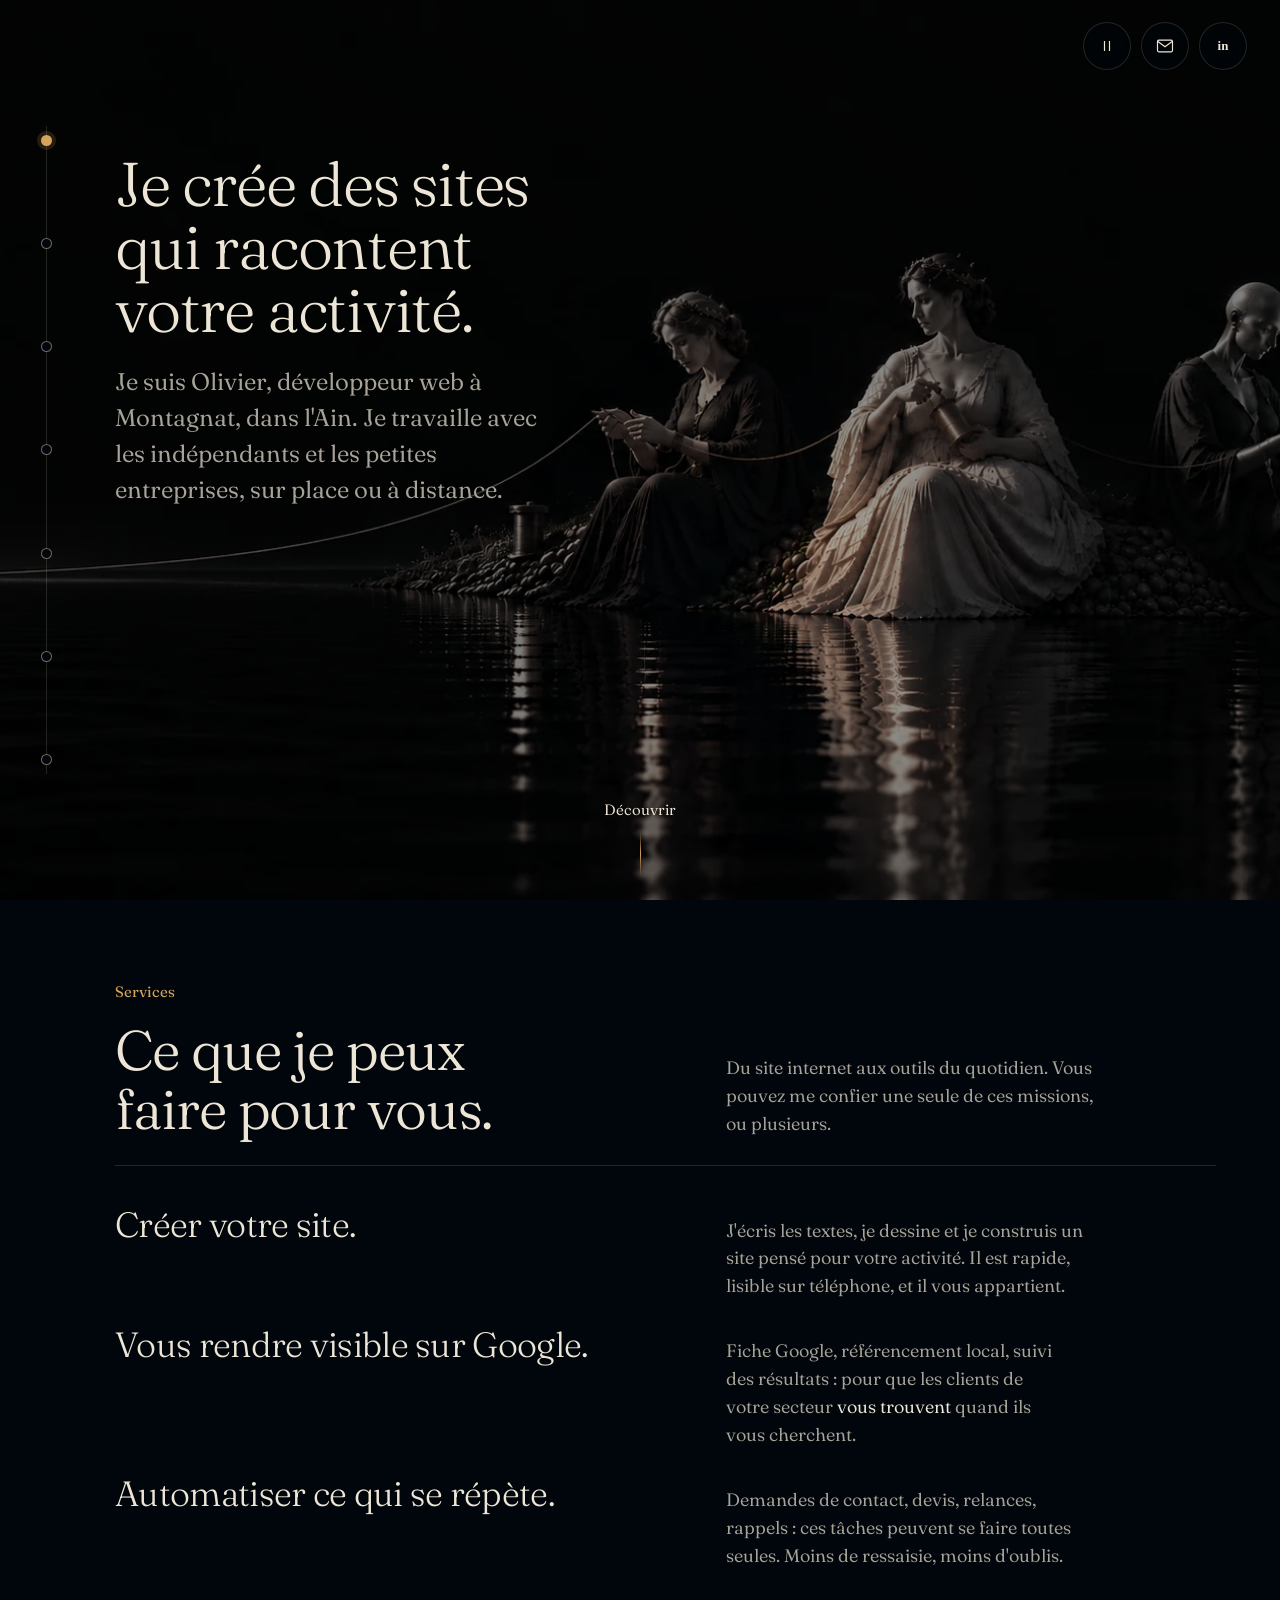
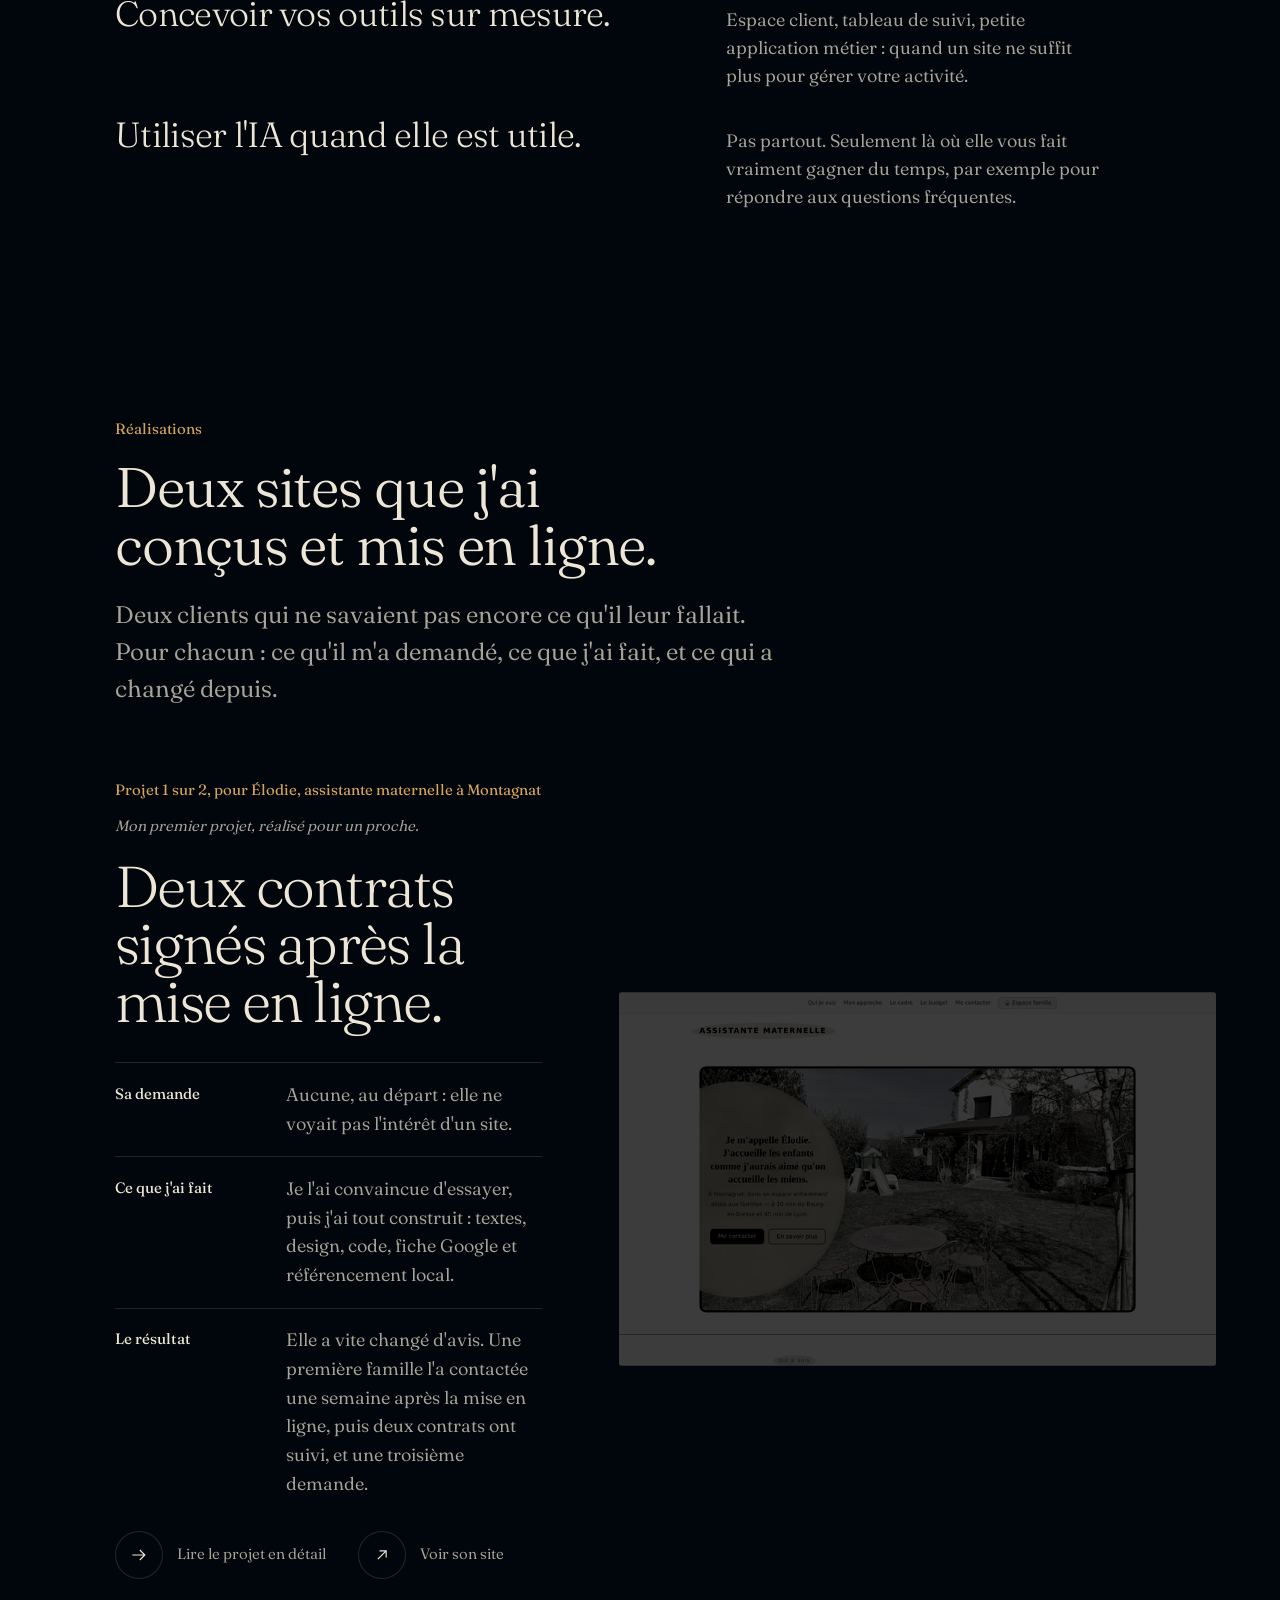
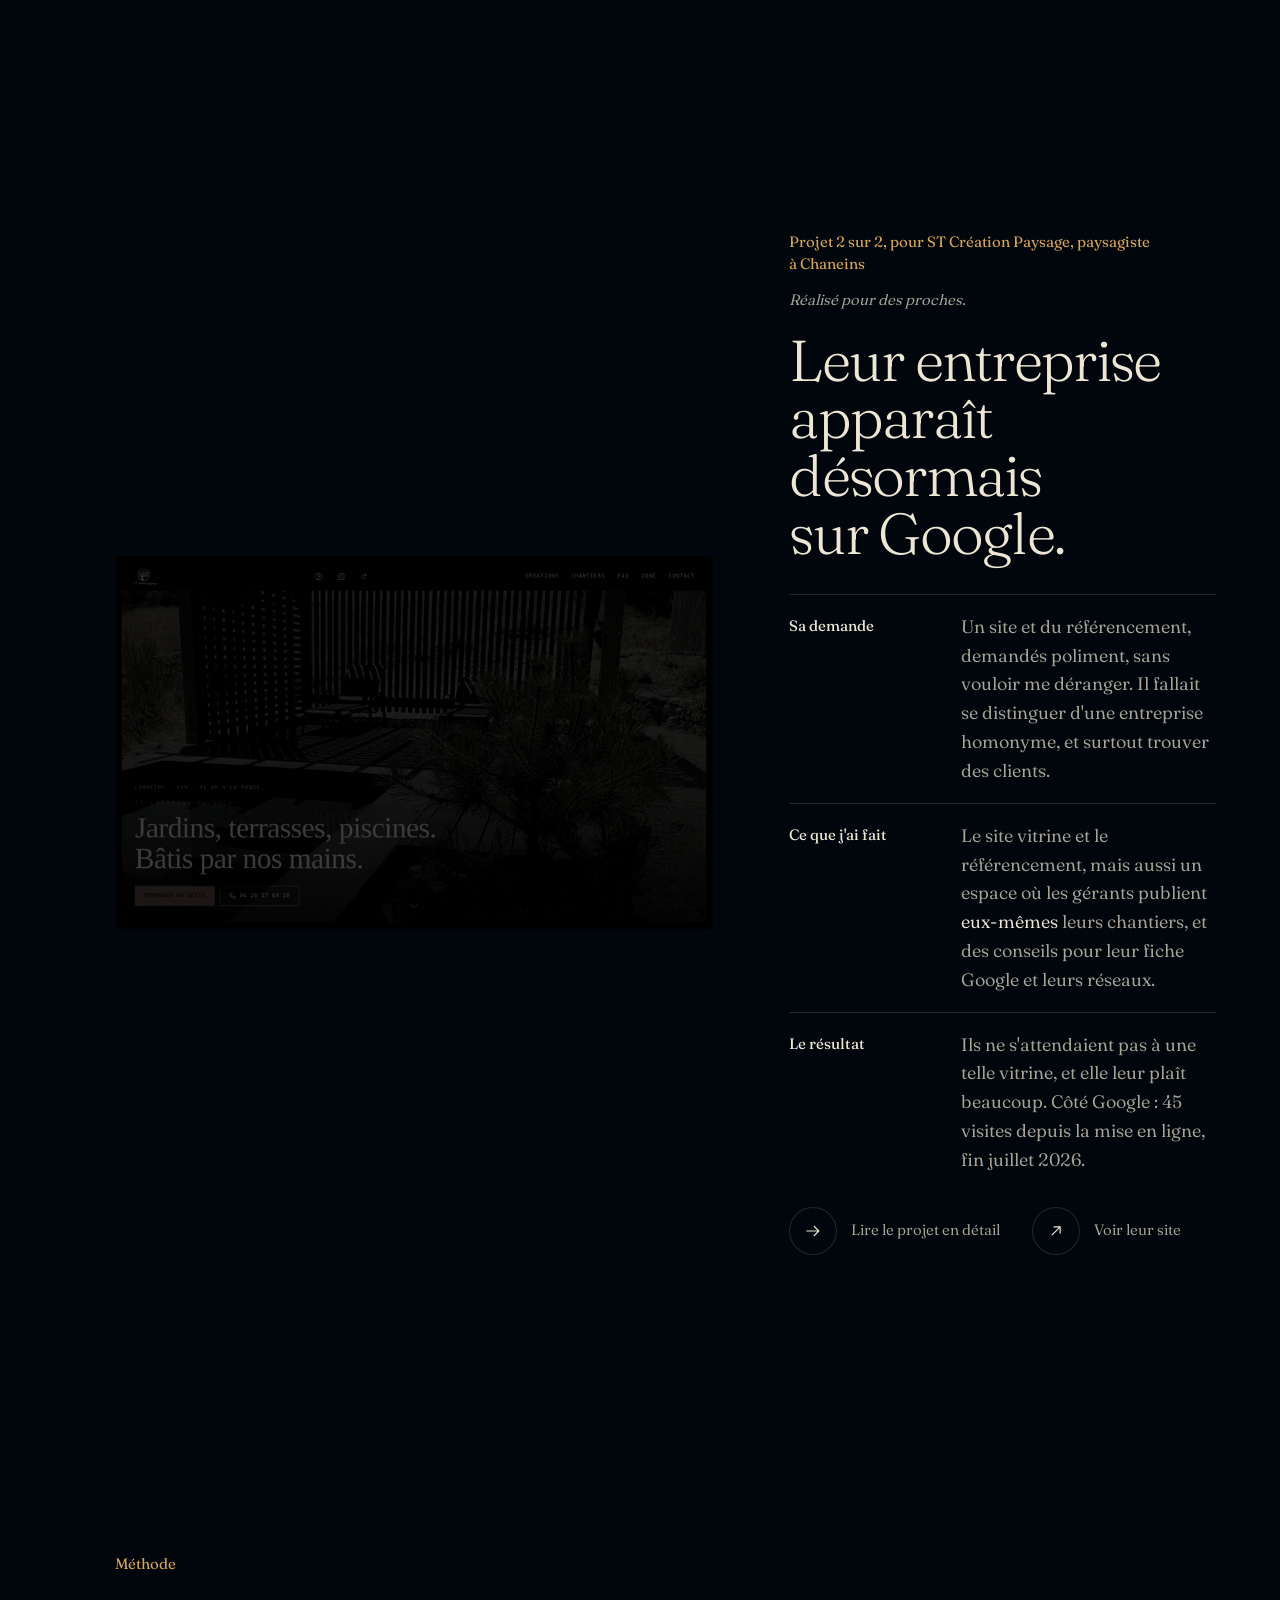
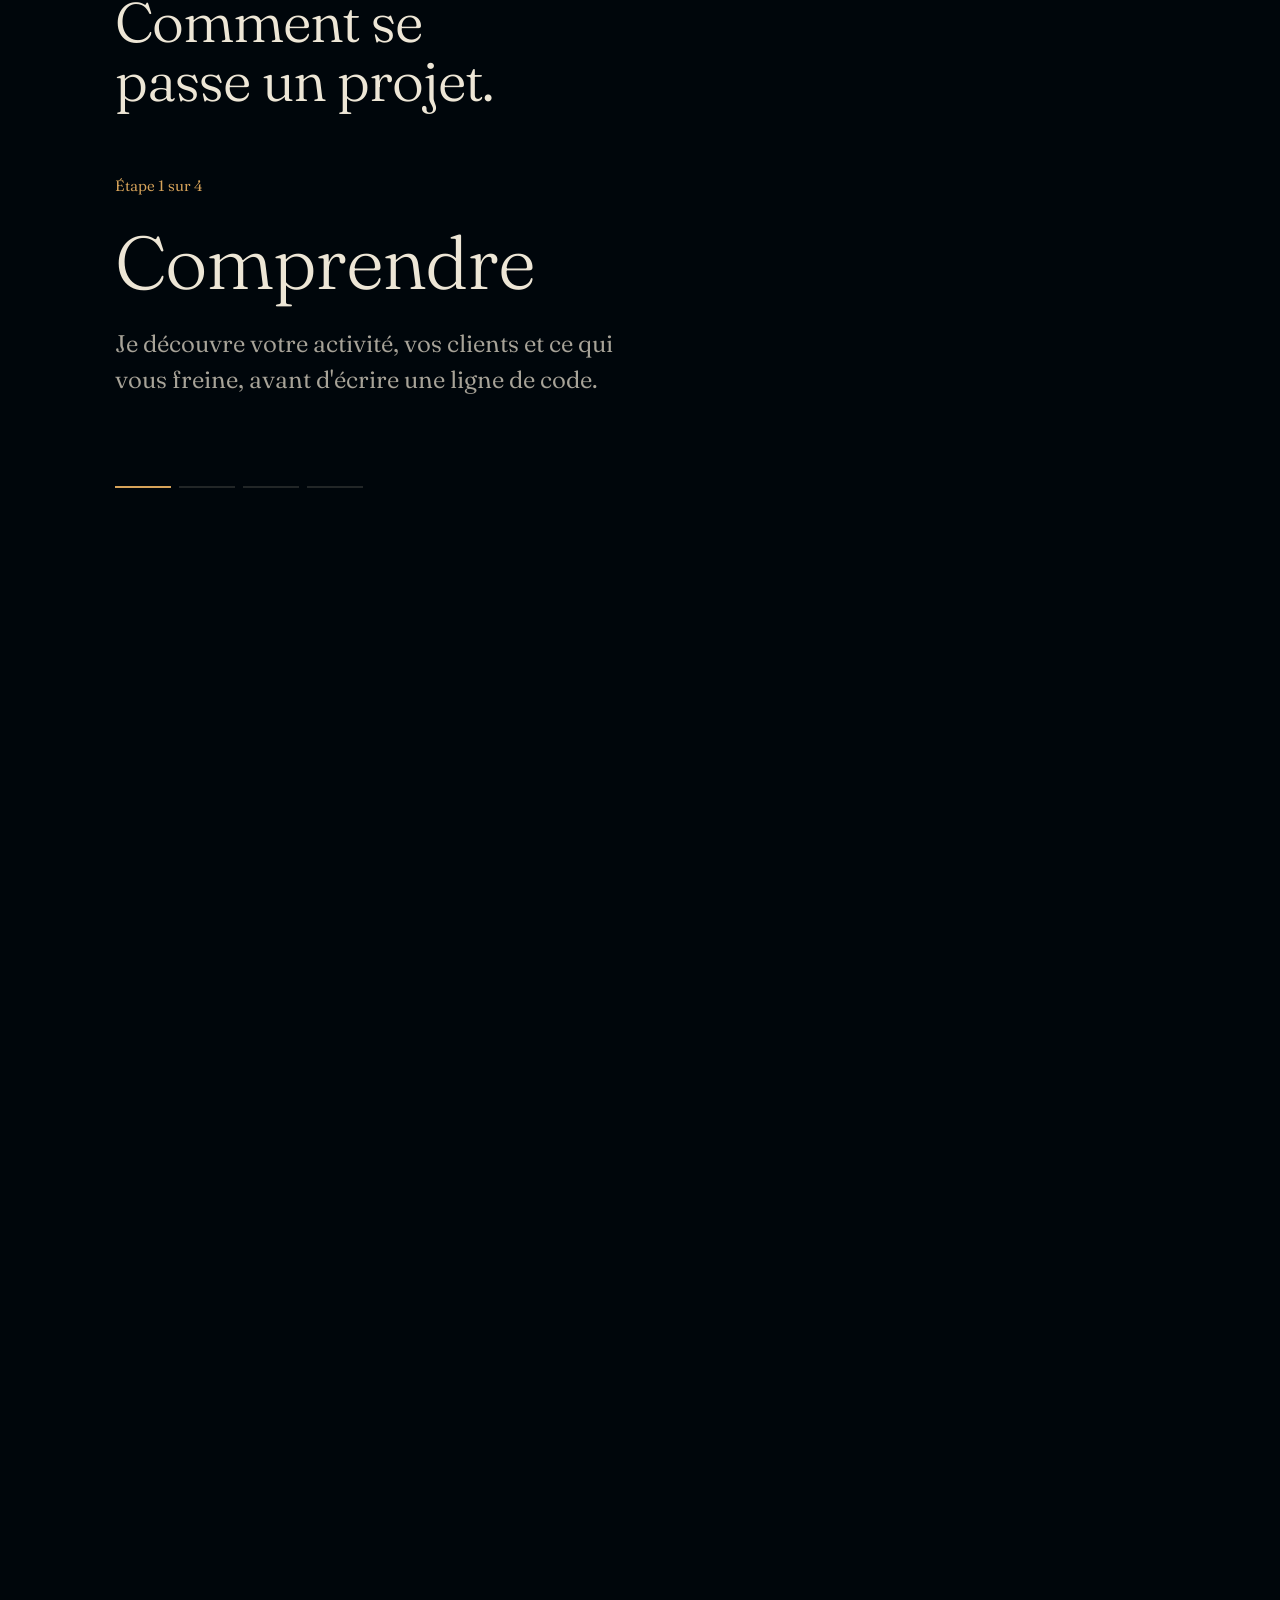
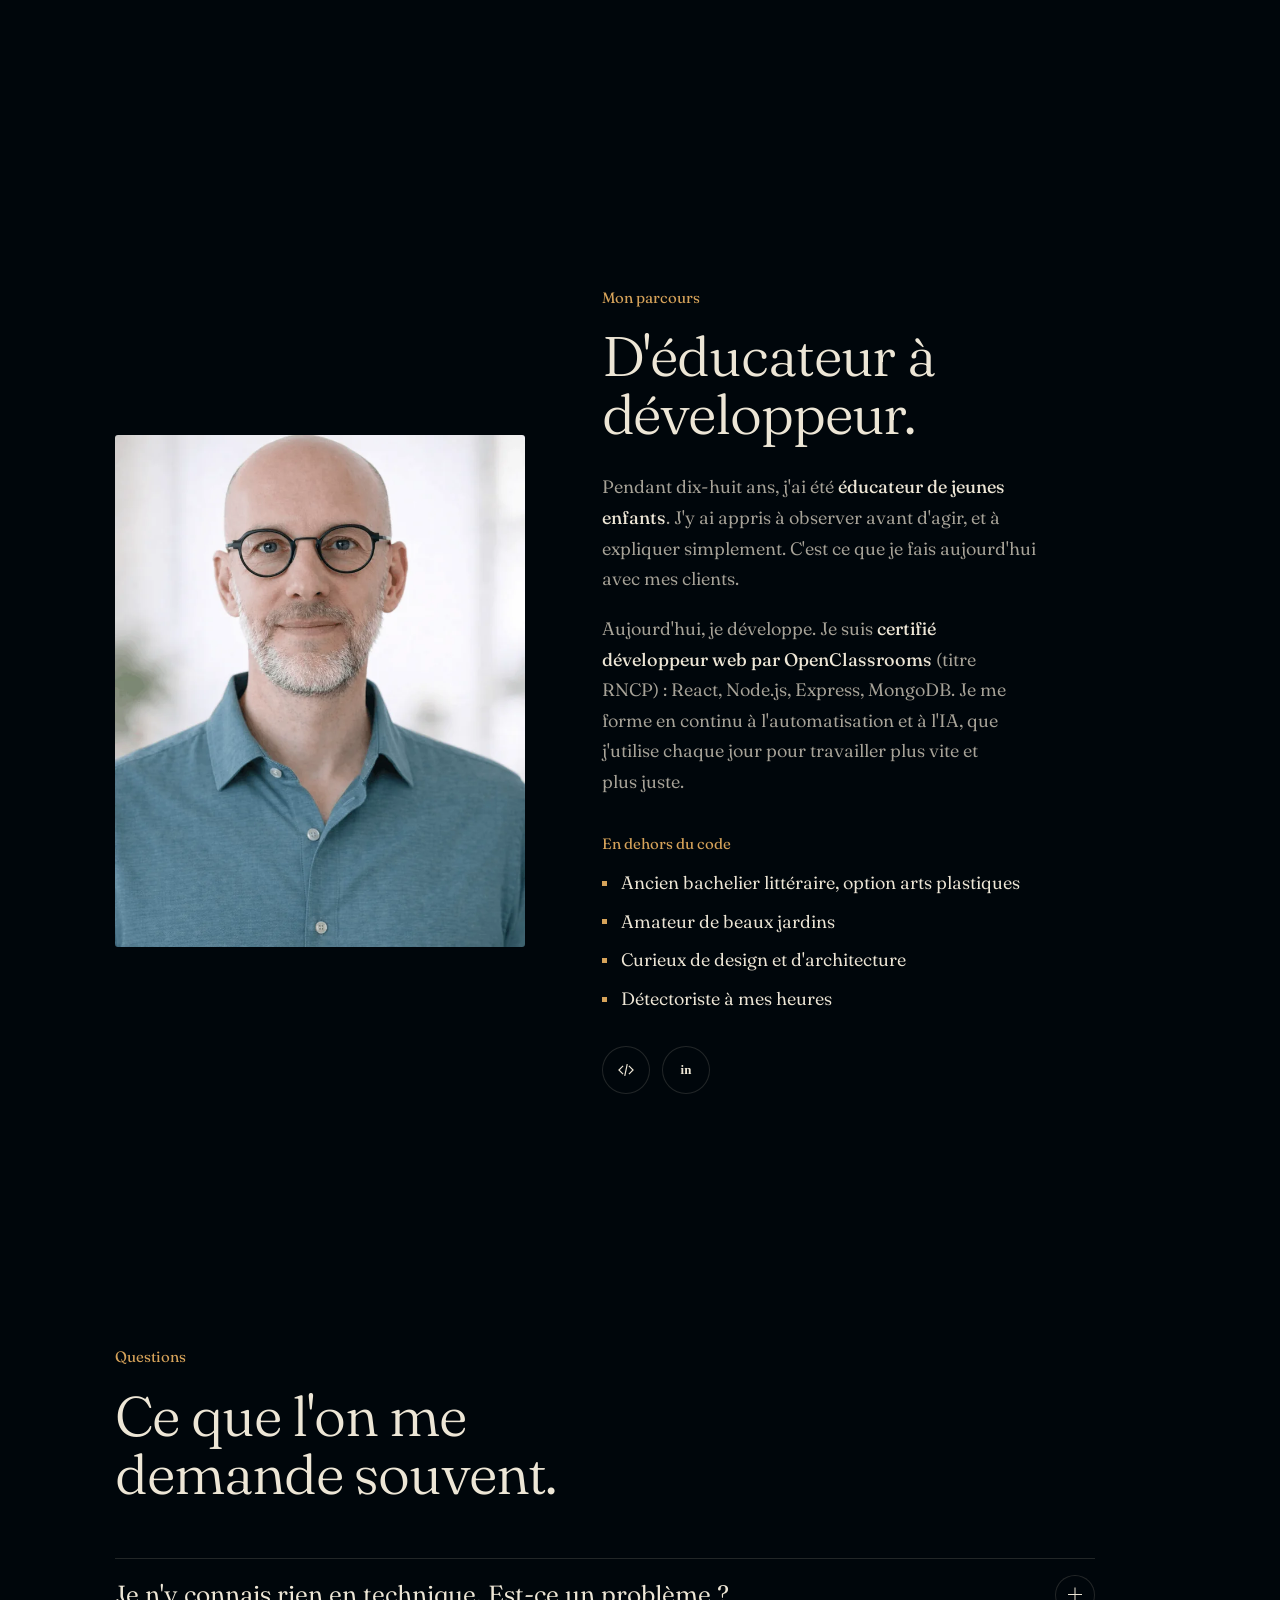
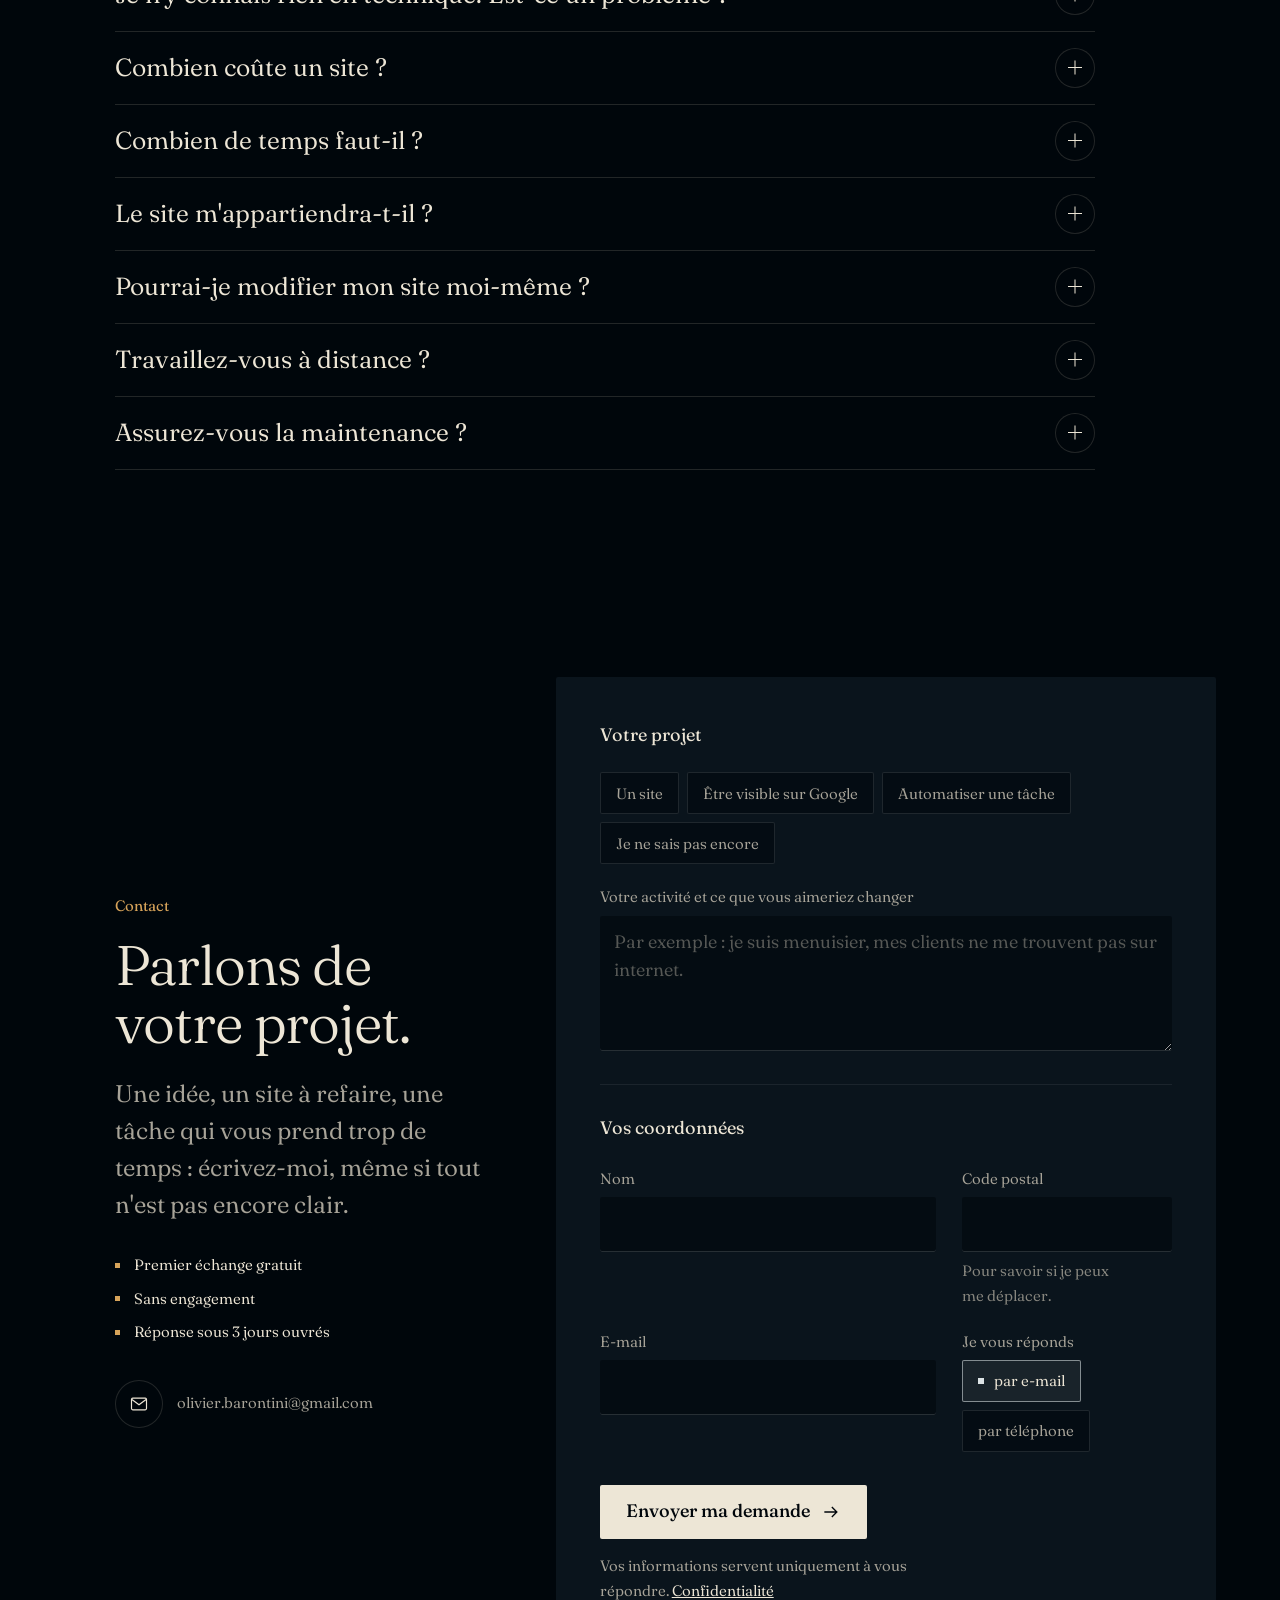
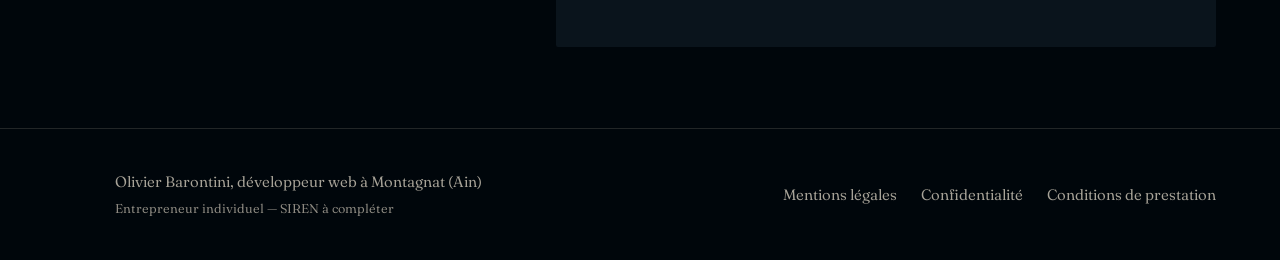
<file: index.html>
<!doctype html>
<html lang="fr">
<head>
<meta charset="utf-8">
<meta name="viewport" content="width=device-width, initial-scale=1, viewport-fit=cover">
<title>Olivier Barontini, développeur web dans l'Ain et à distance</title>
<meta name="description" content="Je construis des sites sur mesure, des automatisations et des outils d'IA utiles. Développeur web à Montagnat (Ain), en local et à distance.">
<!-- TODO(Olivier) une fois le domaine choisi : <link rel="canonical">, og:url,
     images Open Graph en URL absolue, champ "url" du JSON-LD, sitemap.xml, robots.txt. -->
<meta property="og:type" content="website">
<meta property="og:locale" content="fr_FR">
<meta property="og:title" content="Olivier Barontini, développeur web">
<meta property="og:description" content="Sites sur mesure, automatisations et IA appliquée. Dans l'Ain et à distance.">
<meta property="og:image" content="/assets/img/hero-desktop.webp">
<meta name="theme-color" content="#00060B">
<link rel="icon" href="/favicon.svg" type="image/svg+xml">
<link rel="preload" href="/assets/fonts/fraunces-var.woff2" as="font" type="font/woff2" crossorigin>

<!-- Doit s'exécuter avant l'affichage : autorise ou non les animations. -->
<script src="/assets/js/motion-flag.js"></script>

<!-- Une feuille par responsabilité (voir README). -->
<link rel="stylesheet" href="/assets/css/tokens.css">
<link rel="stylesheet" href="/assets/css/base.css">
<link rel="stylesheet" href="/assets/css/cursor.css">
<link rel="stylesheet" href="/assets/css/thread.css">
<link rel="stylesheet" href="/assets/css/hero.css">
<link rel="stylesheet" href="/assets/css/scenes.css">
<link rel="stylesheet" href="/assets/css/method.css">
<link rel="stylesheet" href="/assets/css/faq.css">
<link rel="stylesheet" href="/assets/css/contact.css">
<link rel="stylesheet" href="/assets/css/invite.css">
<link rel="stylesheet" href="/assets/css/lamp.css">

<script type="application/ld+json">
{
  "@context": "https://schema.org",
  "@type": "Person",
  "name": "Olivier Barontini",
  "jobTitle": "Développeur web",
  "email": "mailto:olivier.barontini@gmail.com",
  "address": { "@type": "PostalAddress", "addressLocality": "Montagnat", "addressRegion": "Ain", "addressCountry": "FR" },
  "knowsAbout": ["Développement web", "Automatisation", "Intelligence artificielle appliquée"],
  "sameAs": ["https://www.linkedin.com/in/olivier-barontini-5407103a3/", "https://github.com/olivierbarontini"]
}
</script>
<script type="application/ld+json">
{
  "@context": "https://schema.org",
  "@type": "FAQPage",
  "mainEntity": [
    {
      "@type": "Question",
      "name": "Je n'y connais rien en technique. Est-ce un problème ?",
      "acceptedAnswer": {
        "@type": "Answer",
        "text": "Non, c'est même pour ça que je suis là. Je vous explique chaque choix simplement, sans jargon, et vous validez chaque étape."
      }
    },
    {
      "@type": "Question",
      "name": "Combien coûte un site ?",
      "acceptedAnswer": {
        "@type": "Answer",
        "text": "Un site vitrine sur mesure démarre à 1 200 €, et se situe le plus souvent entre 1 200 et 2 500 € selon le nombre de pages et le travail de rédaction. Une première automatisation démarre à 400 €. La maintenance est facturée à part, au coup par coup ou au forfait annuel. Ces montants sont des repères, pas un tarif fixe : le prix exact dépend de votre besoin réel. Le premier échange est gratuit et sans engagement."
      }
    },
    {
      "@type": "Question",
      "name": "Combien de temps faut-il ?",
      "acceptedAnswer": {
        "@type": "Answer",
        "text": "Les délais sont courts : je travaille sur peu de projets à la fois. Le délai exact est annoncé dans le devis, et vous voyez le site avancer étape par étape."
      }
    },
    {
      "@type": "Question",
      "name": "Le site m'appartiendra-t-il ?",
      "acceptedAnswer": {
        "@type": "Answer",
        "text": "Oui. Le site, les textes et le nom de domaine sont à vous. Aucun abonnement ne vous est imposé."
      }
    },
    {
      "@type": "Question",
      "name": "Pourrai-je modifier mon site moi-même ?",
      "acceptedAnswer": {
        "@type": "Answer",
        "text": "Si vous le souhaitez, oui. Je peux prévoir un espace simple pour ajouter vos photos ou changer vos textes, comme je l'ai fait pour ST Création Paysage."
      }
    },
    {
      "@type": "Question",
      "name": "Travaillez-vous à distance ?",
      "acceptedAnswer": {
        "@type": "Answer",
        "text": "Oui. Je me déplace dans un rayon d'environ 30 km autour de Bourg-en-Bresse, et plus loin selon le projet. Partout ailleurs, je travaille à distance : visio, e-mail, étapes partagées en ligne."
      }
    },
    {
      "@type": "Question",
      "name": "Assurez-vous la maintenance ?",
      "acceptedAnswer": {
        "@type": "Answer",
        "text": "Oui. Un site laissé seul vieillit vite. Mises à jour, sauvegardes, corrections, petites évolutions, suivi de la fiche Google et des résultats : vous choisissez ce que vous me confiez, au coup par coup ou en suivi régulier."
      }
    }
  ]
}
</script>
</head>
<body>
<a class="skip-link" href="#contenu">Aller au contenu</a>

<!-- ======================================================================
     NAVIGATION — le fil (desktop) / le panneau (mobile). Voir thread.css.
     ====================================================================== -->
<div class="thread-progress" aria-hidden="true"></div>

<!-- Barre du haut (mobile et tablette) : nom + bouton Menu. -->
<header class="topbar">
  <a class="topbar-name" href="#accueil">Olivier Barontini</a>
  <button class="motion-toggle icon-link topbar-motion" type="button" aria-pressed="false" aria-label="Mettre les animations en pause">
    <svg class="icon-pause" viewBox="0 0 24 24" fill="none" stroke="currentColor" stroke-width="1.4" aria-hidden="true"><path d="M9 6v12M15 6v12"/></svg>
    <svg class="icon-play" viewBox="0 0 24 24" fill="none" stroke="currentColor" stroke-width="1.4" aria-hidden="true"><path d="M8 5.5v13l10.5-6.5z"/></svg>
  </button>
  
  <button class="thread-toggle" type="button" aria-expanded="false" aria-controls="thread">
    <span class="thread-toggle-label">Menu</span>
    <svg class="icon-open" viewBox="0 0 24 24" fill="none" stroke="currentColor" stroke-width="1.4" aria-hidden="true"><path d="M4 7h16M4 12h16M4 17h16"/></svg>
    <svg class="icon-close" viewBox="0 0 24 24" fill="none" stroke="currentColor" stroke-width="1.4" aria-hidden="true"><path d="M6 6l12 12M18 6 6 18"/></svg>
  </button>
</header>

<nav class="thread" id="thread" aria-label="Sections de la page">
  <ol class="thread-list">
    <li style="--i:0"><a href="#accueil"><span class="thread-knot" aria-hidden="true"></span><span class="thread-label">Accueil</span></a></li>
    <li style="--i:1"><a href="#services"><span class="thread-knot" aria-hidden="true"></span><span class="thread-label">Services</span></a></li>
    <li style="--i:2"><a href="#realisations"><span class="thread-knot" aria-hidden="true"></span><span class="thread-label">Réalisations</span></a></li>
    <li style="--i:3"><a href="#methode"><span class="thread-knot" aria-hidden="true"></span><span class="thread-label">Méthode</span></a></li>
    <li style="--i:4"><a href="#parcours"><span class="thread-knot" aria-hidden="true"></span><span class="thread-label">Parcours</span></a></li>
    <li style="--i:5"><a href="#questions"><span class="thread-knot" aria-hidden="true"></span><span class="thread-label">Questions</span></a></li>
    <li style="--i:6"><a href="#contact"><span class="thread-knot" aria-hidden="true"></span><span class="thread-label">Contact</span></a></li>
  </ol>
  <!-- Visible uniquement dans le panneau mobile. -->
  <div class="thread-panel-extras icon-row">
    <a class="icon-link" href="mailto:olivier.barontini@gmail.com" aria-label="M'écrire un e-mail">
      <svg viewBox="0 0 24 24" fill="none" stroke="currentColor" stroke-width="1.4" aria-hidden="true"><rect x="3" y="5" width="18" height="14" rx="1.5"/><path d="M3.5 6.5 12 13l8.5-6.5"/></svg>
    </a>
    <a class="icon-link" href="https://www.linkedin.com/in/olivier-barontini-5407103a3/" target="_blank" rel="noopener" aria-label="Mon profil LinkedIn (nouvel onglet)">
      <svg viewBox="0 0 24 24" fill="currentColor" aria-hidden="true"><text x="12" y="16.5" text-anchor="middle" font-family="Georgia,serif" font-size="15.5" font-weight="700">in</text></svg>
    </a>
    <a class="icon-link" href="https://github.com/olivierbarontini" target="_blank" rel="noopener" aria-label="Mes projets sur GitHub (nouvel onglet)">
      <svg viewBox="0 0 24 24" fill="none" stroke="currentColor" stroke-width="1.4" aria-hidden="true"><path d="M8.5 7 3.5 12l5 5M15.5 7l5 5-5 5M13.5 5l-3 14"/></svg>
    </a>
  </div>
</nav>

<!-- Contact direct, toujours à portée (desktop). -->
<div class="corner">
  <button class="motion-toggle icon-link" type="button" aria-pressed="false" aria-label="Mettre les animations en pause">
    <svg class="icon-pause" viewBox="0 0 24 24" fill="none" stroke="currentColor" stroke-width="1.4" aria-hidden="true"><path d="M9 6v12M15 6v12"/></svg>
    <svg class="icon-play" viewBox="0 0 24 24" fill="none" stroke="currentColor" stroke-width="1.4" aria-hidden="true"><path d="M8 5.5v13l10.5-6.5z"/></svg>
  </button>
  <a class="icon-link" href="#contact" aria-label="Me contacter"><svg viewBox="0 0 24 24" fill="none" stroke="currentColor" stroke-width="1.4" aria-hidden="true"><rect x="3" y="5" width="18" height="14" rx="1.5"/><path d="M3.5 6.5 12 13l8.5-6.5"/></svg></a>
  <a class="icon-link" href="https://www.linkedin.com/in/olivier-barontini-5407103a3/" target="_blank" rel="noopener" aria-label="Mon profil LinkedIn (nouvel onglet)">
    <svg viewBox="0 0 24 24" fill="currentColor" aria-hidden="true"><text x="12" y="16.5" text-anchor="middle" font-family="Georgia,serif" font-size="15.5" font-weight="700">in</text></svg>
  </a>
</div>

<!-- Pastille de contact (mobile et tablette) : apparaît après les projets
     clients, disparaît quand le formulaire est à l'écran. Voir invite.css. -->
<a class="invite" href="#contact">Me contacter</a>

<main id="contenu" tabindex="-1">

  <!-- ====================================================================
       1. HERO — une image, une phrase.
       ==================================================================== -->
  <section class="hero" id="accueil" aria-labelledby="hero-title">
    <div class="hero-media">
      <picture class="hero-base">
        <source media="(min-width: 1100px)" srcset="/assets/img/hero-desktop.webp">
        <source media="(min-width: 700px)" srcset="/assets/img/hero-tablet.webp">
        <img src="/assets/img/hero-mobile.webp" width="940" height="1674" fetchpriority="high"
             alt="Trois fileuses au bord d'une eau sombre, reliées par un fil doré qui part d'un point de lumière.">
      </picture>
      <!-- Même image, en couleurs, révélée par le halo (décorative). -->
      <picture class="hero-lit" aria-hidden="true">
        <source media="(min-width: 1100px)" srcset="/assets/img/hero-desktop.webp">
        <source media="(min-width: 700px)" srcset="/assets/img/hero-tablet.webp">
        <img src="/assets/img/hero-mobile.webp" width="940" height="1674" alt="">
      </picture>
    </div>

    <div class="hero-text">
      <h1 id="hero-title">Je crée des sites qui racontent votre activité.</h1>
      <p>Je suis Olivier, développeur web à Montagnat, dans l'Ain. Je travaille avec les indépendants et les petites entreprises, sur place ou à distance.</p>
      <!-- Mobile uniquement (masqué au-dessus de 900 px, voir hero.css) :
           le Hero desktop reste volontairement sans appel à l'action. -->
      <a class="hero-contact" href="#contact">Me contacter</a>
    </div>

    <a class="hero-cue" href="#services">Découvrir<span aria-hidden="true"></span></a>
  </section>

  <!-- ====================================================================
       2. SERVICES — cinq services, tous écrits de la même façon :
       un verbe à l'infinitif (ce que je fais), puis une phrase qui dit
       ce que le client y gagne. Garder cette règle pour tout ajout.
       ==================================================================== -->
  <section class="scene" id="services" data-reveal aria-labelledby="t-offre">
    <div class="section-head">
      <p class="kicker">Services</p>
      <h2 id="t-offre">Ce que je peux faire pour vous.</h2>
      <p class="lead">Du site internet aux outils du quotidien. Vous pouvez me confier une seule de ces missions, ou plusieurs.</p>
    </div>
    <div class="offer fade">
      <div class="offer-item">
        <h3>Créer votre site.</h3>
        <p>J'écris les textes, je dessine et je construis un site pensé pour votre activité. Il est rapide, lisible sur téléphone, et il vous appartient.</p>
      </div>
      <div class="offer-item">
        <h3>Vous rendre visible sur Google.</h3>
        <p>Fiche Google, référencement local, suivi des résultats&nbsp;: pour que les clients de votre secteur <span class="lumen">vous trouvent</span> quand ils vous cherchent.</p>
      </div>
      <div class="offer-item">
        <h3>Automatiser ce qui se répète.</h3>
        <p>Demandes de contact, devis, relances, rappels&nbsp;: ces tâches peuvent <span class="lumen">se faire toutes seules</span>. Moins de ressaisie, moins d'oublis.</p>
      </div>
      <div class="offer-item">
        <h3>Concevoir vos outils sur mesure.</h3>
        <p>Espace client, tableau de suivi, petite application métier&nbsp;: quand un site ne suffit plus pour gérer votre activité.</p>
      </div>
      <div class="offer-item">
        <h3>Utiliser l'IA quand elle est utile.</h3>
        <p>Pas partout. Seulement là où elle vous fait vraiment gagner du temps, par exemple pour répondre aux questions fréquentes.</p>
      </div>
    </div>
  </section>

  <!-- ====================================================================
       3. RÉALISATIONS — une introduction, puis deux projets.
       Chaque projet suit le même ordre de lecture : pour qui, le résultat
       (en grand), puis sa demande / ce que j'ai fait / le résultat en détail.
       Chiffres donnés par les clients ou relevés dans la Search Console.
       ==================================================================== -->
  <section id="realisations" aria-labelledby="t-realisations">
    <div class="scene scene--intro" data-reveal>
      <div class="section-head fade">
        <p class="kicker">Réalisations</p>
        <h2 id="t-realisations">Deux sites que j'ai conçus et mis en ligne.</h2>
        <p class="lead">Deux clients qui ne savaient pas encore ce qu'il leur fallait. Pour chacun&nbsp;: ce qu'il m'a demandé, ce que j'ai fait, et ce qui a changé depuis.</p>
      </div>
    </div>

    <article class="scene" id="elodie" data-reveal aria-labelledby="t-elodie">
      <div class="proof">
        <div class="proof-text fade">
          <p class="kicker">Projet 1 sur 2, pour Élodie, assistante maternelle à Montagnat</p>
          <!-- Transparence : projets réalisés pour des proches (choix du 24/09/2026). -->
          <p class="proof-status">Mon premier projet, réalisé pour un proche.</p>
          <h3 class="proof-statement" id="t-elodie">Deux contrats signés après la mise en ligne.</h3>
          <dl class="proof-facts">
            <div><dt>Sa demande</dt><dd>Aucune, au départ&nbsp;: elle ne voyait pas l'intérêt d'un site.</dd></div>
            <div><dt>Ce que j'ai fait</dt><dd>Je l'ai convaincue d'essayer, puis j'ai tout construit&nbsp;: textes, design, code, fiche Google et référencement local.</dd></div>
            <div><dt>Le résultat</dt><dd>Elle a vite changé d'avis. Une première famille l'a contactée <span class="lumen">une semaine</span> après la mise en ligne, puis deux contrats ont suivi, et une troisième demande.</dd></div>
          </dl>
          <div class="action-row">
            <a class="action" href="/projets/elodie-assistante-maternelle/"><span class="action-icon" aria-hidden="true"><svg viewBox="0 0 24 24" fill="none" stroke="currentColor" stroke-width="1.4"><path d="M4 12h15M13 6l6 6-6 6"/></svg></span><span class="action-label">Lire le projet en détail</span><span class="sr-only"> : le site d'Élodie</span></a>
            <a class="action" href="https://elodie-assistante-maternelle.fr" target="_blank" rel="noopener"><span class="action-icon" aria-hidden="true"><svg viewBox="0 0 24 24" fill="none" stroke="currentColor" stroke-width="1.4"><path d="M7 17 17 7M9 7h8v8"/></svg></span><span class="action-label">Voir son site</span><span class="sr-only"> (nouvel onglet)</span></a>
          </div>
        </div>
        <div class="frame" data-lamp>
          <picture>
          <source type="image/avif" srcset="/assets/img/elodie-assistante-maternelle-800.avif 800w, /assets/img/elodie-assistante-maternelle-1200.avif 1200w" sizes="(min-width: 900px) 55vw, 100vw">
          <img src="/assets/img/elodie-assistante-maternelle-1200.webp"
               srcset="/assets/img/elodie-assistante-maternelle-800.webp 800w, /assets/img/elodie-assistante-maternelle-1200.webp 1200w"
               sizes="(min-width: 900px) 55vw, 100vw" width="1200" height="750" loading="lazy" decoding="async"
               alt="Page d'accueil du site d'Élodie : le jardin et l'aire de jeux en grande image, avec l'accroche « Je m'appelle Élodie ».">
        </picture>
        </div>
      </div>
    </article>

    <article class="scene" id="st-creation-paysage" data-reveal aria-labelledby="t-st">
      <div class="proof proof--mirror">
        <div class="proof-text fade">
          <p class="kicker">Projet 2 sur 2, pour ST Création Paysage, paysagiste à Chaneins</p>
          <p class="proof-status">Réalisé pour des proches.</p>
          <h3 class="proof-statement" id="t-st">Leur entreprise apparaît désormais sur Google.</h3>
          <dl class="proof-facts">
            <div><dt>Sa demande</dt><dd>Un site et du référencement, demandés poliment, sans vouloir me déranger. Il fallait se distinguer d'une entreprise homonyme, et surtout trouver des clients.</dd></div>
            <div><dt>Ce que j'ai fait</dt><dd>Le site vitrine et le référencement, mais aussi un espace où les gérants publient <span class="lumen">eux-mêmes</span> leurs chantiers, et des conseils pour leur fiche Google et leurs réseaux.</dd></div>
            <div><dt>Le résultat</dt><dd>Ils ne s'attendaient pas à une telle vitrine, et elle leur plaît beaucoup. Côté Google&nbsp;: 45 visites depuis la mise en ligne, fin juillet 2026.</dd></div>
          </dl>
          <div class="action-row">
            <a class="action" href="/projets/st-creation-paysage/"><span class="action-icon" aria-hidden="true"><svg viewBox="0 0 24 24" fill="none" stroke="currentColor" stroke-width="1.4"><path d="M4 12h15M13 6l6 6-6 6"/></svg></span><span class="action-label">Lire le projet en détail</span><span class="sr-only"> : ST Création Paysage</span></a>
            <a class="action" href="https://www.st-creation-paysage.fr" target="_blank" rel="noopener"><span class="action-icon" aria-hidden="true"><svg viewBox="0 0 24 24" fill="none" stroke="currentColor" stroke-width="1.4"><path d="M7 17 17 7M9 7h8v8"/></svg></span><span class="action-label">Voir leur site</span><span class="sr-only"> (nouvel onglet)</span></a>
          </div>
        </div>
        <div class="frame" data-lamp>
          <picture>
          <source type="image/avif" srcset="/assets/img/st-creation-paysage-800.avif 800w, /assets/img/st-creation-paysage-1200.avif 1200w" sizes="(min-width: 900px) 55vw, 100vw">
          <img src="/assets/img/st-creation-paysage-1200.webp"
               srcset="/assets/img/st-creation-paysage-800.webp 800w, /assets/img/st-creation-paysage-1200.webp 1200w"
               sizes="(min-width: 900px) 55vw, 100vw" width="1200" height="750" loading="lazy" decoding="async"
               alt="Page d'accueil du site ST Création Paysage : une terrasse en bois au bord d'une piscine, titre « Jardins, terrasses, piscines. Bâtis par nos mains. »">
        </picture>
        </div>
      </div>
    </article>
  </section>

  <!-- ====================================================================
       4. MÉTHODE — une vraie séquence, donc numérotée. Voir method.css.
       Chaque étape commence par « Je » : c'est moi qui agis, vous validez.
       ==================================================================== -->
  <section class="method" id="methode" aria-labelledby="t-methode">
    <div class="method-inner">
      <p class="kicker">Méthode</p>
      <h2 id="t-methode">Comment se passe un projet.</h2>
      <ol class="steps">
        <li class="step is-current">
          <span class="step-num">Étape 1 sur 4</span>
          <h3>Comprendre</h3>
          <p>Je découvre votre activité, vos clients et ce qui vous freine, avant d'écrire une ligne de code.</p>
        </li>
        <li class="step">
          <span class="step-num">Étape 2 sur 4</span>
          <h3>Proposer</h3>
          <p>Je vous montre une première direction&nbsp;: textes, design, fonctionnement. On l'ajuste ensemble.</p>
        </li>
        <li class="step">
          <span class="step-num">Étape 3 sur 4</span>
          <h3>Construire</h3>
          <p>Je construis, et vous voyez le projet avancer. Le résultat est rapide, accessible, et vous appartient.</p>
        </li>
        <li class="step">
          <span class="step-num">Étape 4 sur 4</span>
          <h3>Suivre</h3>
          <p>Après la mise en ligne, je reste disponible&nbsp;: corrections, évolutions, fiche Google, résultats mesurés.</p>
        </li>
      </ol>
      <div class="step-meter">
        <button type="button" aria-label="Étape 1 : Comprendre"></button>
        <button type="button" aria-label="Étape 2 : Proposer"></button>
        <button type="button" aria-label="Étape 3 : Construire"></button>
        <button type="button" aria-label="Étape 4 : Suivre"></button>
      </div>
    </div>
  </section>

  <!-- ====================================================================
       5. PARCOURS — formation classique, travail épaulé par l'IA.
       ==================================================================== -->
  <section class="scene" id="parcours" data-reveal aria-labelledby="t-parcours">
    <div class="journey">
      <!-- PHOTO À REMPLACER : déposer la nouvelle image sous le même nom,
           /assets/img/portrait.webp, au format 4:5 (idéalement 720 × 900 px,
           WebP, moins de 150 ko). Rien d'autre à modifier, sauf le texte
           alternatif ci-dessous si le cadrage change. -->
      <picture class="frame">
        <img src="/assets/img/portrait.webp" width="720" height="900" loading="lazy" decoding="async"
             alt="Portrait d'Olivier Barontini.">
      </picture>
      <div class="journey-text fade">
        <p class="kicker">Mon parcours</p>
        <h2 id="t-parcours">D'éducateur à développeur.</h2>
        <p>Pendant dix-huit ans, j'ai été <strong>éducateur de jeunes enfants</strong>. J'y ai appris à observer avant d'agir, et à expliquer simplement. C'est ce que je fais aujourd'hui avec mes clients.</p>
        <p>Aujourd'hui, je développe. Je suis <strong>certifié développeur web par OpenClassrooms</strong> (titre RNCP)&nbsp;: React, Node.js, Express, MongoDB. Je me forme en continu à l'automatisation et à l'IA, que j'utilise chaque jour pour travailler plus vite et plus juste.</p>
        <!-- Ce qui nourrit le regard : des traits personnels, pas des compétences
             techniques. À enrichir ou alléger librement (une ligne = un <li>). -->
        <h3 class="traits-title">En dehors du code</h3>
        <ul class="traits">
          <li>Ancien bachelier littéraire, option arts plastiques</li>
          <li>Amateur de beaux jardins</li>
          <li>Curieux de design et d'architecture</li>
          <li>Détectoriste à mes heures</li>
        </ul>
        <div class="icon-row">
          <a class="icon-link" href="https://github.com/olivierbarontini" target="_blank" rel="noopener" aria-label="Mes projets sur GitHub (nouvel onglet)">
            <svg aria-hidden="true" viewBox="0 0 24 24" fill="none" stroke="currentColor" stroke-width="1.4"><path d="M8.5 7 3.5 12l5 5M15.5 7l5 5-5 5M13.5 5l-3 14"/></svg>
          </a>
          <a class="icon-link" href="https://www.linkedin.com/in/olivier-barontini-5407103a3/" target="_blank" rel="noopener" aria-label="Mon profil LinkedIn (nouvel onglet)">
            <svg aria-hidden="true" viewBox="0 0 24 24" fill="currentColor"><text x="12" y="16.5" text-anchor="middle" font-family="Georgia,serif" font-size="15.5" font-weight="700">in</text></svg>
          </a>
        </div>
      </div>
    </div>
  </section>

  <!-- ====================================================================
       6. QUESTIONS — <details> natif : s'ouvre au clic ou au clavier,
       fonctionne sans JavaScript. Données structurées FAQPage dans le <head>.
       ==================================================================== -->
  <section class="scene" id="questions" data-reveal aria-labelledby="t-questions">
    <div class="faq">
      <div class="section-head">
        <p class="kicker">Questions</p>
        <h2 id="t-questions">Ce que l'on me demande souvent.</h2>
      </div>
      <div class="faq-list fade">
        <details class="faq-item">
          <summary><span>Je n'y connais rien en technique. Est-ce un problème ?</span><span class="faq-sign" aria-hidden="true"></span></summary>
          <p>Non, c'est même pour ça que je suis là. Je vous explique chaque choix simplement, sans jargon, et vous validez chaque étape.</p>
        </details>
        <!-- TARIFS À AJUSTER : ce sont des repères de marché, pas vos prix
             définitifs. Dès que vous aurez fait trois devis réels, remplacez
             ces montants par vos propres fourchettes. -->
        <details class="faq-item">
          <summary><span>Combien coûte un site ?</span><span class="faq-sign" aria-hidden="true"></span></summary>
          <p>Un site vitrine sur mesure démarre à 1&nbsp;200&nbsp;€, et se situe le plus souvent entre 1&nbsp;200 et 2&nbsp;500&nbsp;€ selon le nombre de pages et le travail de rédaction. Une première automatisation démarre à 400&nbsp;€. La maintenance est facturée à part, au coup par coup ou au forfait annuel.</p>
          <p>Ces montants sont des repères, pas un tarif fixe&nbsp;: le prix exact dépend de votre besoin réel. Le premier échange est gratuit et sans engagement.</p>
        </details>
        <details class="faq-item">
          <summary><span>Combien de temps faut-il ?</span><span class="faq-sign" aria-hidden="true"></span></summary>
          <p>Les délais sont courts&nbsp;: je travaille sur peu de projets à la fois. Le délai exact est annoncé dans le devis, et vous voyez le site avancer étape par étape.</p>
        </details>
        <details class="faq-item">
          <summary><span>Le site m'appartiendra-t-il ?</span><span class="faq-sign" aria-hidden="true"></span></summary>
          <p>Oui. Le site, les textes et le nom de domaine sont à vous. Aucun abonnement ne vous est imposé.</p>
        </details>
        <details class="faq-item">
          <summary><span>Pourrai-je modifier mon site moi-même ?</span><span class="faq-sign" aria-hidden="true"></span></summary>
          <p>Si vous le souhaitez, oui. Je peux prévoir un espace simple pour ajouter vos photos ou changer vos textes, comme je l'ai fait pour ST Création Paysage.</p>
        </details>
        <details class="faq-item">
          <summary><span>Travaillez-vous à distance ?</span><span class="faq-sign" aria-hidden="true"></span></summary>
          <p>Oui. Je me déplace dans un rayon d'environ 30&nbsp;km autour de Bourg-en-Bresse, et plus loin selon le projet. Partout ailleurs, je travaille à distance&nbsp;: visio, e-mail, étapes partagées en ligne.</p>
        </details>
        <details class="faq-item">
          <summary><span>Assurez-vous la maintenance&nbsp;?</span><span class="faq-sign" aria-hidden="true"></span></summary>
          <p>Oui. Un site laissé seul vieillit vite. Mises à jour, sauvegardes, corrections, petites évolutions, suivi de la fiche Google et des résultats&nbsp;: vous choisissez ce que vous me confiez, au coup par coup ou en suivi régulier.</p>
        </details>
      </div>
    </div>
  </section>

  <!-- ====================================================================
       7. CONTACT — Netlify Forms, puis copie automatique vers Airtable
       (netlify/functions/submission-created.mjs).
       ==================================================================== -->
  <section class="scene" id="contact" aria-labelledby="t-contact">
    <div class="contact">
      <div class="contact-intro">
        <p class="kicker">Contact</p>
        <h2 id="t-contact">Parlons de votre projet.</h2>
        <p class="lead">Une idée, un site à refaire, une tâche qui vous prend trop de temps&nbsp;: écrivez-moi, <span class="lumen">même si tout n'est pas encore clair</span>.</p>
        <!-- ENGAGEMENT : le délai annoncé ici doit être tenu.
             Validé le 22/09/2026 à trois jours ouvrés. -->
        <ul class="assurances">
          <li>Premier échange gratuit</li>
          <li>Sans engagement</li>
          <li>Réponse sous 3 jours ouvrés</li>
        </ul>
        <div class="action-row">
          <a class="action" href="mailto:olivier.barontini@gmail.com"><span class="action-icon" aria-hidden="true"><svg viewBox="0 0 24 24" fill="none" stroke="currentColor" stroke-width="1.4"><rect x="3" y="5" width="18" height="14" rx="1.5"/><path d="M3.5 6.5 12 13l8.5-6.5"/></svg></span><span class="action-label">olivier.barontini@gmail.com</span></a>
        </div>
      </div>

      <!-- Deux groupes, dans l'ordre où l'on pense : le projet, puis comment
           vous joindre. Les choix du projet reprennent les mots de la
           section Services. Le téléphone et le créneau ne sont demandés que
           si la personne préfère être appelée (contact-prefs.js).
           Sans JavaScript, tout est affiché et le téléphone reste facultatif. -->
      <form class="form" name="contact" method="POST" action="/merci/"
            data-netlify="true" netlify-honeypot="bot-field">
        <input type="hidden" name="form-name" value="contact">
        <p class="form-trap" aria-hidden="true">
          <label>Ne pas remplir <input name="bot-field" tabindex="-1" autocomplete="off"></label>
        </p>

        <fieldset class="form-group">
          <legend>Votre projet</legend>
          <div class="choices" role="radiogroup" aria-label="Votre projet concerne">
            <label class="choice"><input type="radio" name="projet" value="Site" required><span>Un site</span></label>
            <label class="choice"><input type="radio" name="projet" value="Visibilité Google"><span>Être visible sur Google</span></label>
            <label class="choice"><input type="radio" name="projet" value="Automatisation / IA"><span>Automatiser une tâche</span></label>
            <label class="choice"><input type="radio" name="projet" value="À définir"><span>Je ne sais pas encore</span></label>
          </div>
          <div class="field">
            <label for="f-message">Votre activité et ce que vous aimeriez changer</label>
            <textarea id="f-message" name="message" required maxlength="5000" rows="4" placeholder="Par exemple : je suis menuisier, mes clients ne me trouvent pas sur internet."></textarea>
          </div>
        </fieldset>

        <fieldset class="form-group">
          <legend>Vos coordonnées</legend>
          <div class="field-row field-row--name">
            <div class="field">
              <label for="f-nom">Nom</label>
              <input id="f-nom" name="nom" type="text" autocomplete="name" required maxlength="120">
            </div>
            <div class="field">
              <label for="f-cp">Code postal</label>
              <input id="f-cp" name="code_postal" type="text" inputmode="numeric" autocomplete="postal-code" required pattern="[0-9]{5}" maxlength="5" title="Cinq chiffres, par exemple 01250" aria-describedby="h-cp">
              <p class="hint" id="h-cp">Pour savoir si je peux me déplacer.</p>
            </div>
          </div>
          <div class="field-row field-row--reply">
          <div class="field">
            <label for="f-email">E-mail</label>
            <input id="f-email" name="email" type="email" autocomplete="email" required maxlength="200">
          </div>
          <div class="field">
            <span class="field-label" id="l-pref">Je vous réponds</span>
            <div class="choices" role="radiogroup" aria-labelledby="l-pref">
              <label class="choice"><input type="radio" name="preference" value="E-mail" checked><span>par e-mail</span></label>
              <label class="choice"><input type="radio" name="preference" value="Téléphone"><span>par téléphone</span></label>
            </div>
          </div>
          </div>
          <div class="call" id="call">
            <div class="field">
              <label for="f-tel">Téléphone</label>
              <input id="f-tel" name="telephone" type="tel" autocomplete="tel" maxlength="20" pattern="[0-9 +.()-]{10,20}" title="Par exemple 06 12 34 56 78">
            </div>
            <div class="field">
              <span class="field-label" id="l-creneau">De préférence</span>
              <div class="choices" role="radiogroup" aria-labelledby="l-creneau">
                <label class="choice"><input type="radio" name="creneau" value="Matin"><span>le matin</span></label>
                <label class="choice"><input type="radio" name="creneau" value="Midi"><span>le midi</span></label>
                <label class="choice"><input type="radio" name="creneau" value="Fin de journée"><span>en fin de journée</span></label>
                <label class="choice"><input type="radio" name="creneau" value="Peu importe" checked><span>peu importe</span></label>
              </div>
            </div>
          </div>
        </fieldset>

        <div class="form-send">
          <button class="btn btn--send" type="submit">
            <span>Envoyer ma demande</span>
            <svg viewBox="0 0 24 24" fill="none" stroke="currentColor" stroke-width="1.6" aria-hidden="true"><path d="M4 12h15M13 6l6 6-6 6"/></svg>
          </button>
          <p class="form-note">Vos informations servent uniquement à vous répondre. <a href="/confidentialite/">Confidentialité</a></p>
        </div>
        <p class="form-status" role="status" aria-live="polite"></p>
      </form>
    </div>
  </section>
</main>

<footer class="site-footer">
  <!-- Identité légale : à compléter dès l'obtention du SIREN. -->
  <p>Olivier Barontini, développeur web à Montagnat (Ain)<br>
  <small>Entrepreneur individuel — SIREN <span class="todo">à compléter</span></small></p>
  <nav aria-label="Informations légales">
    <ul>
      <li><a href="/mentions-legales/">Mentions légales</a></li>
      <li><a href="/confidentialite/">Confidentialité</a></li>
      <li><a href="/cgv/">Conditions de prestation</a></li>
    </ul>
  </nav>
</footer>

<!-- Un script par responsabilité, chargés en différé (après le HTML). -->
<script src="/assets/js/thread-nav.js" defer></script>
<script src="/assets/js/hero-reveal.js" defer></script>
<script src="/assets/js/scene-reveal.js" defer></script>
<script src="/assets/js/method-steps.js" defer></script>
<script src="/assets/js/contact-prefs.js" defer></script>
<script src="/assets/js/contact-form.js" defer></script>
<script src="/assets/js/cursor.js" defer></script>
<script src="/assets/js/offer-toggle.js" defer></script>
<script src="/assets/js/invite.js" defer></script>
<script src="/assets/js/lamp.js" defer></script>
<script src="/assets/js/motion-toggle.js" defer></script>
</body>
</html>
</file>
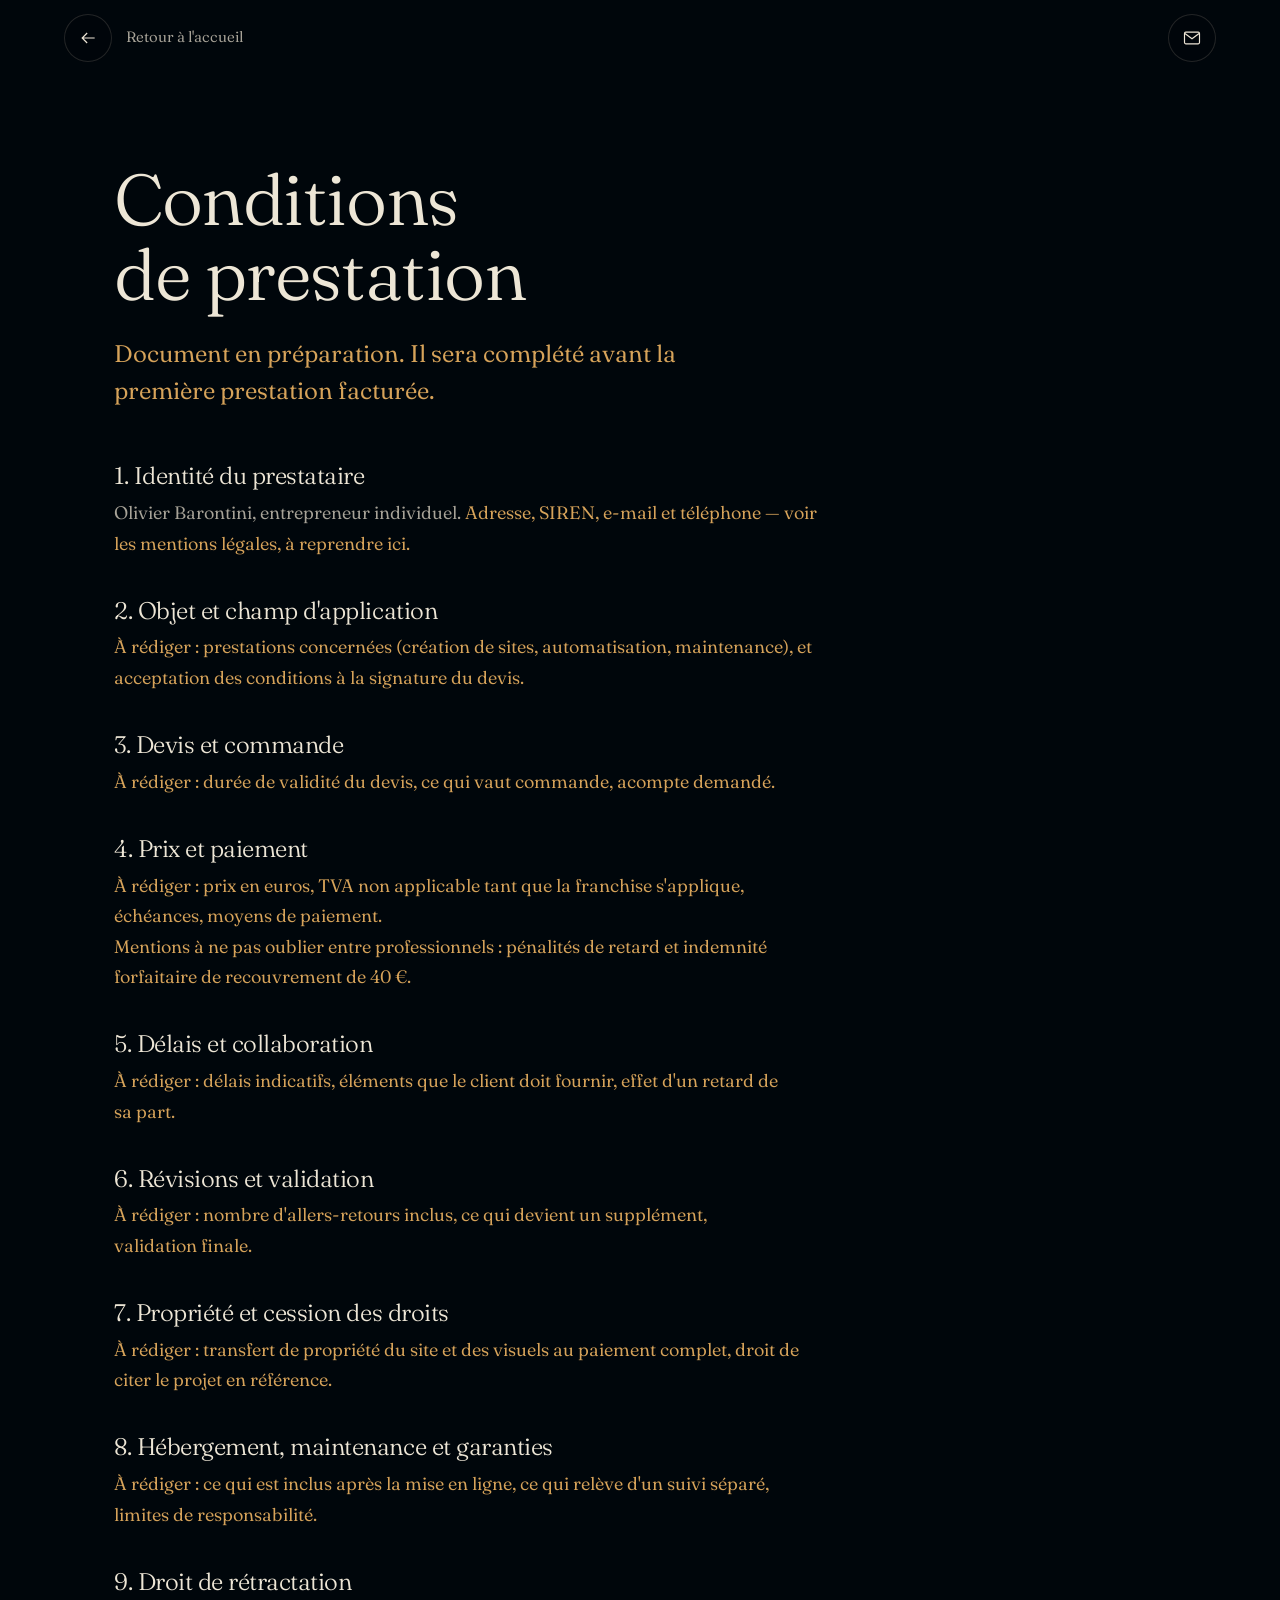
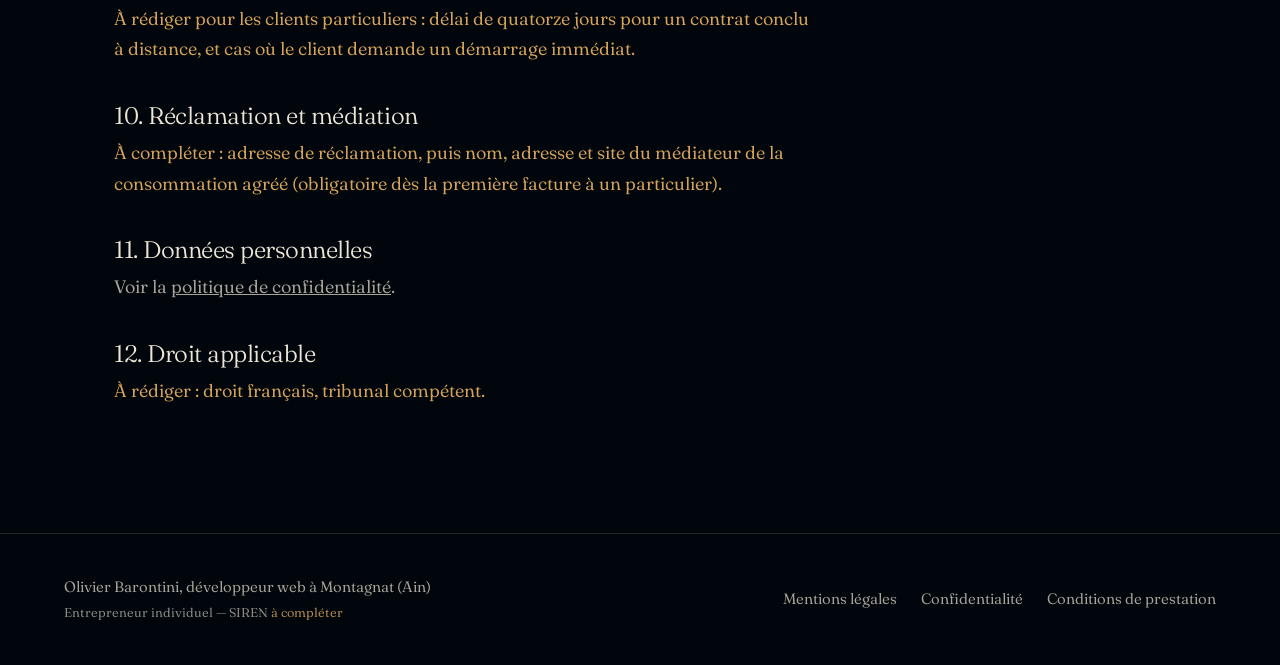
<file: cgv/index.html>
<!doctype html>
<html lang="fr">
<head>
<meta charset="utf-8">
<meta name="viewport" content="width=device-width, initial-scale=1, viewport-fit=cover">
<title>Conditions de prestation · Olivier Barontini</title>
<meta name="description" content="Conditions générales de prestation (document en préparation).">
<meta name="theme-color" content="#00060B">
<link rel="icon" href="/favicon.svg" type="image/svg+xml">
<link rel="preload" href="/assets/fonts/fraunces-var.woff2" as="font" type="font/woff2" crossorigin>
<script src="/assets/js/motion-flag.js"></script>
<link rel="stylesheet" href="/assets/css/tokens.css">
<link rel="stylesheet" href="/assets/css/base.css">
<link rel="stylesheet" href="/assets/css/cursor.css">
<link rel="stylesheet" href="/assets/css/scenes.css">
<link rel="stylesheet" href="/assets/css/pages.css">
</head>
<body>
<a class="skip-link" href="#contenu">Aller au contenu</a>

<!-- Barre fixe des pages secondaires : retour à gauche, contact à droite. -->
<header class="page-bar">
  <a class="action" href="/"><span class="action-icon" aria-hidden="true"><svg viewBox="0 0 24 24" fill="none" stroke="currentColor" stroke-width="1.4"><path d="M20 12H5M11 6l-6 6 6 6"/></svg></span><span class="action-label">Retour à l'accueil</span></a>
  <a class="icon-link" href="/#contact" aria-label="Me contacter"><svg viewBox="0 0 24 24" fill="none" stroke="currentColor" stroke-width="1.4" aria-hidden="true"><rect x="3" y="5" width="18" height="14" rx="1.5"/><path d="M3.5 6.5 12 13l8.5-6.5"/></svg></a>
</header>

<main id="contenu" tabindex="-1" class="page">
  <h1>Conditions de prestation</h1>
  <p class="lead"><span class="todo">Document en préparation. Il sera complété avant la première prestation facturée.</span></p>
  <div class="prose">
    <section>
      <h2>1. Identité du prestataire</h2>
      <p>Olivier Barontini, entrepreneur individuel. <span class="todo">Adresse, SIREN, e-mail et téléphone — voir les mentions légales, à reprendre ici.</span></p>
    </section>
    <section>
      <h2>2. Objet et champ d'application</h2>
      <p><span class="todo">À rédiger&nbsp;: prestations concernées (création de sites, automatisation, maintenance), et acceptation des conditions à la signature du devis.</span></p>
    </section>
    <section>
      <h2>3. Devis et commande</h2>
      <p><span class="todo">À rédiger&nbsp;: durée de validité du devis, ce qui vaut commande, acompte demandé.</span></p>
    </section>
    <section>
      <h2>4. Prix et paiement</h2>
      <p><span class="todo">À rédiger&nbsp;: prix en euros, TVA non applicable tant que la franchise s'applique, échéances, moyens de paiement.</span></p>
      <p><span class="todo">Mentions à ne pas oublier entre professionnels&nbsp;: pénalités de retard et indemnité forfaitaire de recouvrement de 40&nbsp;€.</span></p>
    </section>
    <section>
      <h2>5. Délais et collaboration</h2>
      <p><span class="todo">À rédiger&nbsp;: délais indicatifs, éléments que le client doit fournir, effet d'un retard de sa part.</span></p>
    </section>
    <section>
      <h2>6. Révisions et validation</h2>
      <p><span class="todo">À rédiger&nbsp;: nombre d'allers-retours inclus, ce qui devient un supplément, validation finale.</span></p>
    </section>
    <section>
      <h2>7. Propriété et cession des droits</h2>
      <p><span class="todo">À rédiger&nbsp;: transfert de propriété du site et des visuels au paiement complet, droit de citer le projet en référence.</span></p>
    </section>
    <section>
      <h2>8. Hébergement, maintenance et garanties</h2>
      <p><span class="todo">À rédiger&nbsp;: ce qui est inclus après la mise en ligne, ce qui relève d'un suivi séparé, limites de responsabilité.</span></p>
    </section>
    <section>
      <h2>9. Droit de rétractation</h2>
      <p><span class="todo">À rédiger pour les clients particuliers&nbsp;: délai de quatorze jours pour un contrat conclu à distance, et cas où le client demande un démarrage immédiat.</span></p>
    </section>
    <section>
      <h2>10. Réclamation et médiation</h2>
      <p><span class="todo">À compléter&nbsp;: adresse de réclamation, puis nom, adresse et site du médiateur de la consommation agréé (obligatoire dès la première facture à un particulier).</span></p>
    </section>
    <section>
      <h2>11. Données personnelles</h2>
      <p>Voir la <a href="/confidentialite/">politique de confidentialité</a>.</p>
    </section>
    <section>
      <h2>12. Droit applicable</h2>
      <p><span class="todo">À rédiger&nbsp;: droit français, tribunal compétent.</span></p>
    </section>
  </div>
</main>

<footer class="site-footer">
  <!-- Identité légale : à compléter dès l'obtention du SIREN. -->
  <p>Olivier Barontini, développeur web à Montagnat (Ain)<br>
  <small>Entrepreneur individuel — SIREN <span class="todo">à compléter</span></small></p>
  <nav aria-label="Informations légales">
    <ul>
      <li><a href="/mentions-legales/">Mentions légales</a></li>
      <li><a href="/confidentialite/">Confidentialité</a></li>
      <li><a href="/cgv/">Conditions de prestation</a></li>
    </ul>
  </nav>
</footer>
<script src="/assets/js/cursor.js" defer></script>
</body>
</html>
</file>
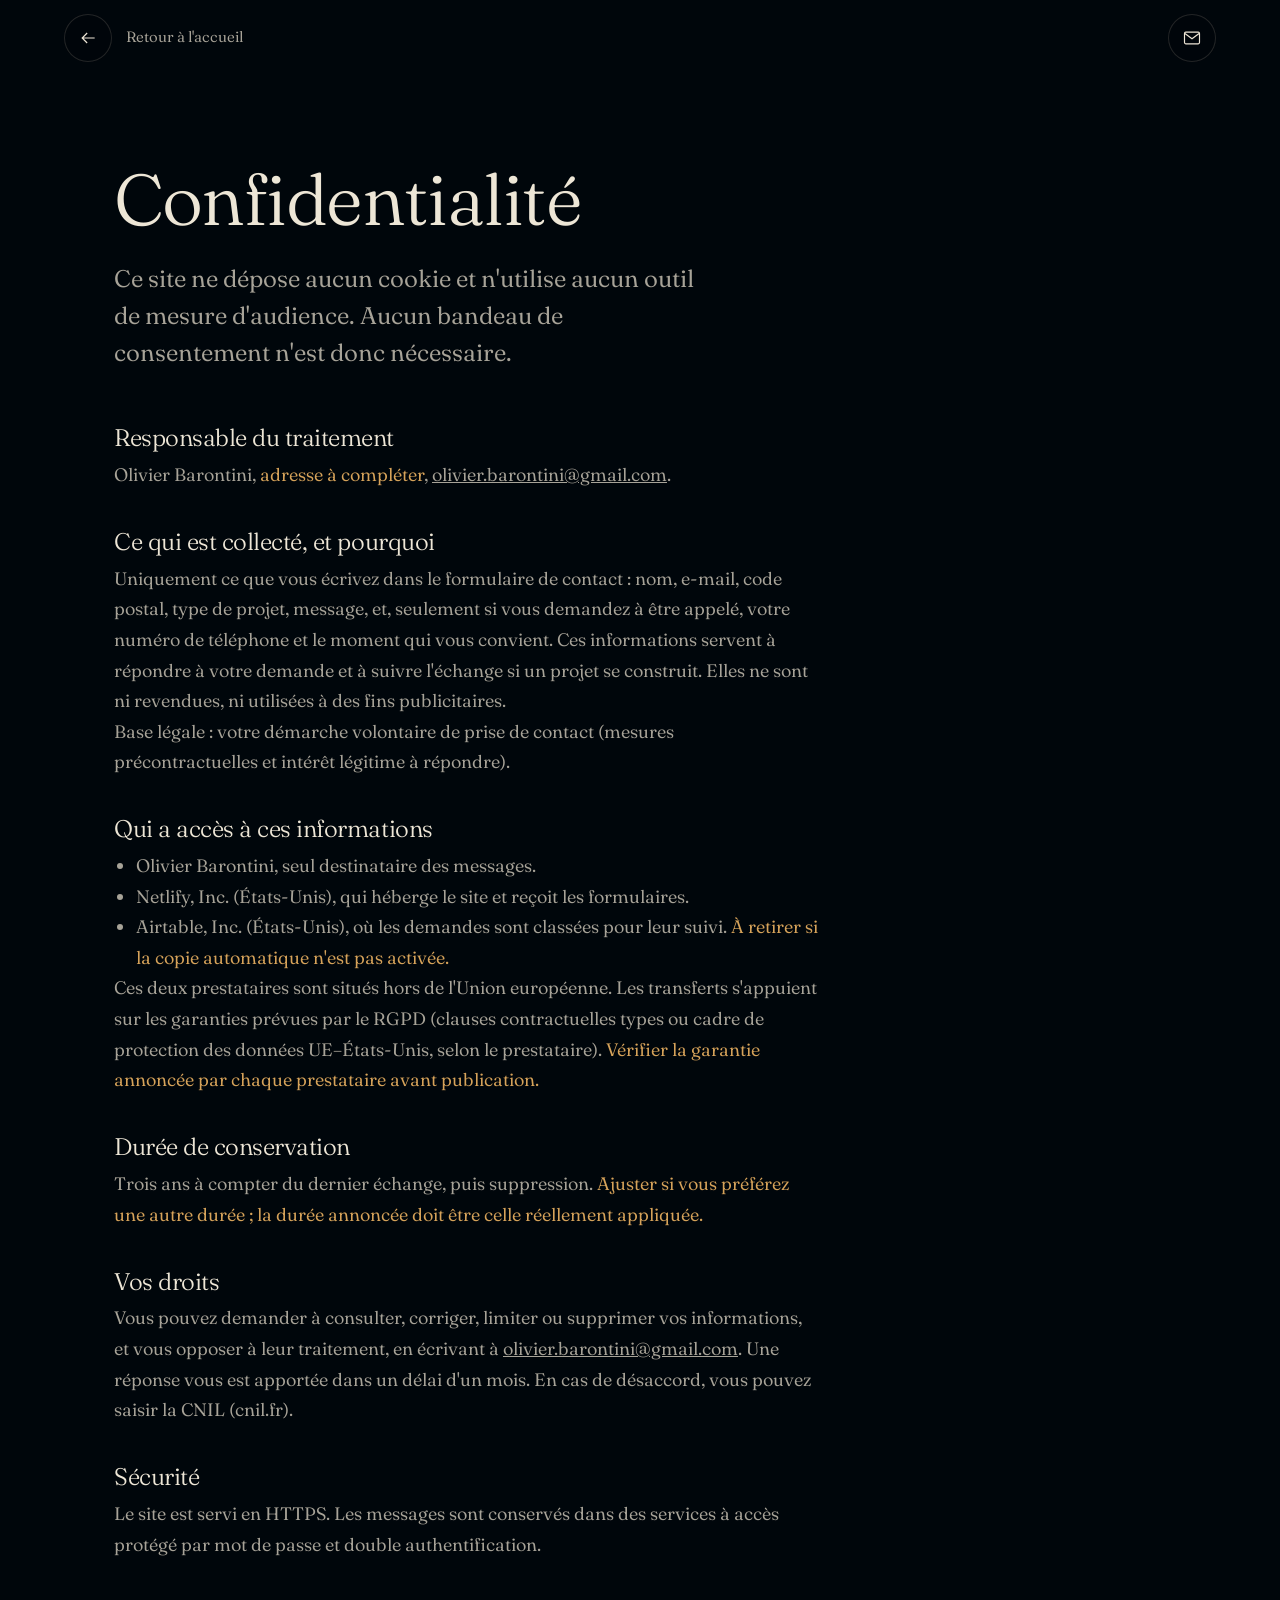
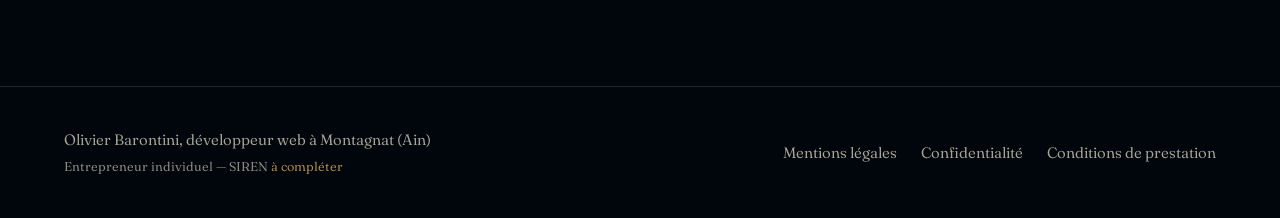
<file: confidentialite/index.html>
<!doctype html>
<html lang="fr">
<head>
<meta charset="utf-8">
<meta name="viewport" content="width=device-width, initial-scale=1, viewport-fit=cover">
<title>Confidentialité · Olivier Barontini</title>
<meta name="description" content="Ce que deviennent les informations envoyées par le formulaire de contact.">
<meta name="theme-color" content="#00060B">
<link rel="icon" href="/favicon.svg" type="image/svg+xml">
<link rel="preload" href="/assets/fonts/fraunces-var.woff2" as="font" type="font/woff2" crossorigin>
<script src="/assets/js/motion-flag.js"></script>
<link rel="stylesheet" href="/assets/css/tokens.css">
<link rel="stylesheet" href="/assets/css/base.css">
<link rel="stylesheet" href="/assets/css/cursor.css">
<link rel="stylesheet" href="/assets/css/scenes.css">
<link rel="stylesheet" href="/assets/css/pages.css">
</head>
<body>
<a class="skip-link" href="#contenu">Aller au contenu</a>

<!-- Barre fixe des pages secondaires : retour à gauche, contact à droite. -->
<header class="page-bar">
  <a class="action" href="/"><span class="action-icon" aria-hidden="true"><svg viewBox="0 0 24 24" fill="none" stroke="currentColor" stroke-width="1.4"><path d="M20 12H5M11 6l-6 6 6 6"/></svg></span><span class="action-label">Retour à l'accueil</span></a>
  <a class="icon-link" href="/#contact" aria-label="Me contacter"><svg viewBox="0 0 24 24" fill="none" stroke="currentColor" stroke-width="1.4" aria-hidden="true"><rect x="3" y="5" width="18" height="14" rx="1.5"/><path d="M3.5 6.5 12 13l8.5-6.5"/></svg></a>
</header>

<main id="contenu" tabindex="-1" class="page">
  <h1>Confidentialité</h1>
  <p class="lead">Ce site ne dépose aucun cookie et n'utilise aucun outil de mesure d'audience. Aucun bandeau de consentement n'est donc nécessaire.</p>
  <div class="prose">
    <section>
      <h2>Responsable du traitement</h2>
      <p>Olivier Barontini, <span class="todo">adresse à compléter</span>, <a href="mailto:olivier.barontini@gmail.com">olivier.barontini@gmail.com</a>.</p>
    </section>
    <section>
      <h2>Ce qui est collecté, et pourquoi</h2>
      <p>Uniquement ce que vous écrivez dans le formulaire de contact&nbsp;: nom, e-mail, code postal, type de projet, message, et, seulement si vous demandez à être appelé, votre numéro de téléphone et le moment qui vous convient. Ces informations servent à répondre à votre demande et à suivre l'échange si un projet se construit. Elles ne sont ni revendues, ni utilisées à des fins publicitaires.</p>
      <p>Base légale&nbsp;: votre démarche volontaire de prise de contact (mesures précontractuelles et intérêt légitime à répondre).</p>
    </section>
    <section>
      <h2>Qui a accès à ces informations</h2>
      <ul>
        <li>Olivier Barontini, seul destinataire des messages.</li>
        <li>Netlify, Inc. (États-Unis), qui héberge le site et reçoit les formulaires.</li>
        <li>Airtable, Inc. (États-Unis), où les demandes sont classées pour leur suivi. <span class="todo">À retirer si la copie automatique n'est pas activée.</span></li>
      </ul>
      <p>Ces deux prestataires sont situés hors de l'Union européenne. Les transferts s'appuient sur les garanties prévues par le RGPD (clauses contractuelles types ou cadre de protection des données UE–États-Unis, selon le prestataire). <span class="todo">Vérifier la garantie annoncée par chaque prestataire avant publication.</span></p>
    </section>
    <section>
      <h2>Durée de conservation</h2>
      <p>Trois ans à compter du dernier échange, puis suppression. <span class="todo">Ajuster si vous préférez une autre durée&nbsp;; la durée annoncée doit être celle réellement appliquée.</span></p>
    </section>
    <section>
      <h2>Vos droits</h2>
      <p>Vous pouvez demander à consulter, corriger, limiter ou supprimer vos informations, et vous opposer à leur traitement, en écrivant à <a href="mailto:olivier.barontini@gmail.com">olivier.barontini@gmail.com</a>. Une réponse vous est apportée dans un délai d'un mois. En cas de désaccord, vous pouvez saisir la CNIL (cnil.fr).</p>
    </section>
    <section>
      <h2>Sécurité</h2>
      <p>Le site est servi en HTTPS. Les messages sont conservés dans des services à accès protégé par mot de passe et double authentification.</p>
    </section>
  </div>
</main>

<footer class="site-footer">
  <!-- Identité légale : à compléter dès l'obtention du SIREN. -->
  <p>Olivier Barontini, développeur web à Montagnat (Ain)<br>
  <small>Entrepreneur individuel — SIREN <span class="todo">à compléter</span></small></p>
  <nav aria-label="Informations légales">
    <ul>
      <li><a href="/mentions-legales/">Mentions légales</a></li>
      <li><a href="/confidentialite/">Confidentialité</a></li>
      <li><a href="/cgv/">Conditions de prestation</a></li>
    </ul>
  </nav>
</footer>
<script src="/assets/js/cursor.js" defer></script>
</body>
</html>
</file>
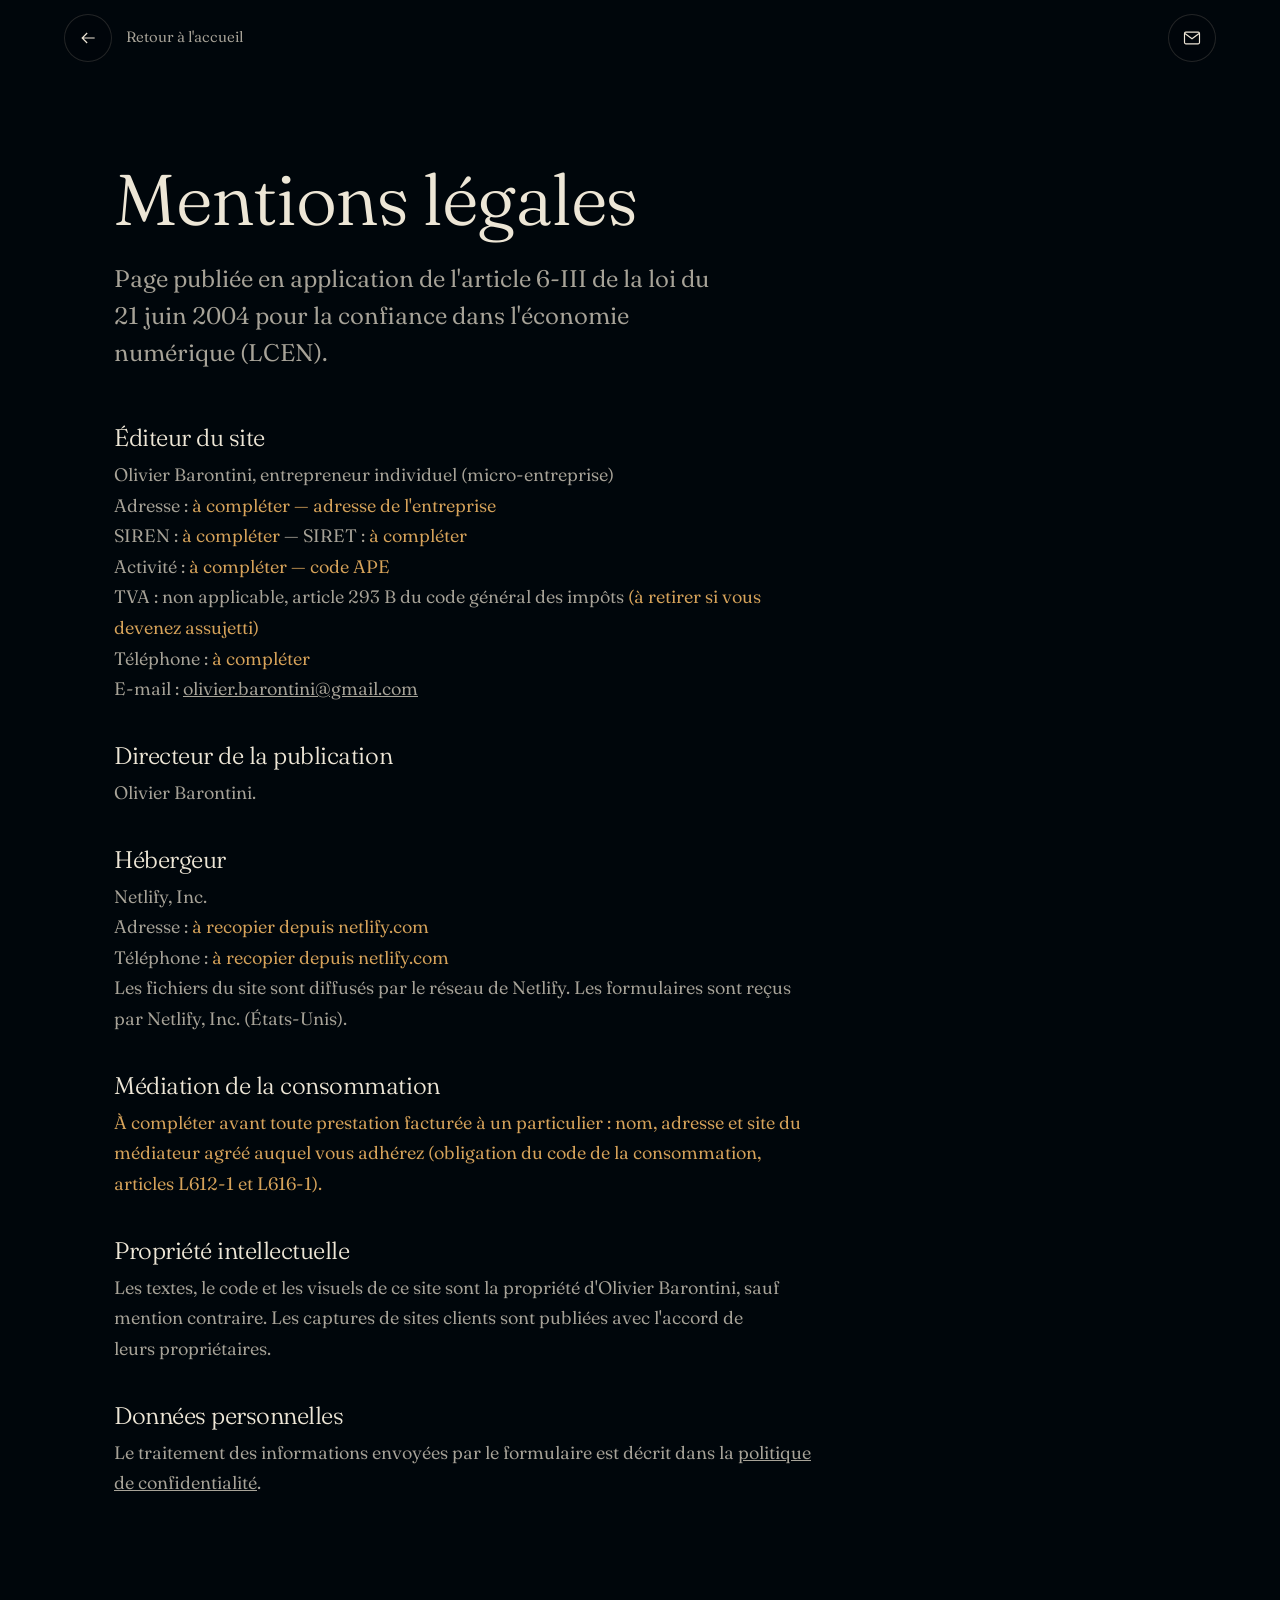
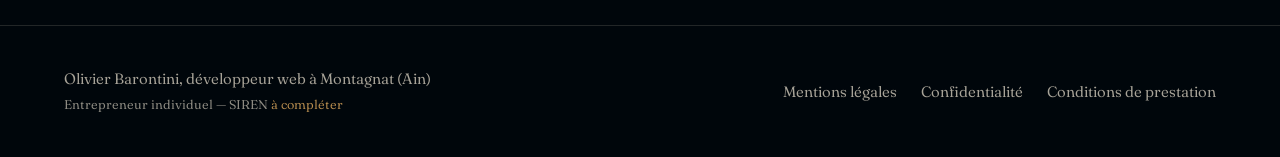
<file: mentions-legales/index.html>
<!doctype html>
<html lang="fr">
<head>
<meta charset="utf-8">
<meta name="viewport" content="width=device-width, initial-scale=1, viewport-fit=cover">
<title>Mentions légales · Olivier Barontini</title>
<meta name="description" content="Mentions légales du site d’Olivier Barontini.">
<meta name="theme-color" content="#00060B">
<link rel="icon" href="/favicon.svg" type="image/svg+xml">
<link rel="preload" href="/assets/fonts/fraunces-var.woff2" as="font" type="font/woff2" crossorigin>
<script src="/assets/js/motion-flag.js"></script>
<link rel="stylesheet" href="/assets/css/tokens.css">
<link rel="stylesheet" href="/assets/css/base.css">
<link rel="stylesheet" href="/assets/css/cursor.css">
<link rel="stylesheet" href="/assets/css/scenes.css">
<link rel="stylesheet" href="/assets/css/pages.css">
</head>
<body>
<a class="skip-link" href="#contenu">Aller au contenu</a>

<!-- Barre fixe des pages secondaires : retour à gauche, contact à droite. -->
<header class="page-bar">
  <a class="action" href="/"><span class="action-icon" aria-hidden="true"><svg viewBox="0 0 24 24" fill="none" stroke="currentColor" stroke-width="1.4"><path d="M20 12H5M11 6l-6 6 6 6"/></svg></span><span class="action-label">Retour à l'accueil</span></a>
  <a class="icon-link" href="/#contact" aria-label="Me contacter"><svg viewBox="0 0 24 24" fill="none" stroke="currentColor" stroke-width="1.4" aria-hidden="true"><rect x="3" y="5" width="18" height="14" rx="1.5"/><path d="M3.5 6.5 12 13l8.5-6.5"/></svg></a>
</header>

<main id="contenu" tabindex="-1" class="page">
  <h1>Mentions légales</h1>
  <p class="lead">Page publiée en application de l'article 6-III de la loi du 21 juin 2004 pour la confiance dans l'économie numérique (LCEN).</p>
  <div class="prose">
    <section>
      <h2>Éditeur du site</h2>
      <p>Olivier Barontini, entrepreneur individuel (micro-entreprise)<br>
      Adresse&nbsp;: <span class="todo">à compléter — adresse de l'entreprise</span><br>
      SIREN&nbsp;: <span class="todo">à compléter</span> — SIRET&nbsp;: <span class="todo">à compléter</span><br>
      Activité&nbsp;: <span class="todo">à compléter — code APE</span><br>
      TVA&nbsp;: non applicable, article 293 B du code général des impôts <span class="todo">(à retirer si vous devenez assujetti)</span><br>
      Téléphone&nbsp;: <span class="todo">à compléter</span><br>
      E-mail&nbsp;: <a href="mailto:olivier.barontini@gmail.com">olivier.barontini@gmail.com</a></p>
    </section>
    <section>
      <h2>Directeur de la publication</h2>
      <p>Olivier Barontini.</p>
    </section>
    <section>
      <h2>Hébergeur</h2>
      <p>Netlify, Inc.<br>
      Adresse&nbsp;: <span class="todo">à recopier depuis netlify.com</span><br>
      Téléphone&nbsp;: <span class="todo">à recopier depuis netlify.com</span><br>
      Les fichiers du site sont diffusés par le réseau de Netlify. Les formulaires sont reçus par Netlify, Inc. (États-Unis).</p>
    </section>
    <section>
      <h2>Médiation de la consommation</h2>
      <p><span class="todo">À compléter avant toute prestation facturée à un particulier&nbsp;: nom, adresse et site du médiateur agréé auquel vous adhérez (obligation du code de la consommation, articles L612-1 et L616-1).</span></p>
    </section>
    <section>
      <h2>Propriété intellectuelle</h2>
      <p>Les textes, le code et les visuels de ce site sont la propriété d'Olivier Barontini, sauf mention contraire. Les captures de sites clients sont publiées avec l'accord de leurs propriétaires.</p>
    </section>
    <section>
      <h2>Données personnelles</h2>
      <p>Le traitement des informations envoyées par le formulaire est décrit dans la <a href="/confidentialite/">politique de confidentialité</a>.</p>
    </section>
  </div>
</main>

<footer class="site-footer">
  <!-- Identité légale : à compléter dès l'obtention du SIREN. -->
  <p>Olivier Barontini, développeur web à Montagnat (Ain)<br>
  <small>Entrepreneur individuel — SIREN <span class="todo">à compléter</span></small></p>
  <nav aria-label="Informations légales">
    <ul>
      <li><a href="/mentions-legales/">Mentions légales</a></li>
      <li><a href="/confidentialite/">Confidentialité</a></li>
      <li><a href="/cgv/">Conditions de prestation</a></li>
    </ul>
  </nav>
</footer>
<script src="/assets/js/cursor.js" defer></script>
</body>
</html>
</file>
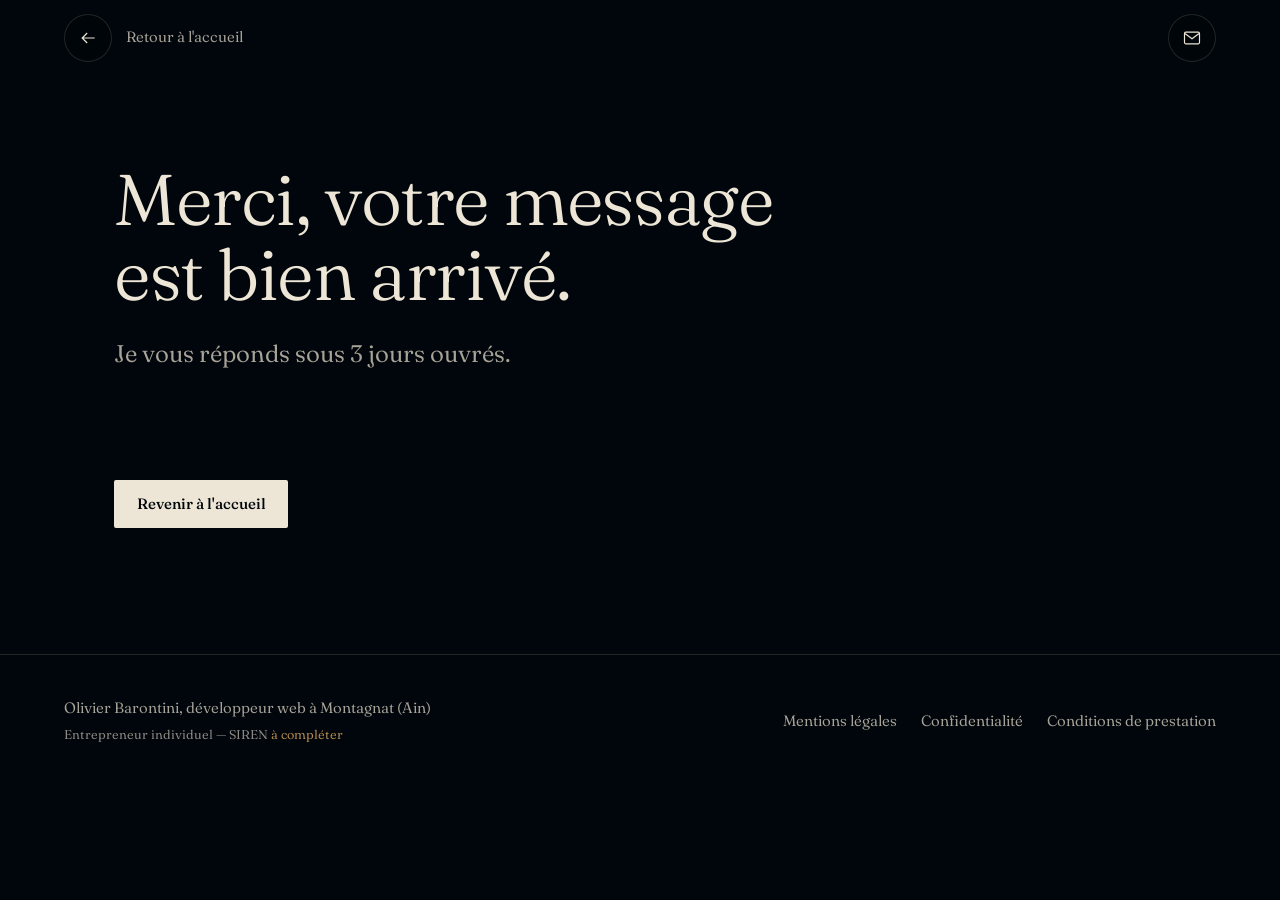
<file: merci/index.html>
<!doctype html>
<html lang="fr">
<head>
<meta charset="utf-8">
<meta name="viewport" content="width=device-width, initial-scale=1, viewport-fit=cover">
<title>Message envoyé · Olivier Barontini</title>
<meta name="description" content="Votre message est bien arrivé.">
<meta name="robots" content="noindex">
<meta name="theme-color" content="#00060B">
<link rel="icon" href="/favicon.svg" type="image/svg+xml">
<link rel="preload" href="/assets/fonts/fraunces-var.woff2" as="font" type="font/woff2" crossorigin>
<script src="/assets/js/motion-flag.js"></script>
<link rel="stylesheet" href="/assets/css/tokens.css">
<link rel="stylesheet" href="/assets/css/base.css">
<link rel="stylesheet" href="/assets/css/cursor.css">
<link rel="stylesheet" href="/assets/css/scenes.css">
<link rel="stylesheet" href="/assets/css/pages.css">
</head>
<body>
<a class="skip-link" href="#contenu">Aller au contenu</a>

<!-- Barre fixe des pages secondaires : retour à gauche, contact à droite. -->
<header class="page-bar">
  <a class="action" href="/"><span class="action-icon" aria-hidden="true"><svg viewBox="0 0 24 24" fill="none" stroke="currentColor" stroke-width="1.4"><path d="M20 12H5M11 6l-6 6 6 6"/></svg></span><span class="action-label">Retour à l'accueil</span></a>
  <a class="icon-link" href="/#contact" aria-label="Me contacter"><svg viewBox="0 0 24 24" fill="none" stroke="currentColor" stroke-width="1.4" aria-hidden="true"><rect x="3" y="5" width="18" height="14" rx="1.5"/><path d="M3.5 6.5 12 13l8.5-6.5"/></svg></a>
</header>

<main id="contenu" tabindex="-1" class="page">
  <h1>Merci, votre message est bien arrivé.</h1>
  <p class="lead">Je vous réponds sous 3 jours ouvrés.</p>
  <div class="case-end"><a class="btn" href="/">Revenir à l'accueil</a></div>
</main>

<footer class="site-footer">
  <!-- Identité légale : à compléter dès l'obtention du SIREN. -->
  <p>Olivier Barontini, développeur web à Montagnat (Ain)<br>
  <small>Entrepreneur individuel — SIREN <span class="todo">à compléter</span></small></p>
  <nav aria-label="Informations légales">
    <ul>
      <li><a href="/mentions-legales/">Mentions légales</a></li>
      <li><a href="/confidentialite/">Confidentialité</a></li>
      <li><a href="/cgv/">Conditions de prestation</a></li>
    </ul>
  </nav>
</footer>
<script src="/assets/js/cursor.js" defer></script>
</body>
</html>
</file>
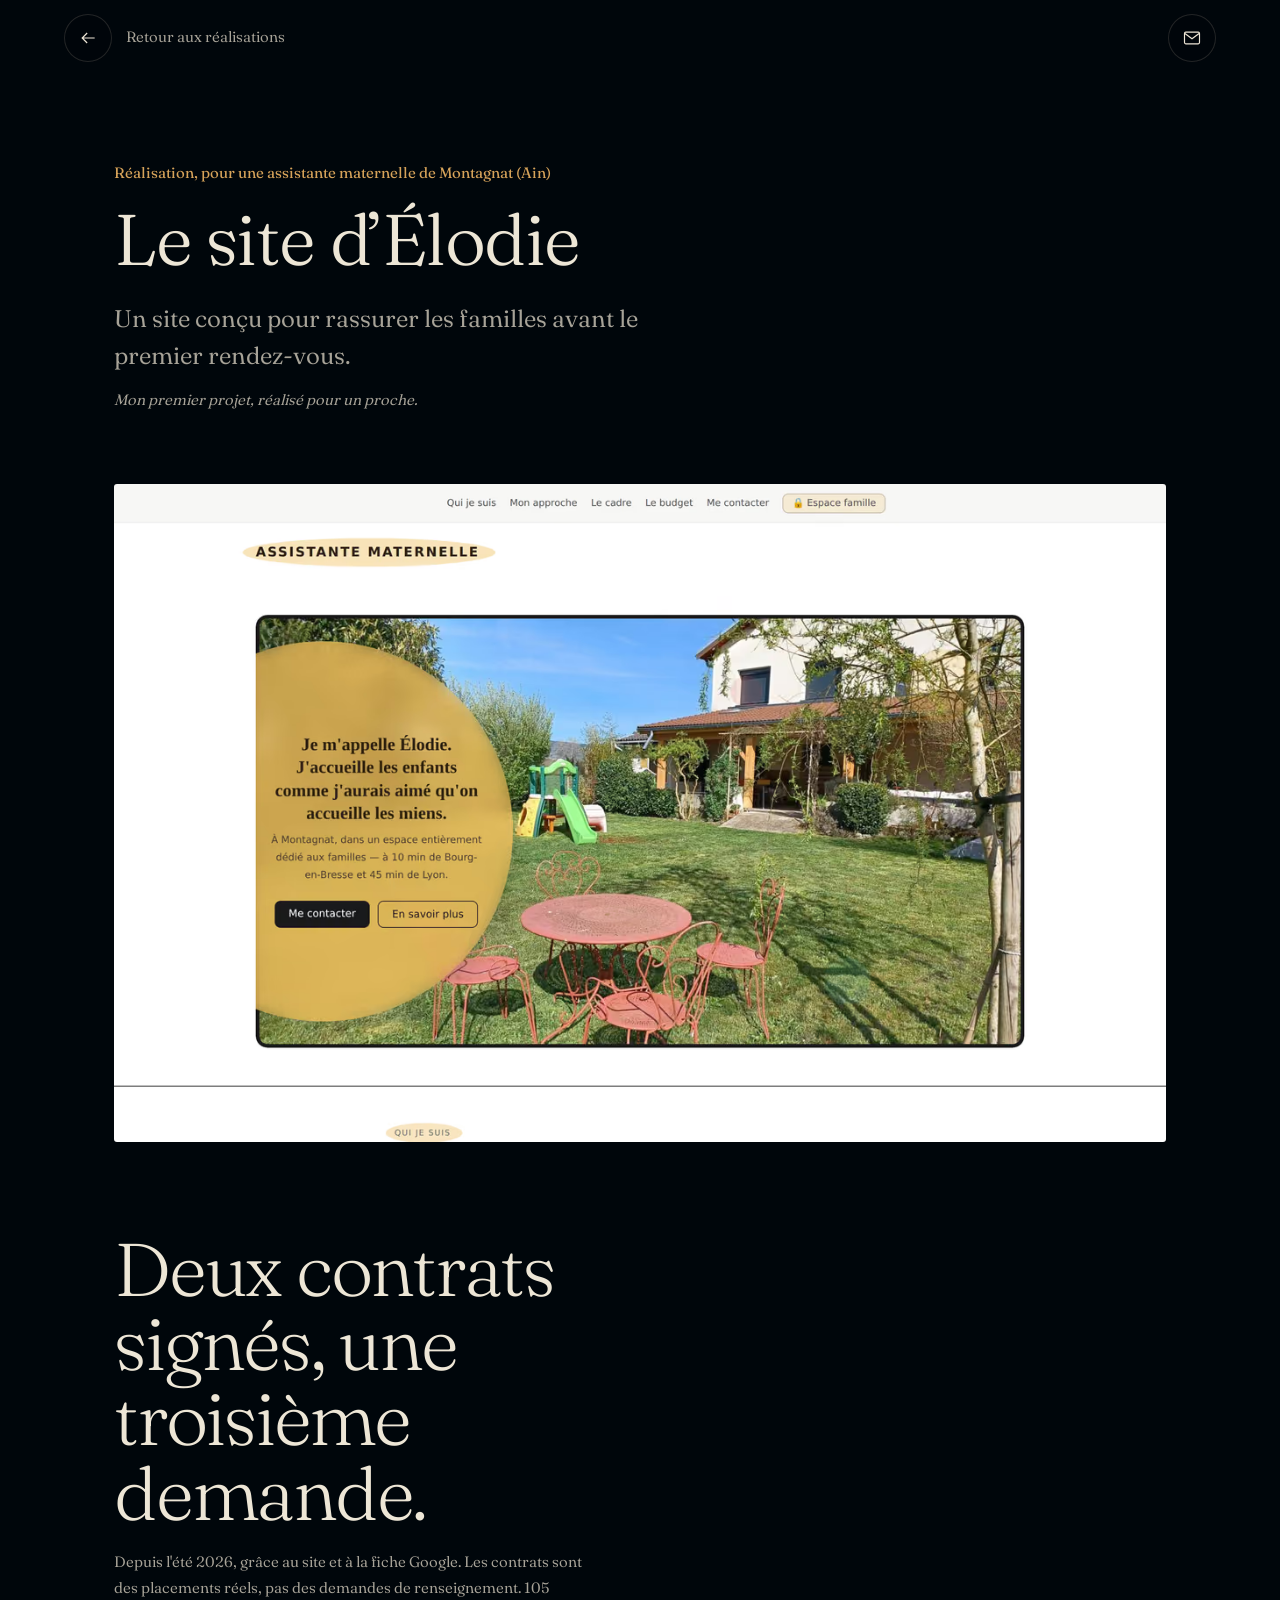
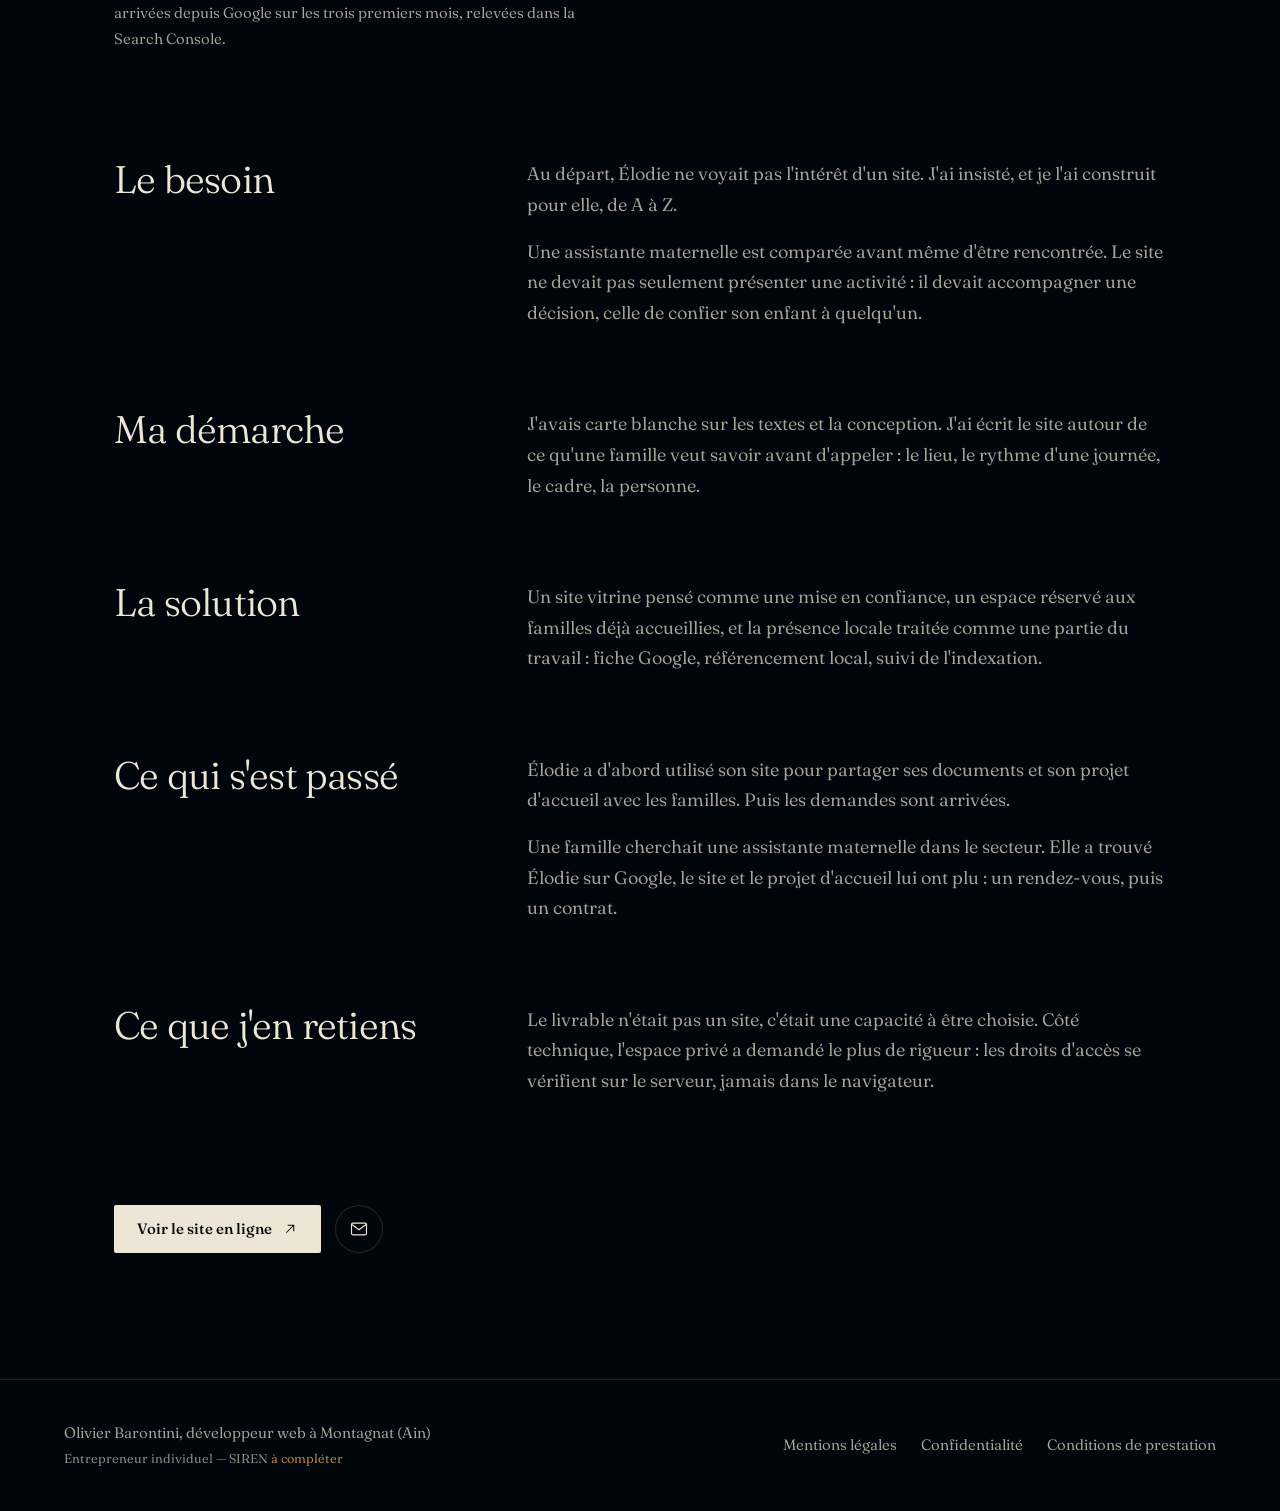
<file: projets/elodie-assistante-maternelle/index.html>
<!doctype html>
<html lang="fr">
<head>
<meta charset="utf-8">
<meta name="viewport" content="width=device-width, initial-scale=1, viewport-fit=cover">
<title>Le site d’Élodie, étude de cas · Olivier Barontini</title>
<meta name="description" content="Un site conçu pour rassurer les familles avant le premier rendez-vous.">
<meta name="theme-color" content="#00060B">
<link rel="icon" href="/favicon.svg" type="image/svg+xml">
<link rel="preload" href="/assets/fonts/fraunces-var.woff2" as="font" type="font/woff2" crossorigin>
<script src="/assets/js/motion-flag.js"></script>
<link rel="stylesheet" href="/assets/css/tokens.css">
<link rel="stylesheet" href="/assets/css/base.css">
<link rel="stylesheet" href="/assets/css/cursor.css">
<link rel="stylesheet" href="/assets/css/scenes.css">
<link rel="stylesheet" href="/assets/css/pages.css">
</head>
<body>
<a class="skip-link" href="#contenu">Aller au contenu</a>

<!-- Barre fixe des pages secondaires : retour à gauche, contact à droite. -->
<header class="page-bar">
  <a class="action" href="/#elodie"><span class="action-icon" aria-hidden="true"><svg viewBox="0 0 24 24" fill="none" stroke="currentColor" stroke-width="1.4"><path d="M20 12H5M11 6l-6 6 6 6"/></svg></span><span class="action-label">Retour aux réalisations</span></a>
  <a class="icon-link" href="/#contact" aria-label="Me contacter"><svg viewBox="0 0 24 24" fill="none" stroke="currentColor" stroke-width="1.4" aria-hidden="true"><rect x="3" y="5" width="18" height="14" rx="1.5"/><path d="M3.5 6.5 12 13l8.5-6.5"/></svg></a>
</header>

<main id="contenu" tabindex="-1" class="page">
  <p class="kicker">Réalisation, pour une assistante maternelle de Montagnat (Ain)</p>
  <h1>Le site d’Élodie</h1>
  <p class="lead">Un site conçu pour rassurer les familles avant le premier rendez-vous.</p>
  <p class="case-status">Mon premier projet, réalisé pour un proche.</p>

  <picture class="frame case-cover" style="view-transition-name:cover-elodie">
    <source type="image/avif" srcset="/assets/img/elodie-assistante-maternelle-800.avif 800w, /assets/img/elodie-assistante-maternelle-1200.avif 1200w" sizes="(min-width: 1180px) 1080px, 100vw">
    <img src="/assets/img/elodie-assistante-maternelle-1200.webp" srcset="/assets/img/elodie-assistante-maternelle-800.webp 800w, /assets/img/elodie-assistante-maternelle-1200.webp 1200w"
         sizes="(min-width: 1180px) 1080px, 100vw" width="1200" height="750" fetchpriority="high"
         alt="Page d'accueil du site d'Élodie : le jardin et l'aire de jeux en grande image, avec l'accroche « Je m'appelle Élodie ».">
  </picture>

  <div class="case-result">
    <p>Deux contrats signés, une troisième demande.</p>
    <small>Depuis l'été 2026, grâce au site et à la fiche Google. Les contrats sont des placements réels, pas des demandes de renseignement. 105 arrivées depuis Google sur les trois premiers mois, relevées dans la Search Console.</small>
  </div>

  <div class="case-story">
    <section>
      <h2>Le besoin</h2>
      <p>Au départ, Élodie ne voyait pas l'intérêt d'un site. J'ai insisté, et je l'ai construit pour elle, de A à Z.</p>
      <p>Une assistante maternelle est comparée avant même d'être rencontrée. Le site ne devait pas seulement présenter une activité&nbsp;: il devait accompagner une décision, celle de confier son enfant à quelqu'un.</p>
    </section>
    <section>
      <h2>Ma démarche</h2>
      <p>J'avais carte blanche sur les textes et la conception. J'ai écrit le site autour de ce qu'une famille veut savoir avant d'appeler&nbsp;: le lieu, le rythme d'une journée, le cadre, la personne.</p>
    </section>
    <section>
      <h2>La solution</h2>
      <p>Un site vitrine pensé comme une mise en confiance, un espace réservé aux familles déjà accueillies, et la présence locale traitée comme une partie du travail&nbsp;: fiche Google, référencement local, suivi de l'indexation.</p>
    </section>
    <section>
      <h2>Ce qui s'est passé</h2>
      <p>Élodie a d'abord utilisé son site pour partager ses documents et son projet d'accueil avec les familles. Puis les demandes sont arrivées.</p>
      <p>Une famille cherchait une assistante maternelle dans le secteur. Elle a trouvé Élodie sur Google, le site et le projet d'accueil lui ont plu&nbsp;: un rendez-vous, puis un contrat.</p>
    </section>
    <section>
      <h2>Ce que j'en retiens</h2>
      <p>Le livrable n'était pas un site, c'était une capacité à être choisie. Côté technique, l'espace privé a demandé le plus de rigueur&nbsp;: les droits d'accès se vérifient sur le serveur, jamais dans le navigateur.</p>
    </section>
  </div>

  <div class="case-end">
    <a class="btn" href="https://elodie-assistante-maternelle.fr" target="_blank" rel="noopener">Voir le site en ligne <svg viewBox="0 0 24 24" fill="none" stroke="currentColor" stroke-width="1.4" aria-hidden="true"><path d="M7 17 17 7M9 7h8v8"/></svg></a>
    <a class="icon-link" href="/#contact" aria-label="Me parler de votre projet"><svg viewBox="0 0 24 24" fill="none" stroke="currentColor" stroke-width="1.4" aria-hidden="true"><rect x="3" y="5" width="18" height="14" rx="1.5"/><path d="M3.5 6.5 12 13l8.5-6.5"/></svg></a>
  </div>
</main>

<footer class="site-footer">
  <!-- Identité légale : à compléter dès l'obtention du SIREN. -->
  <p>Olivier Barontini, développeur web à Montagnat (Ain)<br>
  <small>Entrepreneur individuel — SIREN <span class="todo">à compléter</span></small></p>
  <nav aria-label="Informations légales">
    <ul>
      <li><a href="/mentions-legales/">Mentions légales</a></li>
      <li><a href="/confidentialite/">Confidentialité</a></li>
      <li><a href="/cgv/">Conditions de prestation</a></li>
    </ul>
  </nav>
</footer>
<script src="/assets/js/cursor.js" defer></script>
</body>
</html>
</file>
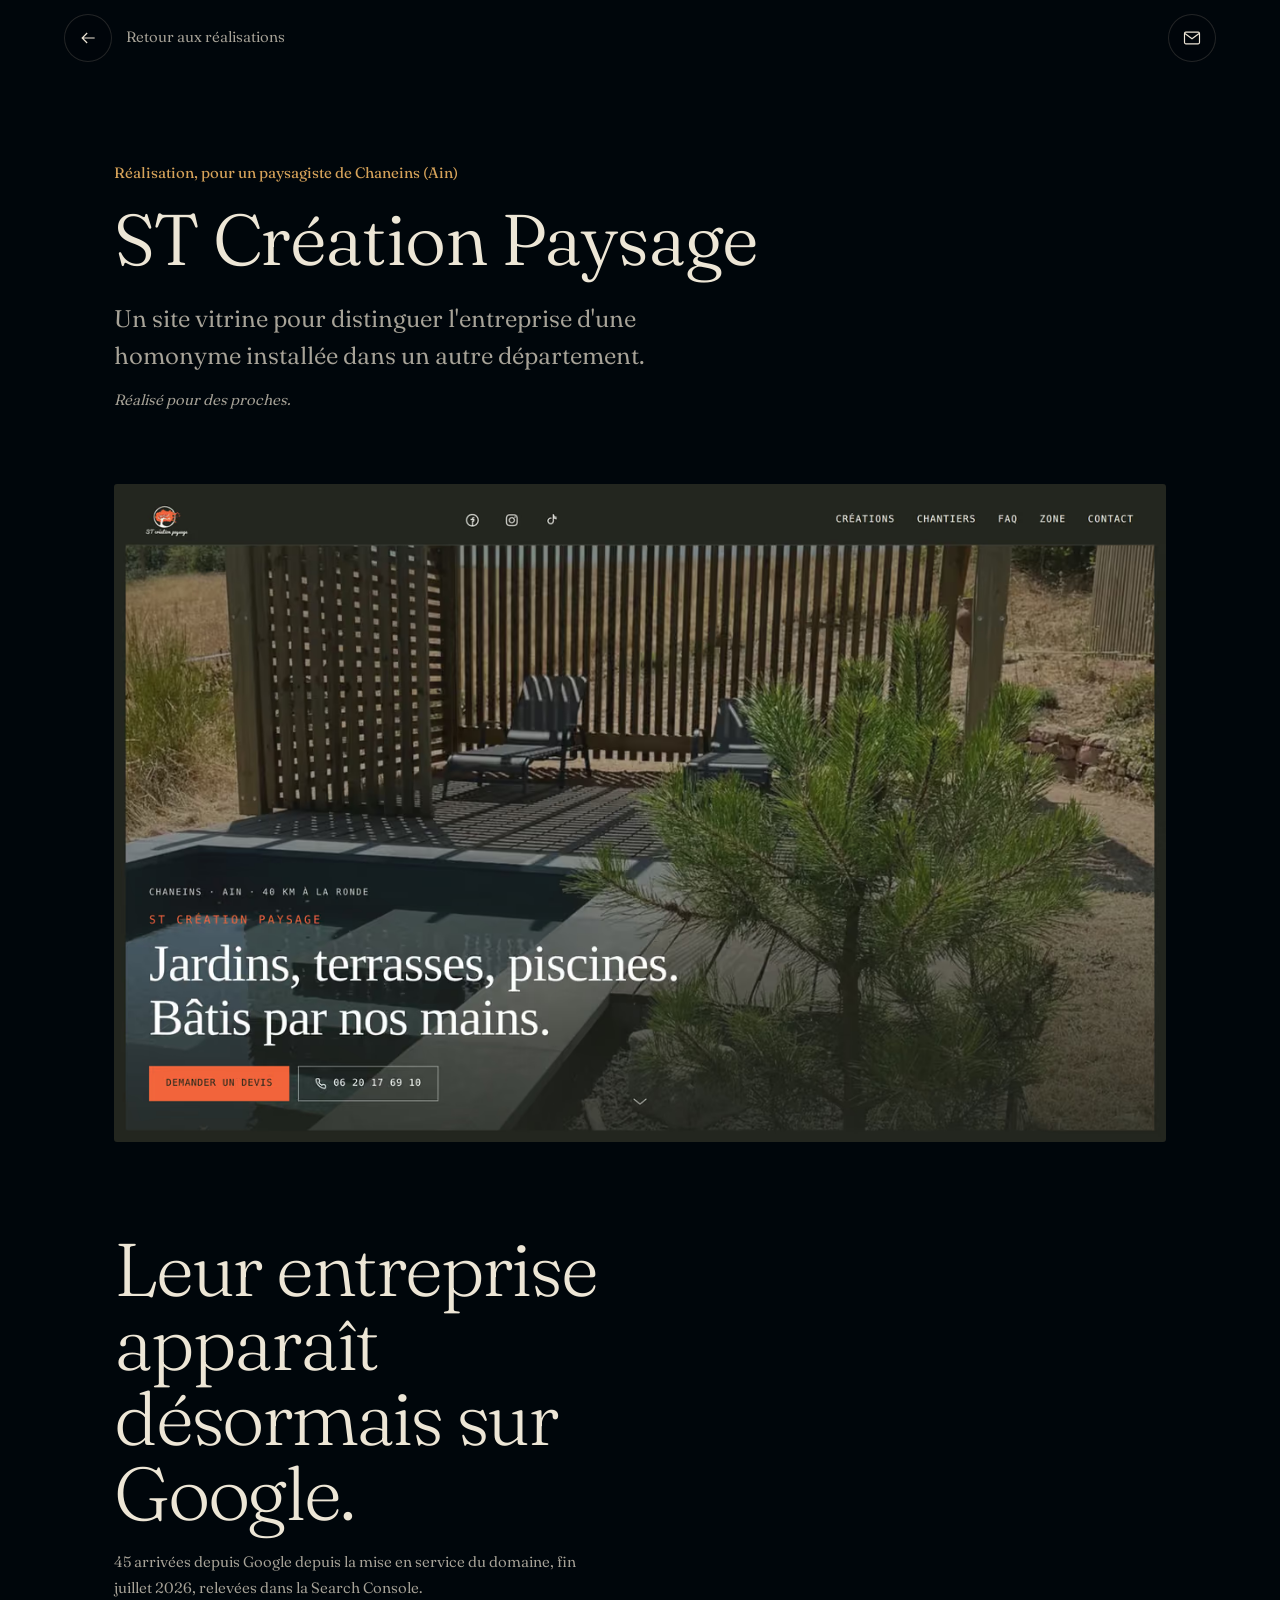
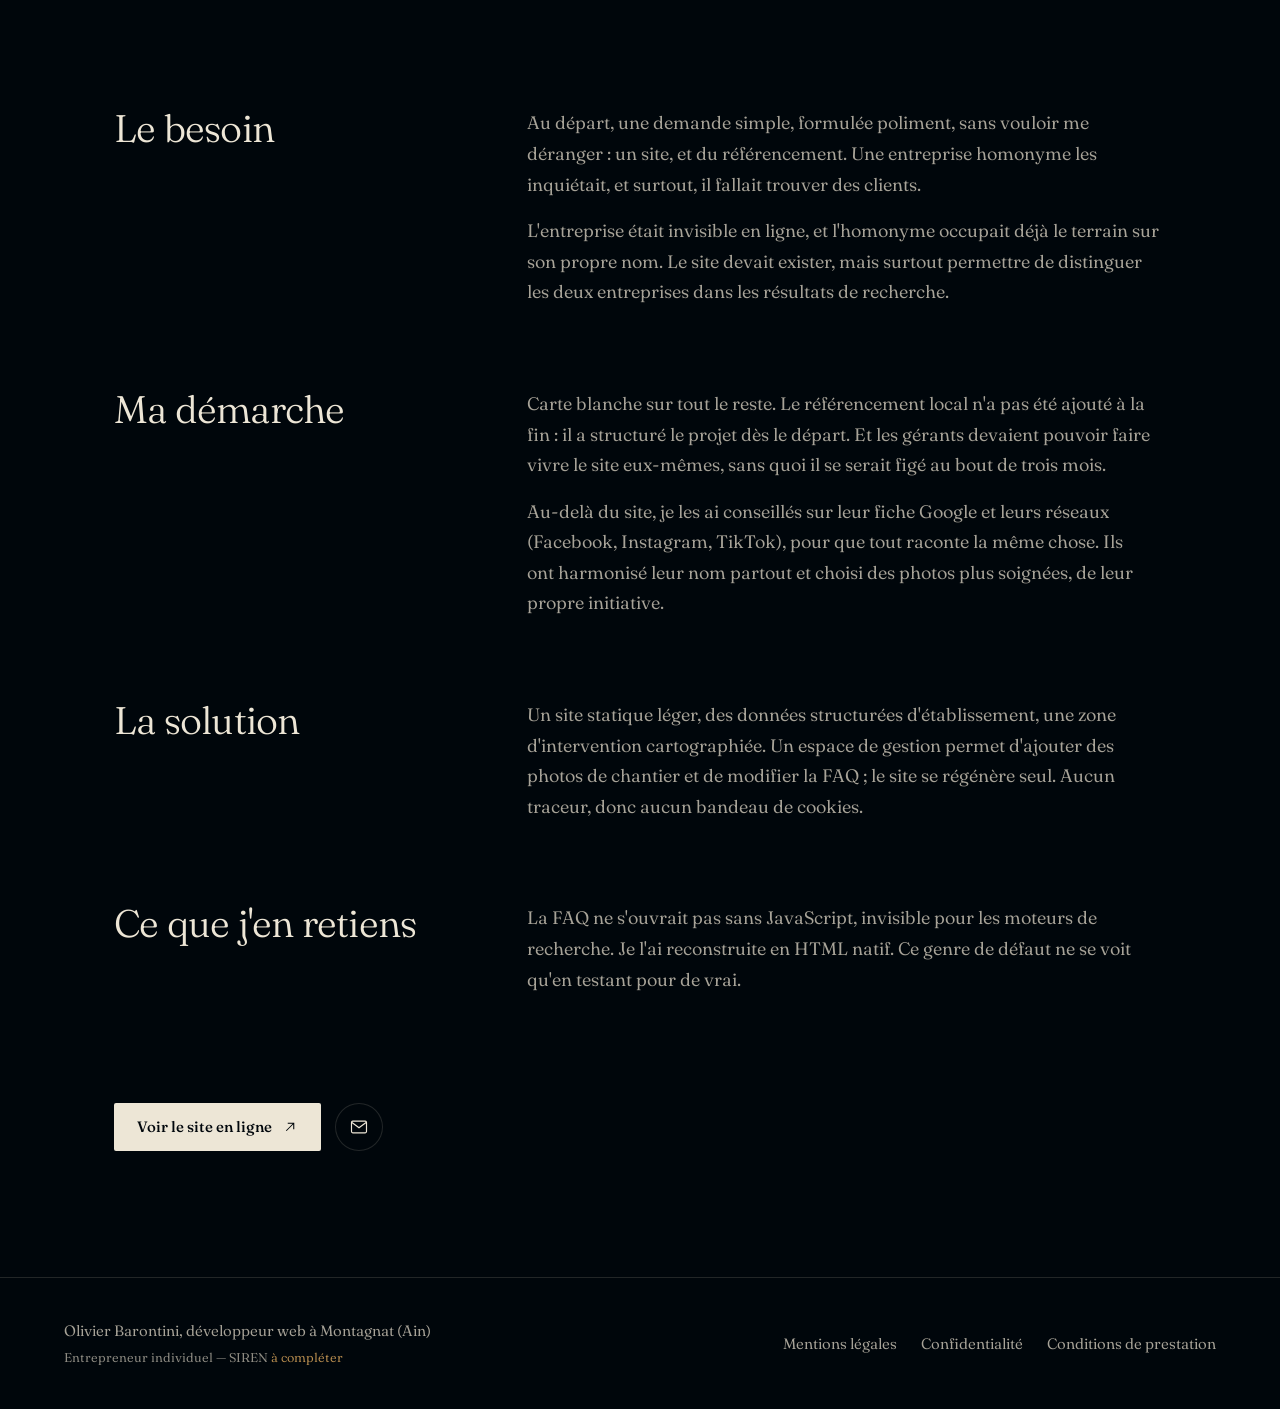
<file: projets/st-creation-paysage/index.html>
<!doctype html>
<html lang="fr">
<head>
<meta charset="utf-8">
<meta name="viewport" content="width=device-width, initial-scale=1, viewport-fit=cover">
<title>ST Création Paysage, étude de cas · Olivier Barontini</title>
<meta name="description" content="Un site vitrine pour distinguer l'entreprise d'une homonyme installée dans un autre département.">
<meta name="theme-color" content="#00060B">
<link rel="icon" href="/favicon.svg" type="image/svg+xml">
<link rel="preload" href="/assets/fonts/fraunces-var.woff2" as="font" type="font/woff2" crossorigin>
<script src="/assets/js/motion-flag.js"></script>
<link rel="stylesheet" href="/assets/css/tokens.css">
<link rel="stylesheet" href="/assets/css/base.css">
<link rel="stylesheet" href="/assets/css/cursor.css">
<link rel="stylesheet" href="/assets/css/scenes.css">
<link rel="stylesheet" href="/assets/css/pages.css">
</head>
<body>
<a class="skip-link" href="#contenu">Aller au contenu</a>

<!-- Barre fixe des pages secondaires : retour à gauche, contact à droite. -->
<header class="page-bar">
  <a class="action" href="/#st-creation-paysage"><span class="action-icon" aria-hidden="true"><svg viewBox="0 0 24 24" fill="none" stroke="currentColor" stroke-width="1.4"><path d="M20 12H5M11 6l-6 6 6 6"/></svg></span><span class="action-label">Retour aux réalisations</span></a>
  <a class="icon-link" href="/#contact" aria-label="Me contacter"><svg viewBox="0 0 24 24" fill="none" stroke="currentColor" stroke-width="1.4" aria-hidden="true"><rect x="3" y="5" width="18" height="14" rx="1.5"/><path d="M3.5 6.5 12 13l8.5-6.5"/></svg></a>
</header>

<main id="contenu" tabindex="-1" class="page">
  <p class="kicker">Réalisation, pour un paysagiste de Chaneins (Ain)</p>
  <h1>ST Création Paysage</h1>
  <p class="lead">Un site vitrine pour distinguer l'entreprise d'une homonyme installée dans un autre département.</p>
  <p class="case-status">Réalisé pour des proches.</p>

  <picture class="frame case-cover" style="view-transition-name:cover-st">
    <source type="image/avif" srcset="/assets/img/st-creation-paysage-800.avif 800w, /assets/img/st-creation-paysage-1200.avif 1200w" sizes="(min-width: 1180px) 1080px, 100vw">
    <img src="/assets/img/st-creation-paysage-1200.webp" srcset="/assets/img/st-creation-paysage-800.webp 800w, /assets/img/st-creation-paysage-1200.webp 1200w"
         sizes="(min-width: 1180px) 1080px, 100vw" width="1200" height="750" fetchpriority="high"
         alt="Page d'accueil du site ST Création Paysage : une terrasse en bois au bord d'une piscine, titre « Jardins, terrasses, piscines. Bâtis par nos mains. »">
  </picture>

  <div class="case-result">
    <p>Leur entreprise apparaît désormais sur Google.</p>
    <small>45 arrivées depuis Google depuis la mise en service du domaine, fin juillet 2026, relevées dans la Search Console.</small>
  </div>

  <div class="case-story">
    <section>
      <h2>Le besoin</h2>
      <p>Au départ, une demande simple, formulée poliment, sans vouloir me déranger&nbsp;: un site, et du référencement. Une entreprise homonyme les inquiétait, et surtout, il fallait trouver des clients.</p>
      <p>L'entreprise était invisible en ligne, et l'homonyme occupait déjà le terrain sur son propre nom. Le site devait exister, mais surtout permettre de distinguer les deux entreprises dans les résultats de recherche.</p>
    </section>
    <section>
      <h2>Ma démarche</h2>
      <p>Carte blanche sur tout le reste. Le référencement local n'a pas été ajouté à la fin&nbsp;: il a structuré le projet dès le départ. Et les gérants devaient pouvoir faire vivre le site eux-mêmes, sans quoi il se serait figé au bout de trois mois.</p>
      <p>Au-delà du site, je les ai conseillés sur leur fiche Google et leurs réseaux (Facebook, Instagram, TikTok), pour que tout raconte la même chose. Ils ont harmonisé leur nom partout et choisi des photos plus soignées, de leur propre initiative.</p>
    </section>
    <section>
      <h2>La solution</h2>
      <p>Un site statique léger, des données structurées d'établissement, une zone d'intervention cartographiée. Un espace de gestion permet d'ajouter des photos de chantier et de modifier la FAQ&nbsp;; le site se régénère seul. Aucun traceur, donc aucun bandeau de cookies.</p>
    </section>
    <section>
      <h2>Ce que j'en retiens</h2>
      <p>La FAQ ne s'ouvrait pas sans JavaScript, invisible pour les moteurs de recherche. Je l'ai reconstruite en HTML natif. Ce genre de défaut ne se voit qu'en testant pour de vrai.</p>
    </section>
  </div>

  <div class="case-end">
    <a class="btn" href="https://www.st-creation-paysage.fr" target="_blank" rel="noopener">Voir le site en ligne <svg viewBox="0 0 24 24" fill="none" stroke="currentColor" stroke-width="1.4" aria-hidden="true"><path d="M7 17 17 7M9 7h8v8"/></svg></a>
    <a class="icon-link" href="/#contact" aria-label="Me parler de votre projet"><svg viewBox="0 0 24 24" fill="none" stroke="currentColor" stroke-width="1.4" aria-hidden="true"><rect x="3" y="5" width="18" height="14" rx="1.5"/><path d="M3.5 6.5 12 13l8.5-6.5"/></svg></a>
  </div>
</main>

<footer class="site-footer">
  <!-- Identité légale : à compléter dès l'obtention du SIREN. -->
  <p>Olivier Barontini, développeur web à Montagnat (Ain)<br>
  <small>Entrepreneur individuel — SIREN <span class="todo">à compléter</span></small></p>
  <nav aria-label="Informations légales">
    <ul>
      <li><a href="/mentions-legales/">Mentions légales</a></li>
      <li><a href="/confidentialite/">Confidentialité</a></li>
      <li><a href="/cgv/">Conditions de prestation</a></li>
    </ul>
  </nav>
</footer>
<script src="/assets/js/cursor.js" defer></script>
</body>
</html>
</file>
<file: assets/css/tokens.css>
/* ==========================================================================
   TOKENS — la seule source des couleurs, typos et espacements du site.
   Aucune valeur en dur ailleurs : pour changer une couleur, c'est ici.

   Palette tirée de l'image des Moires elle-même :
   --night est la couleur exacte du ciel de l'image (#00060B, mesurée),
   pour que la photo du Hero se fonde dans la page sans bord visible.
   ========================================================================== */
@font-face{
  font-family:'Fraunces';
  src:url('/assets/fonts/fraunces-var.woff2') format('woff2-variations');
  font-weight:100 900;
  font-style:normal;
  font-display:swap;
}

:root{
  color-scheme:dark;

  /* Couleurs */
  --night:#00060B;        /* fond : le ciel de l'image */
  --deep:#08121A;         /* surfaces légèrement relevées (champs, cadres) */
  --parchment:#EDE6D6;    /* texte principal — contraste 16:1 sur --night */
  --mist:#A7A398;         /* texte secondaire — contraste 8:1 sur --night */
  --thread:#D6A35A;       /* le fil doré : accent unique du site */
  --ember:#FFD89A;        /* la lueur au bout du fil (focus, état actif) */
  --moon:#DCE3E5;         /* lumière froide des reflets sur l'eau : la brise,
                             les mots mis en valeur, les états sélectionnés.
                             L'or reste réservé au fil (navigation, repères). */
  --panel:#0A141C;        /* fond du formulaire : juste assez pour l'envelopper */

  --thread-rgb:214,163,90;
  --parchment-rgb:237,230,214;
  --moon-rgb:220,227,229;
  --line:rgba(var(--parchment-rgb),.14);

  /* Typographie : une seule famille (Fraunces, auto-hébergée),
     déclinée en graisses et en tailles. */
  --serif:'Fraunces',Georgia,'Iowan Old Style','Times New Roman',serif;

  --fs-small:0.9375rem;                       /* 15px */
  --fs-body:1.125rem;                         /* 18px */
  --fs-lead:clamp(1.25rem,1.1rem + .6vw,1.5rem);
  --fs-h2:clamp(2rem,1.4rem + 2.6vw,3.5rem);
  --fs-h1:clamp(2.4rem,1.6rem + 3.6vw,4.75rem);
  --fs-statement:clamp(2.4rem,1.3rem + 4.2vw,5rem);

  /* Espaces : de la respiration avant tout */
  --gutter:clamp(22px,5vw,72px);
  --rail-space:clamp(22px,5vw,72px);         /* recalculé en desktop (voir thread.css) */
  --scene-pad:clamp(88px,14vh,160px);
  --measure:34ch;                             /* longueur de ligne des textes courts */

  /* Mouvement : une seule courbe partout, pour la cohérence */
  --ease:cubic-bezier(.22,.61,.24,1);
  --slow:1.1s;
  --fast:.25s;
  --radius:2px;          /* angles presque nets : boutons, choix, panneaux */
}
</file>
<file: assets/css/base.css>
/* ==========================================================================
   BASE — reset léger, typographie par défaut, utilitaires partagés.
   ========================================================================== */
*,*::before,*::after{ box-sizing:border-box; }

html{
  background:var(--night);
  -webkit-text-size-adjust:100%;
  scroll-behavior:smooth;
}
/* Très grands écrans (à partir de 1920 px) : tout le site est en rem,
   on agrandit donc la taille de base, doucement, jusqu'à 130 %.
   Sans cela, sur un écran 2560 px, textes et marges restent à l'échelle
   d'un portable et flottent dans le vide. */
@media (min-width:1920px){
  html{ font-size:min(calc(100% + (100vw - 1920px) / 128), 130%); }
}
/* Sur grand écran, chaque scène « s'aimante » doucement en haut de l'écran.
   « proximity » et non « mandatory » : le scroll reste libre, on ne force
   jamais la personne à s'arrêter quelque part. */
@media (min-width:900px){
  html{ scroll-snap-type:y proximity; }
}

body{
  margin:0;
  background:var(--night);
  color:var(--parchment);
  font-family:var(--serif);
  font-size:var(--fs-body);
  font-weight:360;
  line-height:1.7;
  font-optical-sizing:auto;
  -webkit-font-smoothing:antialiased;
  text-rendering:optimizeLegibility;
}

h1,h2,h3{ margin:0; font-weight:320; line-height:1.05; letter-spacing:-.02em; text-wrap:balance; }
p{ margin:0; text-wrap:pretty; }
img{ display:block; max-width:100%; height:auto; }
a{ color:inherit; }
ul,ol{ margin:0; padding:0; list-style:none; }

/* Focus visible partout, jamais supprimé : une lueur, comme le bout du fil. */
:focus-visible{
  outline:2px solid var(--ember);
  outline-offset:4px;
  border-radius:2px;
}

/* Lien d'évitement : premier élément atteignable au clavier. */
.skip-link{
  position:absolute; left:16px; top:-100px; z-index:100;
  padding:10px 16px; background:var(--parchment); color:var(--night);
  text-decoration:none; border-radius:4px;
}
.skip-link:focus{ top:16px; }

/* Texte réservé aux lecteurs d'écran. */
.sr-only{
  position:absolute; width:1px; height:1px; padding:0; margin:-1px;
  overflow:hidden; clip:rect(0 0 0 0); white-space:nowrap; border:0;
}

/* Étiquette discrète au-dessus d'un contenu : petite, en couleur du fil,
   en casse normale (pas de capitales espacées). */
.kicker{
  font-weight:400; line-height:1.5; letter-spacing:0;
  font-size:var(--fs-small);
  color:var(--thread);
  margin-bottom:1.1rem;
}

.lead{ font-size:var(--fs-lead); line-height:1.55; color:var(--mist); max-width:var(--measure); }

/* Bouton-icône : cercle fin, icône au trait. Toujours un nom accessible
   (aria-label) puisque l'icône seule n'a pas de texte. */
.icon-link{
  display:inline-grid; place-items:center;
  width:48px; height:48px;
  border-radius:50%;
  color:var(--parchment);
  box-shadow:inset 0 0 0 1px var(--line);
  transition:box-shadow var(--fast) var(--ease), color var(--fast) var(--ease);
}
.icon-link svg{ width:20px; height:20px; }
.icon-link:hover{ color:var(--ember); box-shadow:inset 0 0 0 1px rgba(var(--thread-rgb),.7); }

.icon-row{ display:flex; flex-wrap:wrap; gap:12px; }

/* Bouton principal : un seul style d'action, sobre. */
.btn{
  display:inline-flex; align-items:center; gap:.6em;
  min-height:48px; padding:0 1.5em;
  border:0; border-radius:var(--radius);
  background:var(--parchment); color:var(--night);
  font:inherit; font-size:var(--fs-small); font-weight:500;
  text-decoration:none; cursor:pointer;
  transition:background var(--fast) var(--ease);
}
.btn:hover{ background:#fff; }
.btn svg{ width:18px; height:18px; }

@media (prefers-reduced-motion:reduce){
  html{ scroll-behavior:auto; }
  *,*::before,*::after{ transition-duration:.01ms !important; animation-duration:.01ms !important; animation-iteration-count:1 !important; }
}

/* Lien d'action : le cercle fin des débuts, accompagné d'un mot discret.
   - Le cercle garde l'élégance minimaliste de la première version.
   - Le mot, petit et en couleur secondaire, dit ce qui va se passer :
     un visiteur novice n'a plus à deviner (test du 22/09).
   - Au survol, le cercle s'allume, la flèche avance, le mot se souligne
     d'un fil doré qui se tire de gauche à droite. */
.action-row{ display:flex; flex-wrap:wrap; gap:14px 32px; }
.action{
  display:inline-flex; align-items:center; gap:14px;
  min-height:48px;
  color:var(--mist); text-decoration:none;
  font-size:var(--fs-small);
}
.action-icon{
  display:grid; place-items:center; flex:none;
  width:48px; height:48px; border-radius:50%;
  color:var(--parchment);
  box-shadow:inset 0 0 0 1px var(--line);
  transition:box-shadow var(--fast) var(--ease), color var(--fast) var(--ease);
}
.action-icon svg{ width:20px; height:20px; transition:transform var(--fast) var(--ease); }
.action-label{
  padding-bottom:2px;
  background:linear-gradient(var(--thread),var(--thread)) left bottom / 0 1px no-repeat;
  transition:background-size .45s var(--ease), color var(--fast) var(--ease);
}
.action:hover .action-icon,
.action:focus-visible .action-icon{ color:var(--ember); box-shadow:inset 0 0 0 1px rgba(var(--thread-rgb),.8); }
.action:hover .action-icon svg{ transform:translateX(2px); }
.action:hover .action-label,
.action:focus-visible .action-label{ color:var(--parchment); background-size:100% 1px; }

/* En-tête de section : étiquette (le nom de la section, le même que dans
   la navigation), titre qui dit ce que la section contient, et au besoin
   une phrase d'introduction. Toutes les sections suivent ce modèle. */
.section-head{ display:grid; gap:0; max-width:46rem; }
.section-head h2{ max-width:18ch; }
.section-head .lead{ margin-top:1.3rem; max-width:44ch; }

/* ---------- Transition entre pages (réalisation → page du projet) ----------
   La capture cliquée sur l'accueil devient l'image de couverture de la
   page du projet (même view-transition-name des deux côtés). Navigateurs
   qui ne gèrent pas encore cette technique : la page s'ouvre normalement.
   Mouvement réduit ou animations en pause : pas de transition. */
@view-transition{ navigation:auto; }
::view-transition-group(*){ animation-duration:.7s; animation-timing-function:cubic-bezier(.22,.61,.24,1); }
@media (prefers-reduced-motion:reduce){
  @view-transition{ navigation:none; }
}
html:not(.has-motion)::view-transition-group(*),
html:not(.has-motion)::view-transition-old(*),
html:not(.has-motion)::view-transition-new(*){ animation:none; }

/* ---------- Bouton « animations en pause » ----------
   Critère WCAG 2.2.2 : tout mouvement automatique de plus de 5 s doit
   pouvoir être arrêté. Masqué si le système demande déjà moins de
   mouvement (rien ne bouge alors). */
.motion-toggle{ border:0; background:none; padding:0; cursor:pointer; font:inherit; }
.motion-toggle .icon-play{ display:none; }
.motion-toggle[aria-pressed="true"] .icon-pause{ display:none; }
.motion-toggle[aria-pressed="true"] .icon-play{ display:block; }
@media (prefers-reduced-motion:reduce){ .motion-toggle{ display:none !important; } }
/* En pause : l'indice de scroll du Hero s'arrête aussi. */
html:not(.has-motion) .hero-cue span{ animation:none; opacity:.7; }
</file>
<file: assets/css/cursor.css>
/* ==========================================================================
   CURSEUR — un point de lumière, comme celui d'où part le fil du Hero.

   Actif uniquement avec une souris (pointeur précis + survol possible) et
   si le mouvement est autorisé : cursor.js pose alors .has-cursor sur <html>.
   Sur tactile, au clavier, en mouvement réduit ou en mode contraste élevé,
   le curseur système reste en place. Dans les champs de saisie, le curseur
   texte natif revient toujours : on ne gêne jamais la saisie.
   ========================================================================== */
.cursor{ display:none; }

.has-cursor,
.has-cursor a,
.has-cursor button,
.has-cursor label{ cursor:none; }
.has-cursor input,
.has-cursor textarea{ cursor:text; }

.has-cursor .cursor{
  display:block;
  position:fixed; z-index:200; left:0; top:0;
  pointer-events:none;
  /* --cx / --cy écrits par cursor.js */
  transform:translate3d(var(--cx,-100px),var(--cy,-100px),0);
}

/* Le point : un cœur chaud et un halo doux. */
.cursor-dot{
  position:absolute; left:-4px; top:-4px;
  width:8px; height:8px; border-radius:50%;
  background:var(--ember);
  box-shadow:0 0 8px 1px rgba(var(--thread-rgb),.6), 0 0 22px 6px rgba(var(--moon-rgb),.12);
  transition:transform var(--fast) var(--ease), opacity var(--fast) var(--ease);
}
/* L'anneau : n'apparaît que sur un élément cliquable. */
.cursor-ring{
  position:absolute; left:-22px; top:-22px;
  width:44px; height:44px; border-radius:50%;
  box-shadow:inset 0 0 0 1px rgba(var(--thread-rgb),.8);
  opacity:0; transform:scale(.4);
  transition:transform .3s var(--ease), opacity .3s var(--ease);
}
.cursor.is-link .cursor-ring{ opacity:1; transform:scale(1); }
.cursor.is-link .cursor-dot{ transform:scale(.6); }
.cursor.is-text .cursor-dot,
.cursor.is-out .cursor-dot{ opacity:0; }
.cursor.is-down .cursor-ring{ transform:scale(.8); }

/* Libellé dans l'anneau (éléments marqués data-cursor, ex. « Voir » sur
   les réalisations) : l'anneau s'agrandit et annonce l'action du clic. */
.cursor-text{
  position:absolute; left:0; top:0;
  transform:translate(-50%,-50%) scale(.6);
  font-size:.8125rem; letter-spacing:.02em; color:var(--night);
  opacity:0; white-space:nowrap;
  transition:opacity .25s var(--ease), transform .3s var(--ease);
}
.cursor.is-labeled .cursor-ring{
  transform:scale(1.7);
  background:rgba(var(--parchment-rgb),.92);
  box-shadow:none; opacity:1;
}
.cursor.is-labeled .cursor-dot{ opacity:0; }
.cursor.is-labeled .cursor-text{ opacity:1; transform:translate(-50%,-50%) scale(1); }

@media (forced-colors:active){
  .cursor{ display:none !important; }
  .has-cursor, .has-cursor *{ cursor:auto !important; }
}
</file>
<file: assets/css/thread.css>
/* ==========================================================================
   LE FIL — navigation principale.

   Une seule structure HTML (<nav class="thread">) qui prend deux formes :
   - desktop : un fil vertical toujours visible sur le bord gauche, qui se
     remplit d'or au fil du scroll ; chaque nœud mène directement à une scène.
   - mobile  : un panneau plein écran ouvert par un bouton, avec une fine
     barre de progression en haut de l'écran.
   Sans JavaScript, les nœuds restent de simples liens d'ancre : tout marche.

   Le fil vertical n'est activé qu'avec une souris (survol possible) sur
   un écran d'au moins 900 px : ses libellés n'apparaissent qu'au survol,
   ils seraient introuvables au doigt. Une tablette, même large, reçoit
   donc la barre du haut et le panneau.
   ========================================================================== */

/* ---------- Desktop : le fil vertical ---------- */
@media (min-width:900px) and (hover:hover) and (pointer:fine){
  :root{ --rail-space:clamp(96px,9vw,150px); }

  .thread{
    position:fixed; z-index:50;
    left:clamp(24px,2.6vw,40px);
    top:14vh; bottom:14vh;
    width:28px;
  }
  /* Le fil au repos, puis sa partie dorée (hauteur pilotée par --progress,
     une valeur de 0 à 1 mise à jour par thread-nav.js). */
  .thread::before,
  .thread::after{
    content:''; position:absolute; left:13px; top:0; bottom:0; width:1px;
  }
  .thread::before{ background:var(--line); }
  .thread::after{
    background:linear-gradient(var(--thread),var(--ember));
    transform-origin:top;
    transform:scaleY(var(--progress,0));
  }

  .thread-list{
    position:relative; z-index:1;
    height:100%;
    display:flex; flex-direction:column; justify-content:space-between;
  }
  /* Au repos : seuls les nœuds sont visibles, la zone cliquable se limite
     au nœud (28 × 28 px) et les libellés sont hors du flux : ils ne
     peuvent pas capter le survol des liens du contenu situés à côté. */
  .thread-list a{
    position:relative;
    display:flex; align-items:center;
    width:28px; height:28px;
    text-decoration:none;
  }
  /* Le nœud : un petit anneau sur le fil. */
  .thread-knot{
    flex:none; width:11px; height:11px; margin-left:8px;
    border-radius:50%;
    background:var(--night);
    box-shadow:inset 0 0 0 1px rgba(var(--parchment-rgb),.45);
    transition:background var(--fast) var(--ease), box-shadow var(--fast) var(--ease), transform var(--fast) var(--ease);
  }

  /* Le sommaire : au survol du fil (ou quand le clavier y entre), TOUS les
     libellés apparaissent ensemble, l'un après l'autre, comme la table des
     matières d'un livre. Pas de bulles : du texte posé sur un voile de nuit
     qui monte depuis le bord gauche. Le libellé survolé s'éclaire et un
     petit trait le relie à son nœud. */
  .thread-label{
    position:absolute; left:44px; top:50%;
    transform:translate(-8px,-50%);
    display:flex; align-items:center; gap:14px;
    font-size:1.0625rem; font-weight:340; line-height:1; letter-spacing:.005em;
    color:var(--mist);
    white-space:nowrap;
    opacity:0; pointer-events:none;
    transition:opacity .28s var(--ease), transform .38s var(--ease), color var(--fast) var(--ease);
    transition-delay:0s;
  }
  .thread-label::before{
    content:''; width:0; height:1px; background:currentColor; opacity:.7;
    transition:width .3s var(--ease);
  }

  /* Voile derrière le sommaire (décoratif, porté par la liste). */
  .thread-list::before{
    content:''; position:absolute; z-index:-1;
    left:30px; top:-14vh; bottom:-14vh;
    width:440px;
    background:linear-gradient(90deg,rgba(0,6,11,.97) 0,rgba(0,6,11,.96) 70%,rgba(0,6,11,0) 100%);
    -webkit-backdrop-filter:blur(3px); backdrop-filter:blur(3px);
    -webkit-mask-image:linear-gradient(90deg,#000 70%,transparent);
            mask-image:linear-gradient(90deg,#000 70%,transparent);
    opacity:0; pointer-events:none;
    transition:opacity .35s var(--ease);
  }

  .thread:hover .thread-list::before,
  .thread:focus-within .thread-list::before{ opacity:1; }
  .thread:hover .thread-list a,
  .thread:focus-within .thread-list a{ width:260px; }
  .thread:hover .thread-label,
  .thread:focus-within .thread-label{
    opacity:1; transform:translate(0,-50%); pointer-events:auto;
    transition-delay:calc(var(--i,0) * 30ms);
  }
  .thread-list a:hover .thread-label,
  .thread-list a:focus-visible .thread-label{ color:var(--parchment); }
  .thread-list a:hover .thread-label::before,
  .thread-list a:focus-visible .thread-label::before{ width:18px; }
  .thread-list a:hover .thread-knot{ transform:scale(1.25); box-shadow:inset 0 0 0 1px var(--parchment); }

  /* Section affichée : nœud doré, libellé clair (même dans le sommaire). */
  .thread-list a[aria-current="true"] .thread-knot{
    background:var(--thread);
    box-shadow:0 0 0 4px rgba(var(--thread-rgb),.16);
  }
  .thread-list a[aria-current="true"] .thread-label{ color:var(--parchment); }
  .thread-list a[aria-current="true"] .thread-label::before{ width:10px; background:var(--thread); opacity:1; }

  /* Mouvement réduit : pas de glissement, apparition directe. */
  @media (prefers-reduced-motion:reduce){
    .thread-label{ transform:translate(0,-50%); }
  }

  .thread-panel-extras,
  .topbar,
  .thread-progress{ display:none; }

  /* Icônes de contact, discrètes, en haut à droite. */
  .corner{
    position:fixed; z-index:50; top:22px; right:clamp(20px,2.6vw,40px);
    display:flex; align-items:center; gap:10px;
  }
  .corner .icon-link{ background:rgba(0,6,11,.55); backdrop-filter:blur(6px); }
}

/* ---------- Mobile : bouton + panneau plein écran ---------- */
@media not all and (min-width:900px) and (hover:hover) and (pointer:fine){
  .corner{ display:none; }

  .thread-progress{
    position:fixed; z-index:75; left:0; right:0; top:0; height:2px;
    background:linear-gradient(90deg,var(--thread),var(--ember));
    transform-origin:left; transform:scaleX(var(--progress,0));
  }

  /* Barre du haut : un fond qui s'estompe vers le bas, pour que le texte
     qui défile ne passe jamais « sous » le bouton sans être masqué. */
  .topbar{
    position:fixed; z-index:70; top:0; left:0; right:0;
    display:flex; align-items:center; justify-content:space-between; gap:12px;
    padding:max(12px,env(safe-area-inset-top)) var(--gutter) 22px;
    background:linear-gradient(var(--night) 0,var(--night) 58%,rgba(0,6,11,0) 100%);
    pointer-events:none;
  }
  .topbar > *{ pointer-events:auto; }
  .topbar-name{
    font-size:var(--fs-small); letter-spacing:.01em; text-decoration:none;
    color:var(--parchment);
    min-height:44px; display:inline-flex; align-items:center;
  }
  /* Le bouton dit ce qu'il fait : « Menu » écrit en toutes lettres,
     l'icône seule (deux traits) étant ambiguë sur mobile. */
  .thread-toggle{
    display:inline-flex; align-items:center; gap:10px;
    min-height:44px; padding:0 16px 0 18px; border:0; border-radius:var(--radius);
    background:rgba(8,18,26,.85); backdrop-filter:blur(8px);
    box-shadow:inset 0 0 0 1px rgba(var(--parchment-rgb),.28);
    color:var(--parchment); font:inherit; font-size:var(--fs-small); cursor:pointer;
  }
  .thread-toggle svg{ width:20px; height:20px; flex:none; }
  .thread-toggle .icon-close{ display:none; }
  .thread-toggle[aria-expanded="true"] .icon-open{ display:none; }
  .thread-toggle[aria-expanded="true"] .icon-close{ display:block; }

  /* Fermé : le panneau n'existe pas pour personne (ni écran, ni clavier). */
  .thread{ display:none; }
  .thread.is-open{
    display:flex; flex-direction:column; justify-content:center;
    position:fixed; inset:0; z-index:65;
    padding:104px var(--gutter) max(48px,env(safe-area-inset-bottom));
    background:var(--night);
    overflow-y:auto;
    animation:panelIn .35s var(--ease);
  }
  @keyframes panelIn{ from{ opacity:0; } to{ opacity:1; } }

  .thread-list{ display:grid; gap:6px; }
  .thread-list a{
    display:flex; align-items:center; gap:16px;
    min-height:52px; text-decoration:none;
    font-size:clamp(1.6rem,6vw,2.1rem); font-weight:320;
  }
  .thread-knot{
    width:9px; height:9px; border-radius:50%;
    box-shadow:inset 0 0 0 1px rgba(var(--parchment-rgb),.5);
  }
  .thread-list a[aria-current="true"]{ color:var(--ember); }
  .thread-list a[aria-current="true"] .thread-knot{ background:var(--thread); box-shadow:none; }

  .thread-panel-extras{ margin-top:44px; }
}

/* ---------- Le fil arrive au bout ----------
   Après l'envoi du formulaire (contact-form.js pose .is-complete) : le fil
   se remplit entièrement et le dernier nœud s'allume, une fois. */
.thread.is-complete::after{
  transform:scaleY(1);
  transition:transform 1.4s var(--ease);
}
.thread.is-complete .thread-list li:last-child .thread-knot{
  background:var(--ember);
  box-shadow:0 0 0 5px rgba(var(--thread-rgb),.2), 0 0 18px rgba(var(--thread-rgb),.8);
}
.has-motion .thread.is-complete .thread-list li:last-child .thread-knot{
  animation:knotLit 1.6s var(--ease) .9s both;
}
@keyframes knotLit{
  0%  { transform:scale(1); }
  40% { transform:scale(1.9); }
  100%{ transform:scale(1.25); }
}
.thread-progress.is-complete{ transform:scaleX(1); transition:transform 1.4s var(--ease); }

/* Bouton pause dans la barre du haut (mobile) : juste avant « Menu ». */
.topbar-motion{ margin-left:auto; }
.topbar .motion-toggle{ width:44px; height:44px; border-radius:var(--radius); background:rgba(8,18,26,.85); box-shadow:inset 0 0 0 1px rgba(var(--parchment-rgb),.28); }
</file>
<file: assets/css/hero.css>
/* ==========================================================================
   HERO — l'image des Moires, révélée par le regard.

   Deux copies de la même image sont superposées (une seule est téléchargée,
   le navigateur réutilise le fichier) :
   - .hero-base : la version « au clair de lune », désaturée et assombrie ;
   - .hero-lit  : la version en couleurs, visible seulement dans un halo
                  qui suit le pointeur, ou se promène seul quand rien ne bouge.
   Tant que hero-reveal.js n'a pas ajouté .is-live (pas de JS, mouvement
   réduit), l'image en couleurs s'affiche entière : rien n'est jamais caché.
   ========================================================================== */
.hero{
  position:relative;
  height:100svh; min-height:560px;
  overflow:hidden;
  background:var(--night);
  scroll-snap-align:start;
  isolation:isolate;
}

.hero-media,
.hero-media picture{ position:absolute; inset:0; }
.hero-media img{
  width:100%; height:100%;
  object-fit:cover;
  object-position:50% 60%;
}

.hero.is-live .hero-base img{
  filter:saturate(.18) brightness(.5);
}
.hero.is-live .hero-lit img{
  --x:50%; --y:60%; --r:0px; --a:0;   /* valeurs écrites par hero-reveal.js */
  opacity:var(--a);
  /* Bord très progressif : plein au centre, puis une longue pente. */
  -webkit-mask-image:radial-gradient(circle var(--r) at var(--x) var(--y),#000 0,rgba(0,0,0,.85) 22%,rgba(0,0,0,.45) 55%,transparent 100%);
          mask-image:radial-gradient(circle var(--r) at var(--x) var(--y),#000 0,rgba(0,0,0,.85) 22%,rgba(0,0,0,.45) 55%,transparent 100%);
}

/* Le texte occupe le ciel noir de l'image : aucun voile n'est nécessaire
   pour le lire, le contraste est déjà maximal. */
.hero-text{
  position:absolute; z-index:2;
  top:clamp(96px,17vh,190px);
  left:calc(var(--rail-space) + 0px);
  right:var(--gutter);
  pointer-events:none;
}
/* Largeurs en « ch » posées sur chaque élément : elles se mesurent alors
   dans la taille de SA police, pas dans celle du conteneur. */
.hero-text h1{
  max-width:13ch;
  font-size:clamp(2.3rem,1.3rem + 3.2vw,4.4rem);
  font-weight:300;
  line-height:1.02;
}
.hero-text p{
  margin-top:1.4rem;
  max-width:30ch;
  font-size:var(--fs-lead);
  line-height:1.5;
  color:var(--mist);
}

/* Indice de scroll : un fil qui descend, rien de plus. */
.hero-cue{
  position:absolute; z-index:2; left:50%; bottom:max(18px,env(safe-area-inset-bottom));
  transform:translateX(-50%);
  display:grid; justify-items:center; gap:10px;
  padding:6px 12px;
  color:var(--parchment); font-size:var(--fs-small); text-decoration:none;
}
.hero-cue:hover{ color:var(--ember); }
.hero-cue span{
  display:block; width:1px; height:44px;
  background:linear-gradient(transparent,var(--thread),transparent);
  animation:cue 2.6s var(--ease) infinite;
}
@keyframes cue{
  0%,100%{ opacity:.25; transform:translateY(-6px); }
  50%{ opacity:1; transform:translateY(6px); }
}

/* ---------- Mobile et tablette portrait : texte puis image, empilés ----------
   En superposition, le texte et le personnage se chevauchaient : la place
   du texte dépend de la hauteur de l'écran, celle du personnage du
   recadrage de l'image. Ici le texte occupe le haut, l'image prend tout
   l'espace restant sous lui : ils ne peuvent plus se toucher, quel que
   soit le téléphone. Le ciel de l'image étant de la couleur du fond,
   la jonction reste invisible. */
@media (max-width:899.98px){
  .hero{
    height:auto; min-height:100svh;
    display:grid; grid-template-rows:auto 1fr;
  }
  .hero-text{ grid-row:1; }
  .hero-media{ grid-row:2; }
  .hero-text{
    position:relative; inset:auto;
    padding:calc(max(12px,env(safe-area-inset-top)) + 76px) var(--gutter) 0;
  }
  .hero-text h1{ max-width:14ch; font-size:clamp(2.2rem,1.4rem + 3.4vw,3.4rem); }
  .hero-text p{ font-size:var(--fs-body); margin-top:1rem; }

  .hero-media{
    position:relative; inset:auto;
    min-height:max(46svh,260px);
    /* Fondu en haut : l'image naît de la nuit, sans bord. */
    -webkit-mask-image:linear-gradient(transparent 0,#000 18%);
            mask-image:linear-gradient(transparent 0,#000 18%);
  }
  .hero-media picture{ position:absolute; inset:0; }
  /* Recadrage centré sur la fileuse et son reflet (le ciel vide est
     coupé). --halo-y : hauteur du fil dans ce cadre, lue par hero-reveal.js. */
  .hero-media img{ object-position:72% 78%; }
  .hero-lit img{ --halo-y:.42; }
}

/* Animations mises en pause (bouton) : l'image s'affiche entière, en couleurs. */
html:not(.has-motion) .hero.is-live .hero-base img{ filter:none; }
html:not(.has-motion) .hero.is-live .hero-lit img{ -webkit-mask-image:none; mask-image:none; opacity:1; }
</file>
<file: assets/css/scenes.css>
/* ==========================================================================
   SCÈNES — chaque section de l'accueil occupe un écran et porte une seule
   idée. Mise en page commune ici, puis une règle par type de scène.
   ========================================================================== */
.scene{
  min-height:100svh;
  display:grid; align-content:center;
  padding:var(--scene-pad) var(--gutter) var(--scene-pad) var(--rail-space);
  scroll-snap-align:start;
}
/* :where() = spécificité nulle : les classes (.kicker, .proof-statement)
   gardent toujours la main sur cette taille par défaut. */
:where(.scene) h2{ font-size:var(--fs-h2); }

/* ---------- Apparition : une image qui se dévoile comme un fil tiré ----------
   Actif seulement si scene-reveal.js a posé .has-motion sur <html>
   (JavaScript présent ET mouvement non réduit). Sinon tout est visible. */
.has-motion .scene .frame{
  clip-path:inset(0 100% 0 0);
  transition:clip-path var(--slow) var(--ease);
}
.has-motion .scene .fade{
  opacity:0;
  transition:opacity .9s var(--ease) .25s;
}
.has-motion .scene.is-in .frame{ clip-path:inset(0 0 0 0); }
.has-motion .scene.is-in .fade{ opacity:1; }

/* Cadre d'image : l'image remplit toujours son cadre, bien recadrée. */
.frame{ display:block; position:relative; overflow:hidden; background:var(--deep); }
.frame img{ width:100%; height:100%; object-fit:cover; }

/* ---------- Services ---------- */
/* Cette scène porte un en-tête et cinq lignes : des marges un peu plus
   courtes que les autres pour qu'elle tienne dans un écran. */
.scene:has(.offer){ padding-block:clamp(56px,9vh,110px); }
.scene:has(.offer) .section-head{ margin-bottom:clamp(36px,6vh,72px); }
/* Cinq lignes : un peu plus serré et un peu plus petit que les titres de
   scène, pour que l'ensemble tienne dans un écran. */
.offer{ display:grid; gap:clamp(20px,3vh,40px); max-width:70rem; }
.offer-item{ display:grid; gap:.9rem; }
.offer-item h3{ font-size:clamp(1.5rem,1.15rem + 1.3vw,2.2rem); font-weight:300; }
.offer-item p{ color:var(--mist); max-width:var(--measure); font-size:var(--fs-body); line-height:1.55; }
/* Mobile avec JavaScript : les titres deviennent des boutons dépliables,
   avec le même trait et le même signe « + » que la FAQ (cohérence). */
.offer.is-collapsible{ gap:0; border-top:1px solid var(--line); }
.offer.is-collapsible .offer-item{ gap:0; border-bottom:1px solid var(--line); }
.offer.is-collapsible .offer-item h3{ font-size:clamp(1.4rem,1.1rem + 1.4vw,1.9rem); }
.offer.is-collapsible .offer-item p{ padding:0 0 24px; }
.offer-toggle{
  display:flex; align-items:center; justify-content:space-between; gap:20px;
  width:100%; min-height:72px; padding:12px 0;
  border:0; background:none; color:inherit; cursor:pointer;
  font:inherit; line-height:1.15; letter-spacing:inherit; text-align:left;
}
.offer-toggle[aria-expanded="true"]{ color:var(--ember); }
.offer-toggle[aria-expanded="true"] .faq-sign{ color:var(--thread); box-shadow:inset 0 0 0 1px rgba(var(--thread-rgb),.8); }
.offer-toggle[aria-expanded="true"] .faq-sign::after{ transform:rotate(0deg); }
.has-motion .offer-item.is-open p{ animation:faqIn .45s var(--ease); }

@media (min-width:900px){
  .offer-item{ grid-template-columns:minmax(0,1.15fr) minmax(0,1fr); align-items:baseline; gap:48px; }
}

/* ---------- Preuves (projets clients) ---------- */
.proof{ display:grid; gap:clamp(36px,6vh,64px); align-items:center; }
.proof .frame{ aspect-ratio:16/10; border-radius:3px; }
.proof-statement{
  font-size:clamp(2.2rem,1.2rem + 3vw,4rem);
  font-weight:280;
  line-height:1;
  letter-spacing:-.03em;
  max-width:13ch;
}

/* Introduction des réalisations : un écran court, pas une scène pleine. */
.scene--intro{ min-height:auto; padding-bottom:0; }
/* Le premier projet suit son introduction sans écran vide entre les deux. */
.scene--intro + .scene{ min-height:auto; padding-top:clamp(48px,8vh,96px); scroll-snap-align:none; }

/* Les trois temps d'un projet : sa demande, ce que j'ai fait, le résultat.
   Un libellé court à gauche, le texte à droite : on lit la structure
   d'un coup d'œil, même sans lire le détail. */
.proof-facts{ margin:2rem 0 0; display:grid; gap:1.1rem; max-width:40rem; }
.proof-facts > div{ display:grid; gap:.2rem; padding-top:1.1rem; border-top:1px solid var(--line); }
.proof-facts dt{ font-size:var(--fs-small); color:var(--parchment); font-weight:450; }
.proof-facts dd{ margin:0; color:var(--mist); line-height:1.6; }
@media (min-width:1200px){
  .proof-facts > div{ grid-template-columns:9.5rem minmax(0,1fr); gap:1.2rem; }
}
/* L'objectif du client, avant le résultat : on lit « ce qu'il voulait »,
   puis « ce qu'il a obtenu ». */
.proof-goal{ margin:.4rem 0 1.1rem; font-size:var(--fs-lead); font-weight:350; line-height:1.3; max-width:var(--measure); }
.proof-detail{ margin-top:1.6rem; color:var(--mist); max-width:var(--measure); }
.proof .action-row{ margin-top:2rem; }

@media (min-width:900px){
  .proof{ grid-template-columns:minmax(0,5fr) minmax(0,7fr); gap:clamp(40px,6vw,96px); }
  /* Une scène sur deux inverse image et texte : un rythme, pas un gabarit. */
  .proof--mirror .proof-text{ order:2; }
  .proof--mirror{ grid-template-columns:minmax(0,7fr) minmax(0,5fr); }
}
/* Mobile : l'image reste dans les marges. Débordant à droite, elle
   donnait l'impression d'une page mal cadrée. */
@media (max-width:899.98px){
  .proof .frame{ order:-1; }
}

/* ---------- Parcours ---------- */
.journey{ display:grid; gap:clamp(36px,6vh,64px); align-items:center; }
.journey .frame{ aspect-ratio:4/5; max-height:72svh; max-width:440px; border-radius:3px; }
.journey-text p + p{ margin-top:1.2rem; }
.journey-text h2{ margin-bottom:1.8rem; max-width:14ch; }
.journey-text p{ max-width:40ch; color:var(--mist); }
.journey-text strong{ color:var(--parchment); font-weight:450; }
.journey .icon-row{ margin-top:2rem; }
@media (min-width:900px){
  .journey{ grid-template-columns:minmax(0,4fr) minmax(0,6fr); gap:clamp(40px,6vw,110px); }
}

/* ---------- Pied de page ---------- */
.site-footer{
  display:flex; flex-wrap:wrap; align-items:center; justify-content:space-between; gap:20px;
  padding:40px var(--gutter) max(40px,env(safe-area-inset-bottom)) var(--rail-space);
  border-top:1px solid var(--line);
  font-size:var(--fs-small); color:var(--mist);
}
.site-footer nav ul{ display:flex; flex-wrap:wrap; gap:8px 24px; }
.site-footer a{ text-decoration:none; }
.site-footer a:hover{ color:var(--parchment); text-decoration:underline; text-underline-offset:4px; }

@media (max-width:899.98px){
  .journey .frame{ max-height:56svh; max-width:none; }
}

/* Traits personnels (scène Parcours) : chaque ligne est un petit nœud
   sur le fil, le même motif que la navigation. */
.traits-title{
  margin-top:2.2rem;
  font-size:var(--fs-small); font-weight:400; line-height:1.5; letter-spacing:0;
  color:var(--thread);
}
.traits{ margin-top:.8rem; display:grid; gap:.5rem; }
.traits li{
  display:flex; align-items:center; gap:14px;
  color:var(--parchment);
}
.traits li::before{
  content:''; flex:none;
  width:5px; height:5px;
  background:var(--thread);
}

/* Rappel d'identité dans le pied de page. */
.site-footer small{ font-size:.85em; opacity:.85; }

/* Services, grand écran : l'en-tête reprend les deux colonnes de la liste
   (titre à gauche, introduction à droite, alignée sur les descriptions),
   pour que l'ensemble tienne dans un écran et se lise comme un tableau. */
@media (min-width:900px){
  .scene:has(.offer) .section-head{
    max-width:70rem;
    grid-template-columns:minmax(0,1.15fr) minmax(0,1fr);
    column-gap:48px; align-items:end;
  }
  .scene:has(.offer) .section-head .kicker{ grid-column:1 / -1; }
  .scene:has(.offer) .section-head .lead{ margin-top:0; font-size:var(--fs-body); max-width:var(--measure); }
  .scene:has(.offer) .section-head{ margin-bottom:clamp(28px,4.5vh,56px); padding-bottom:clamp(20px,3vh,32px); border-bottom:1px solid var(--line); }
}
.journey-text .kicker{ color:var(--thread); }

/* Transparence : statut du projet, sous l'étiquette. */
.proof-status{ margin:-.4rem 0 1.2rem; font-size:var(--fs-small); color:var(--mist); font-style:italic; }
</file>
<file: assets/css/method.css>
/* ==========================================================================
   MÉTHODE — quatre étapes, montrées une à la fois.

   Par défaut (mobile, pas de JS, mouvement réduit) : une simple liste
   ordonnée, lisible de haut en bas.
   Mode « enchaîné » (desktop + JS + mouvement autorisé, classe
   .is-sequenced posée par method-steps.js) : la section devient une piste
   haute ; l'écran reste fixé pendant que le scroll fait défiler les
   étapes l'une après l'autre. Le scroll n'est jamais détourné : c'est le
   scroll normal de la page qui fait avancer les étapes.
   ========================================================================== */
.method{ scroll-snap-align:start; }
.method-inner{
  padding:var(--scene-pad) var(--gutter) var(--scene-pad) var(--rail-space);
}
.method h2{ font-size:var(--fs-h2); max-width:14ch; }

.steps{ margin-top:clamp(40px,7vh,72px); display:grid; gap:clamp(40px,7vh,64px); max-width:760px; }
.step{ display:grid; gap:.8rem; }
.step-num{ font-size:var(--fs-small); color:var(--thread); font-variant-numeric:tabular-nums; }
.step h3{ font-size:clamp(1.8rem,1.3rem + 2vw,3rem); font-weight:300; }
.step p{ color:var(--mist); max-width:var(--measure); font-size:var(--fs-lead); line-height:1.5; }

/* Barre de progression des étapes (mode enchaîné uniquement). */
.step-meter{ display:none; }

/* Hauteur de la piste : un écran + 40 % d'écran de scroll par étape
   (au lieu d'un écran entier) : on passe d'une étape à l'autre en
   quelques crans de molette. */
.method.is-sequenced{ height:calc(100svh + 40svh * 3); }
.method.is-sequenced .method-inner{
  position:sticky; top:0;
  height:100svh;
  display:grid; align-content:center;
}
.method.is-sequenced .steps{ display:grid; grid-template-areas:'stack'; }
.method.is-sequenced .step{
  grid-area:stack;
  opacity:0; transform:translateY(18px);
  transition:opacity .6s var(--ease), transform .6s var(--ease);
}
.method.is-sequenced .step.is-current{ opacity:1; transform:none; }
.method.is-sequenced .step-meter{
  display:flex; gap:8px; margin-top:clamp(40px,6vh,64px);
}
/* Chaque segment est un bouton : zone cliquable haute (44 px) pour un
   trait visible fin (2 px), dessiné par ::before. */
.step-meter button{
  position:relative; width:56px; height:44px; padding:0;
  border:0; background:none; cursor:pointer;
}
.step-meter button::before{
  content:''; position:absolute; left:0; right:0; top:50%; height:2px;
  background:var(--line);
  transition:background var(--fast) var(--ease), height var(--fast) var(--ease);
}
.step-meter button:hover::before{ height:4px; background:rgba(var(--thread-rgb),.5); }
.step-meter button.is-done::before{ background:var(--thread); }

/* En mode enchaîné, chaque étape occupe l'écran : on la montre en grand. */
.method.is-sequenced .step h3{ font-size:var(--fs-statement); }
</file>
<file: assets/css/faq.css>
/* ==========================================================================
   QUESTIONS — une liste de <details> natifs. Une question visible à la fois
   si on le souhaite ; la réponse se déplie au clic, au clavier ou au toucher.
   ========================================================================== */
.faq{ display:grid; gap:clamp(36px,6vh,64px); max-width:980px; }
.faq h2{ max-width:14ch; }
.faq-list{ border-top:1px solid var(--line); }

.faq-item{ border-bottom:1px solid var(--line); }
.faq-item summary{
  display:flex; align-items:center; justify-content:space-between; gap:24px;
  min-height:72px; padding:14px 0;
  list-style:none; cursor:pointer;
  font-size:clamp(1.15rem,1rem + .7vw,1.55rem); line-height:1.35;
  transition:color var(--fast) var(--ease);
}
.faq-item summary::-webkit-details-marker{ display:none; }
.faq-item summary:hover{ color:var(--ember); }

/* Signe « + » dessiné en CSS, qui devient « − » à l'ouverture. */
.faq-sign{
  position:relative; flex:none; width:40px; height:40px; border-radius:50%;
  box-shadow:inset 0 0 0 1px var(--line);
  transition:box-shadow var(--fast) var(--ease);
}
.faq-sign::before,
.faq-sign::after{
  content:''; position:absolute; left:50%; top:50%;
  width:14px; height:1px; margin:-.5px 0 0 -7px;
  background:currentColor;
  transition:transform .35s var(--ease);
}
.faq-sign::after{ transform:rotate(90deg); }
.faq-item[open] .faq-sign::after{ transform:rotate(0deg); }
.faq-item summary:hover .faq-sign,
.faq-item[open] .faq-sign{ box-shadow:inset 0 0 0 1px rgba(var(--thread-rgb),.8); color:var(--thread); }

.faq-item p{
  max-width:60ch; padding:0 56px 28px 0;
  color:var(--mist);
}
/* Apparition douce de la réponse quand la question s'ouvre. */
.has-motion .faq-item[open] p{ animation:faqIn .45s var(--ease); }
@keyframes faqIn{ from{ opacity:0; transform:translateY(-6px); } to{ opacity:1; transform:none; } }
</file>
<file: assets/css/contact.css>
/* ==========================================================================
   CONTACT — une introduction à gauche, le formulaire à droite.

   Le formulaire vit sur un panneau à peine plus clair que la nuit : pas de
   bordure, seulement un changement de fond qui l'enveloppe et dit « ici,
   on écrit ». Les couleurs y sont neutres (--moon) : l'or du site reste
   au fil et aux repères, il n'entre pas dans les champs.

   Hauteur : sur grand écran, le formulaire entier tient dans la fenêtre.
   La scène n'est donc plus « aimantée » (scroll-snap) : on arrive au
   formulaire et il ne bouge plus.
   ========================================================================== */
#contact{ scroll-snap-align:none; }
.contact{ display:grid; gap:clamp(40px,7vh,72px); align-items:start; }
.contact-intro h2{ max-width:12ch; }
.contact-intro .lead{ margin-top:1.4rem; }
.contact-intro .action-row{ margin-top:2.2rem; flex-direction:column; align-items:flex-start; }
@media (min-width:900px){
  .contact{ grid-template-columns:minmax(0,4fr) minmax(0,7fr); gap:clamp(40px,5vw,96px); align-items:center; }
  #contact{ padding-block:clamp(56px,9vh,110px); }
}

/* ---------- Le panneau ---------- */
.form{
  display:grid; gap:clamp(28px,3.6vh,40px);
  padding:clamp(24px,3.4vw,52px);
  background:var(--panel);
  border-radius:var(--radius);
}
/* Mobile : le panneau touche les bords, sinon les champs sont trop étroits. */
@media (max-width:639.98px){
  .form{ margin-inline:calc(var(--gutter) * -1); padding:28px var(--gutter); border-radius:0; }
}

/* Groupes : un titre discret, pas de trait. L'espace suffit à séparer. */
.form-group{
  display:grid; gap:clamp(16px,2.2vh,22px);
  margin:0; padding:0; border:0; min-width:0;
}
.form-group + .form-group{ padding-top:clamp(24px,3.2vh,34px); border-top:1px solid rgba(var(--moon-rgb),.08); }
.form-group legend{
  float:left; width:100%; padding:0; margin:0 0 2px;
  font-size:var(--fs-body); font-weight:420; color:var(--parchment);
}
.form-group legend + *{ clear:both; }
.hint{ font-size:var(--fs-small); color:var(--mist); opacity:.8; }
.field-label{ font-size:var(--fs-small); color:var(--mist); }

.call{ display:grid; gap:clamp(16px,2.2vh,22px); }
.call[hidden]{ display:none; }
.has-motion .call:not([hidden]){ animation:faqIn .45s var(--ease); }
@media (min-width:640px){ .call .field:first-child{ max-width:22rem; } }

.field{ display:grid; gap:6px; }
.field label,
.field legend{ font-size:var(--fs-small); color:var(--mist); padding:0; }

/* ---------- Champs : un fond un cran plus sombre que le panneau ----------
   Le champ se lit comme un creux dans le panneau. Au focus, le fond
   s'éclaircit à peine et un trait fin apparaît dessous. */
.field input,
.field textarea{
  width:100%;
  padding:12px 14px;
  border:0; border-radius:var(--radius);
  background:rgba(0,6,11,.55);
  box-shadow:inset 0 -1px 0 rgba(var(--moon-rgb),.16);
  color:var(--parchment);
  font:inherit; font-size:var(--fs-body);
  transition:background var(--fast) var(--ease), box-shadow var(--fast) var(--ease);
}
.field textarea{ min-height:7.5em; resize:vertical; line-height:1.55; }
.field input:hover,
.field textarea:hover{ box-shadow:inset 0 -1px 0 rgba(var(--moon-rgb),.32); }
.field input:focus-visible,
.field textarea:focus-visible{
  outline:none;
  background:rgba(0,6,11,.8);
  box-shadow:inset 0 -1px 0 var(--moon), 0 0 0 1px rgba(var(--moon-rgb),.18);
}
.field input:user-invalid,
.field textarea:user-invalid{ box-shadow:inset 0 -1px 0 #E8907A; }
.field textarea::placeholder{ color:var(--mist); opacity:.5; }

/* ---------- Choix : des étiquettes rectangulaires, neutres ---------- */
fieldset.field{ border:0; margin:0; padding:0; }
.choices{ display:flex; flex-wrap:wrap; gap:8px; }
.choice input{ position:absolute; opacity:0; width:1px; height:1px; }
.choice span{
  display:inline-flex; align-items:center; min-height:42px; padding:0 16px;
  border-radius:var(--radius);
  background:rgba(0,6,11,.55);
  box-shadow:inset 0 0 0 1px rgba(var(--moon-rgb),.12);
  color:var(--mist);
  font-size:var(--fs-small); cursor:pointer;
  transition:background var(--fast) var(--ease), color var(--fast) var(--ease), box-shadow var(--fast) var(--ease);
}
.choice span:hover{ color:var(--parchment); box-shadow:inset 0 0 0 1px rgba(var(--moon-rgb),.32); }
/* Choix actif : texte clair, contour clair, un petit carré plein devant. */
.choice span::before{
  content:''; width:0; height:6px; margin-right:0;
  background:var(--moon);
  transition:width var(--fast) var(--ease), margin var(--fast) var(--ease);
}
.choice input:checked + span{
  color:var(--parchment);
  background:rgba(var(--moon-rgb),.07);
  box-shadow:inset 0 0 0 1px rgba(var(--moon-rgb),.55);
}
.choice input:checked + span::before{ width:6px; margin-right:10px; }
.choice input:focus-visible + span{ outline:2px solid var(--moon); outline-offset:3px; }

/* ---------- Envoi ---------- */
.form-send{ display:flex; flex-wrap:wrap; align-items:center; gap:14px 28px; }
.form-send .form-note{ max-width:34ch; margin:0; }
.form-note{ font-size:var(--fs-small); color:var(--mist); }
.form-note a{ color:var(--parchment); }

/* Le seul bouton plein du site : clair, net, sans lueur. */
.btn--send{
  min-height:54px; padding:0 26px;
  background:var(--parchment); color:var(--night);
  font-size:var(--fs-body);
  transition:background var(--fast) var(--ease);
}
.btn--send svg{ width:20px; height:20px; transition:transform var(--fast) var(--ease); }
.btn--send:hover{ background:#fff; }
.btn--send:hover svg{ transform:translateX(4px); }
.btn--send:disabled{ opacity:.6; cursor:progress; }
@media (max-width:639.98px){ .btn--send{ width:100%; justify-content:center; } }

/* Piège à robots : invisible pour les humains, rempli par les robots. */
.form-trap{ position:absolute; left:-9999px; }

.form-status{ min-height:1.7em; margin-top:-12px; font-size:var(--fs-small); }
.form-status:empty{ display:none; }
.form-status.is-ok{ color:var(--moon); }
.form-status.is-error{ color:#E8907A; }

/* Deux champs courts sur une ligne. */
.field-row{ display:grid; gap:inherit; align-items:start; }
@media (min-width:640px){
  .field-row{ grid-template-columns:1fr 1fr; gap:clamp(16px,2vw,28px); }
  .field-row--name{ grid-template-columns:minmax(0,1.6fr) minmax(0,1fr); }
}

/* Trois repères avant le formulaire : petits carrés, sans lueur. */
.assurances{ margin-top:1.8rem; display:grid; gap:.5rem; }
.assurances li{ display:flex; align-items:center; gap:14px; font-size:var(--fs-small); }
.assurances li::before{ content:''; flex:none; width:5px; height:5px; background:var(--thread); }
@media (min-width:1100px){
  .field-row--reply{ grid-template-columns:minmax(0,1.6fr) minmax(0,1fr); }
}
</file>
<file: assets/css/invite.css>
/* ==========================================================================
   INVITATIONS — tout ce qui mène au formulaire, sans insister.
   A. Le fil arrive au formulaire (tracé des champs, lueur du bouton).
   B. La pastille « Me contacter » (mobile et tablette).
   C. Les mots qui s'allument à la lecture (.lumen).
   Mouvement réduit ou pas de JavaScript : rien ne bouge, tout est visible.

   Hiérarchie des boutons du site (à respecter pour tout ajout) :
   1. Un seul bouton plein, clair : l'envoi du formulaire.
   2. Contour fin, angles nets : Menu, pastille « Me contacter ».
   3. Cercle fin + libellé : actions secondaires (lire un projet, e-mail).
   4. Pastilles de choix : uniquement dans le formulaire.
   ========================================================================== */

/* ---------- C. Mots qui s'allument ---------- */
/* Pas d'or ici : un mot mis en valeur passe simplement du gris du texte
   secondaire au blanc chaud du texte principal, comme touché par la
   lumière de la brise. Avec mouvement : un reflet froid (--moon) le
   traverse UNE fois, de gauche à droite, quand il croise le milieu de
   l'écran. Sans JS ou en mouvement réduit : déjà clair, rien ne bouge. */
.lumen{ color:var(--parchment); }
.has-motion .lumen{
  color:inherit;
  background-image:linear-gradient(100deg,
    var(--parchment) 0%, var(--parchment) 42%,
    #fff 50%,
    currentColor 58%, currentColor 100%);
  background-size:260% 100%;
  background-position:100% 0;
  -webkit-background-clip:text;
  background-clip:text;
  -webkit-text-fill-color:transparent;
  transition:background-position 1.9s var(--ease);
}
.has-motion .lumen.is-lit{ background-position:0 0; }
@media (forced-colors:active){
  .has-motion .lumen{ background:none; -webkit-text-fill-color:currentColor; }
}

/* ---------- A. Le formulaire arrive ---------- */
/* Un trait clair traverse chaque champ, l'un après l'autre, une seule
   fois par visite. Pas de lueur sur le bouton. */
.has-motion .form .field input,
.has-motion .form .field textarea{
  background-image:linear-gradient(var(--moon),var(--moon));
  background-repeat:no-repeat;
  background-position:left bottom;
  background-size:0% 1px;
}
.has-motion .form.is-arrived .field input,
.has-motion .form.is-arrived .field textarea{
  animation:threadPass 1.3s var(--ease) both;
  animation-delay:calc(var(--i,0) * .18s);
}
@keyframes threadPass{
  0%     { background-size:0% 1px;   background-position:left bottom; }
  50%    { background-size:100% 1px; background-position:left bottom; }
  50.01% { background-size:100% 1px; background-position:right bottom; }
  100%   { background-size:0% 1px;   background-position:right bottom; }
}

/* ---------- B. Pastille « Me contacter » ---------- */
.invite{ display:none; }
@media not all and (min-width:900px) and (hover:hover) and (pointer:fine){
  .invite{
    display:inline-flex; align-items:center;
    position:fixed; z-index:40;
    right:var(--gutter); bottom:max(18px,env(safe-area-inset-bottom));
    min-height:44px; padding:0 20px;
    border-radius:var(--radius); text-decoration:none;
    background:rgba(8,18,26,.9); backdrop-filter:blur(8px);
    box-shadow:inset 0 0 0 1px rgba(var(--thread-rgb),.45), 0 8px 24px rgba(0,0,0,.45);
    color:var(--parchment); font-size:var(--fs-small);
    /* Masquée tant que invite.js ne l'a pas montrée. */
    visibility:hidden; opacity:0; transform:translateY(8px);
    transition:opacity .45s var(--ease), transform .45s var(--ease), visibility 0s linear .45s;
  }
  .invite.is-shown{
    visibility:visible; opacity:1; transform:none;
    transition:opacity .45s var(--ease), transform .45s var(--ease), visibility 0s;
  }
  /* Menu ouvert : la pastille s'efface. */
  body:has(.thread.is-open) .invite{ visibility:hidden; opacity:0; }
}
@media (prefers-reduced-motion:reduce){
  .invite{ transition:none !important; transform:none !important; }
}

/* ---------- Lien de contact du Hero (mobile uniquement) ---------- */
.hero-contact{ display:none; }
@media (max-width:899.98px){
  .hero-contact{
    display:inline-flex; align-items:center; min-height:44px; margin-top:.6rem;
    pointer-events:auto;
    font-size:var(--fs-small); color:var(--parchment); text-decoration:none;
    background:linear-gradient(var(--thread),var(--thread)) no-repeat left calc(100% - 10px) / 100% 1px;
  }
}
</file>
<file: assets/css/lamp.css>
/* ==========================================================================
   LA LAMPE — les réalisations sont mises en lumière, comme le Hero.

   Le sens : mon métier, c'est de rendre visibles des activités qui ne
   l'étaient pas. La capture d'un site client arrive « de nuit ». Chaque
   geste du visiteur laisse une trace :
   - la souris « peint » la lumière : ce qu'elle a éclairé le reste ;
   - dès qu'environ un tiers de l'image est éclairé, la lumière se diffuse
     seule dans le reste ;
   - sans geste pendant 3 s (ou au doigt), l'image s'éclaire d'elle-même.

   Rendu : l'image « de nuit » (filtre CSS) reste dessous ; un canvas posé
   par-dessus dessine la même image en couleurs, uniquement là où la
   lumière est passée. Une fois tout éclairé, le canvas disparaît et
   l'image d'origine reprend ses couleurs.
   Pas de JS, mouvement réduit, animations en pause : images en couleurs.
   ========================================================================== */
.frame > picture{ display:block; width:100%; height:100%; }

/* Même image des deux côtés de la transition vers la page du projet
   (déclenchée par le lien « Lire le projet en détail »). */
#elodie .frame{ view-transition-name:cover-elodie; }
#st-creation-paysage .frame{ view-transition-name:cover-st; }

.lamp-canvas{
  position:absolute; inset:0; width:100%; height:100%;
  pointer-events:none;
}

.frame.is-lamp > picture img{
  filter:saturate(.12) brightness(.26) contrast(1.1);
}
/* Fin : le canvas est alors entièrement éclairé, identique à l'image en
   couleurs. On bascule sans transition, sinon l'image repasserait par
   le sombre une fraction de seconde. */
.frame.is-lamp.is-revealed > picture img{ filter:none; transition:none; }
.frame.is-revealed .lamp-canvas{ display:none; }

/* Animations mises en pause (bouton) : tout en couleurs, sans canvas. */
html:not(.has-motion) .frame.is-lamp > picture img{ filter:none; }
html:not(.has-motion) .lamp-canvas{ display:none; }

@media (forced-colors:active){
  .frame.is-lamp > picture img{ filter:none; }
  .lamp-canvas{ display:none; }
}
</file>
<file: assets/css/pages.css>
/* ==========================================================================
   PAGES SECONDAIRES — études de cas, mentions, confidentialité, merci, 404.
   Même grammaire que l'accueil, sans le fil : une barre de retour fixe.
   ========================================================================== */
.page-bar{
  position:fixed; z-index:50; top:0; left:0; right:0;
  display:flex; justify-content:space-between; align-items:center;
  padding:max(14px,env(safe-area-inset-top)) var(--gutter) 14px;
  pointer-events:none;
}
.page-bar > *{ pointer-events:auto; }
.page-bar .icon-link{ background:rgba(0,6,11,.6); backdrop-filter:blur(6px); }

.page{ padding:clamp(120px,18vh,180px) var(--gutter) var(--scene-pad); max-width:1180px; margin:0 auto; }
.page h1{ font-size:var(--fs-h1); max-width:16ch; }
.page .lead{ margin-top:1.4rem; max-width:40ch; }

/* Étude de cas */
.case-cover{ margin-top:clamp(48px,8vh,88px); aspect-ratio:16/10; border-radius:3px; }
.case-result{ margin-top:clamp(64px,10vh,120px); }
.case-result p{ font-size:var(--fs-statement); font-weight:280; line-height:1; letter-spacing:-.03em; max-width:13ch; }
.case-result small{ display:block; margin-top:1.2rem; font-size:var(--fs-small); color:var(--mist); max-width:48ch; }

.case-story{ margin-top:clamp(72px,12vh,140px); display:grid; gap:clamp(56px,9vh,96px); }
.case-story section{ display:grid; gap:1rem; }
.case-story h2{ font-size:clamp(1.6rem,1.2rem + 1.6vw,2.4rem); }
.case-story p{ color:var(--mist); max-width:60ch; }
@media (min-width:900px){
  .case-story section{ grid-template-columns:minmax(0,4fr) minmax(0,7fr); gap:0 48px; align-items:start; }
  .case-story section p + p{ margin-top:1rem; }
  /* Titre à gauche, sur toute la hauteur ; les paragraphes s'empilent à droite. */
  .case-story section h2{ grid-row:1 / span 9; }
  .case-story section p{ grid-column:2; }
}
.case-end{ margin-top:clamp(72px,12vh,140px); display:flex; flex-wrap:wrap; gap:14px; align-items:center; }

/* Textes légaux : lisibles, rien de plus. */
.prose{ margin-top:clamp(40px,6vh,64px); max-width:64ch; display:grid; gap:2.4rem; }
.prose h2{ font-size:1.5rem; margin-bottom:.6rem; }
.prose p, .prose li{ color:var(--mist); }
.prose ul{ list-style:disc; padding-left:1.2em; }
.todo{ color:var(--thread); }
.page-bar .action-icon{ background:rgba(0,6,11,.6); backdrop-filter:blur(6px); }
.case-status{ margin-top:.8rem; font-size:var(--fs-small); color:var(--mist); font-style:italic; }
</file>
